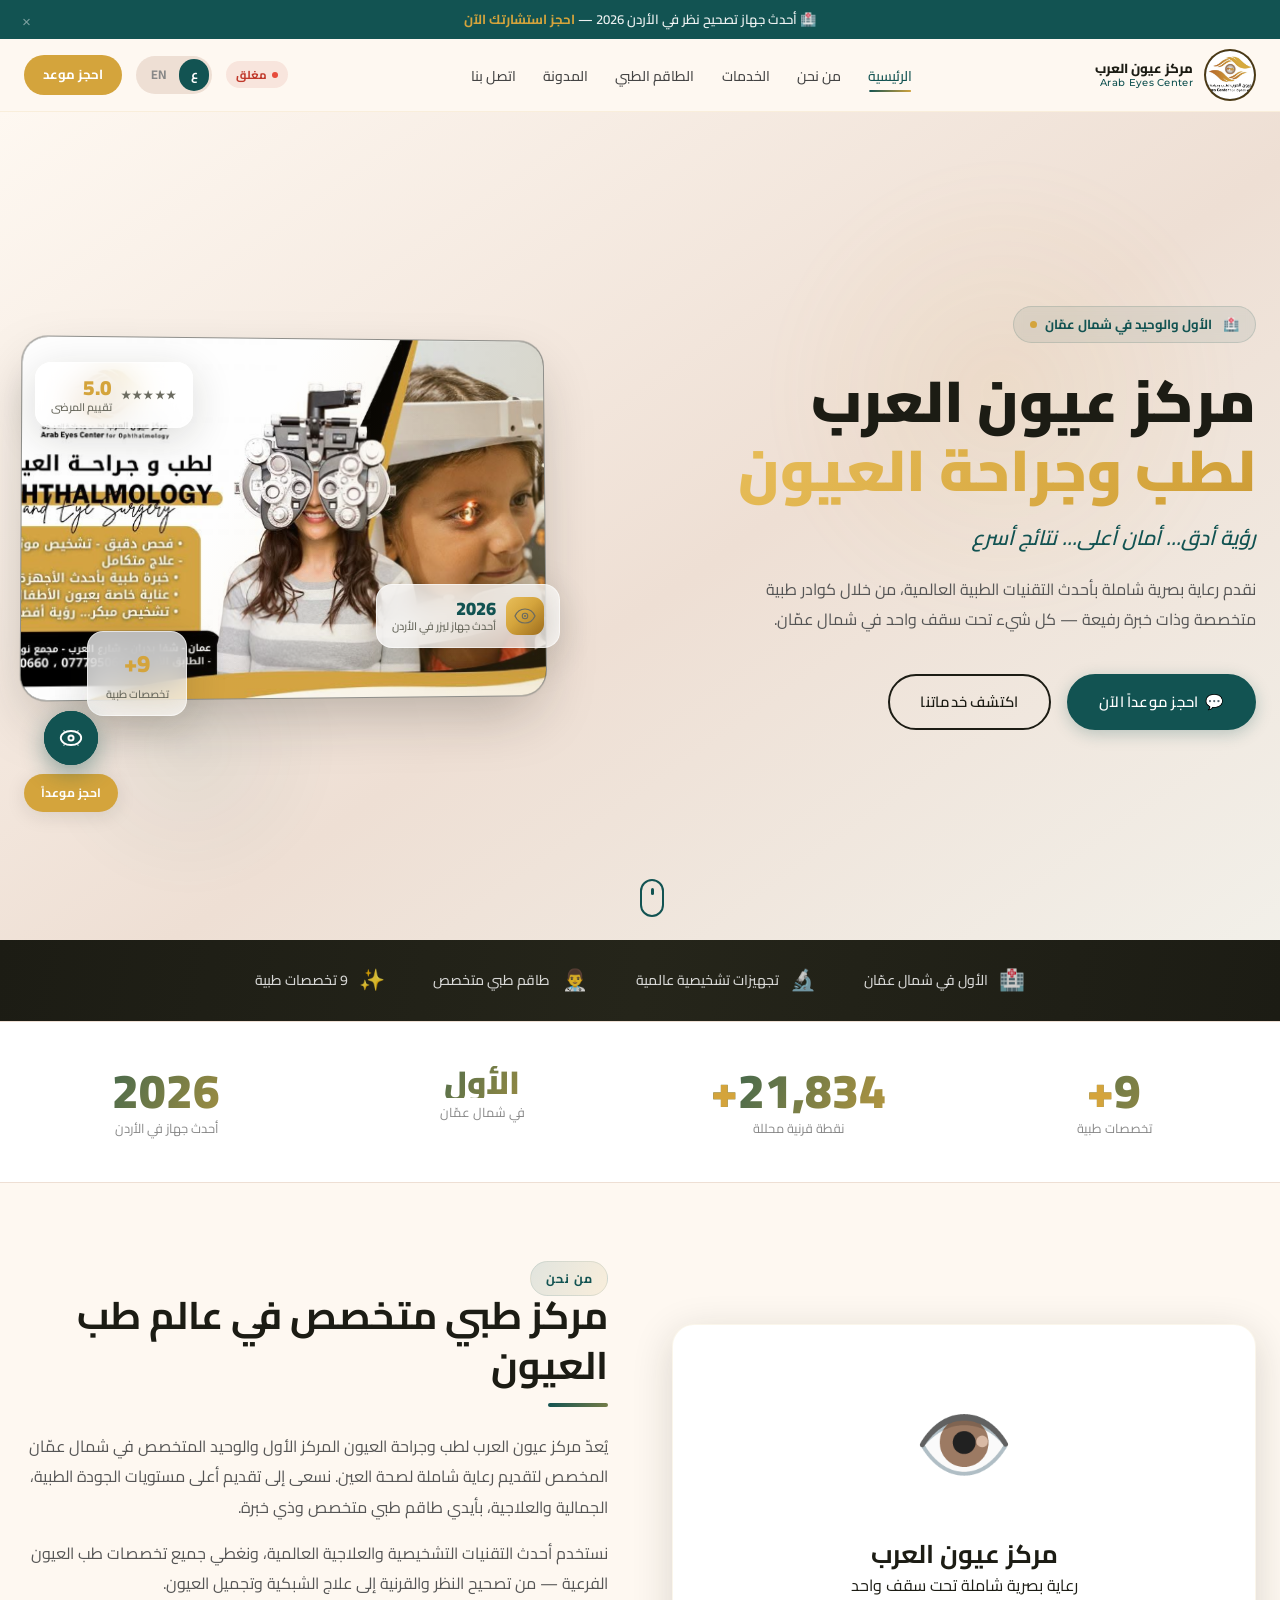
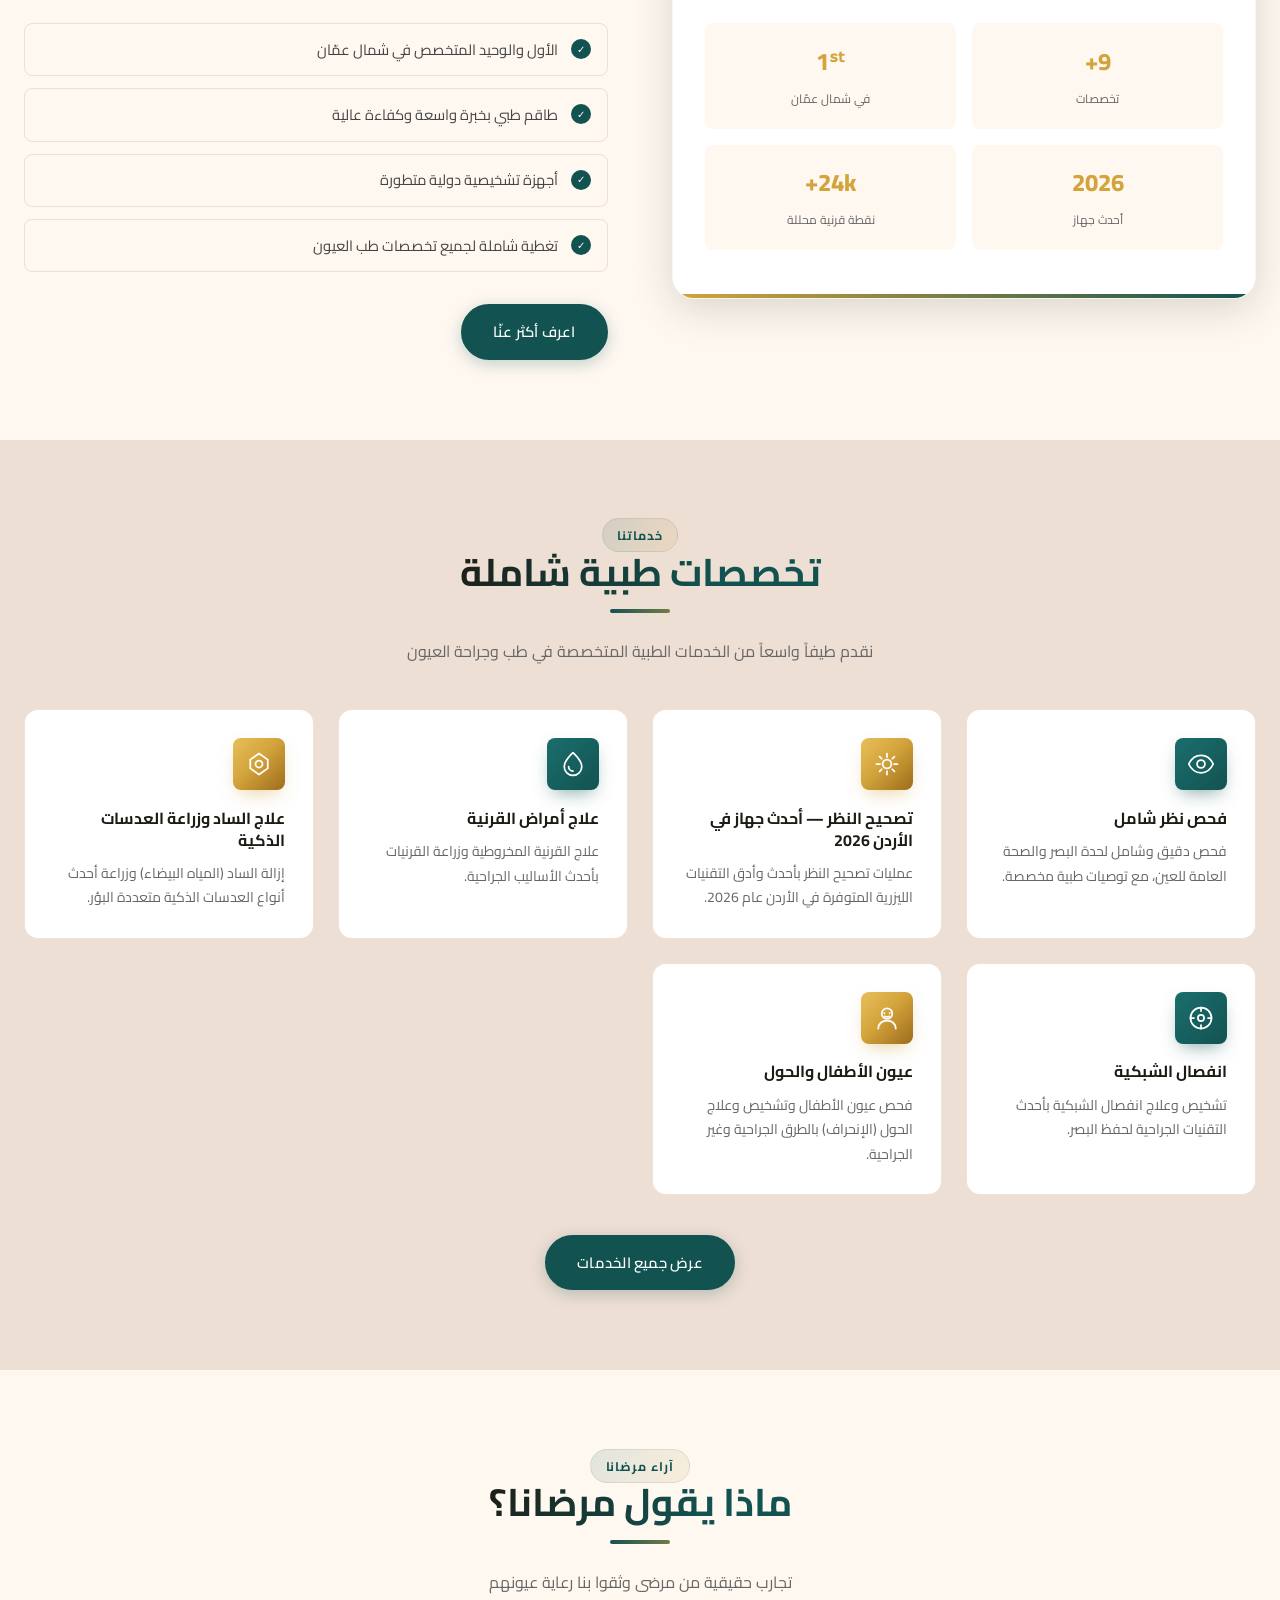
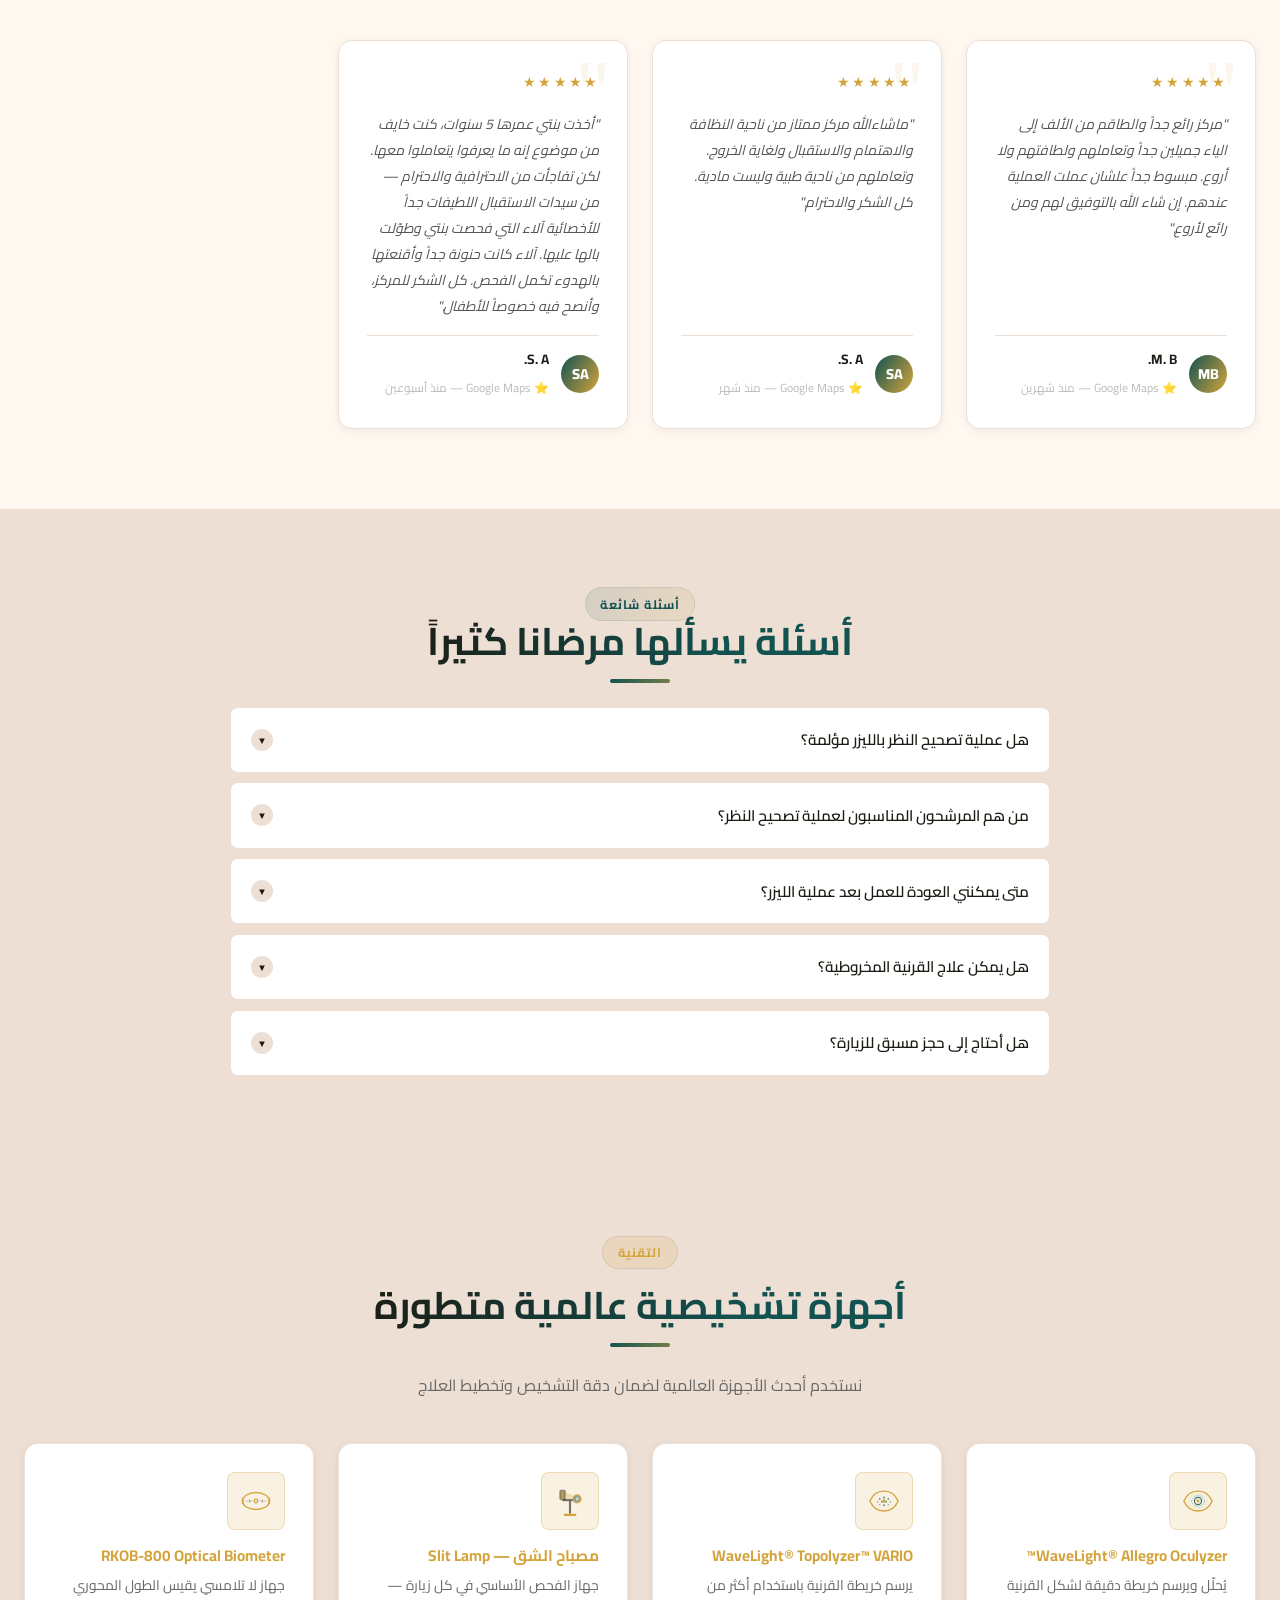
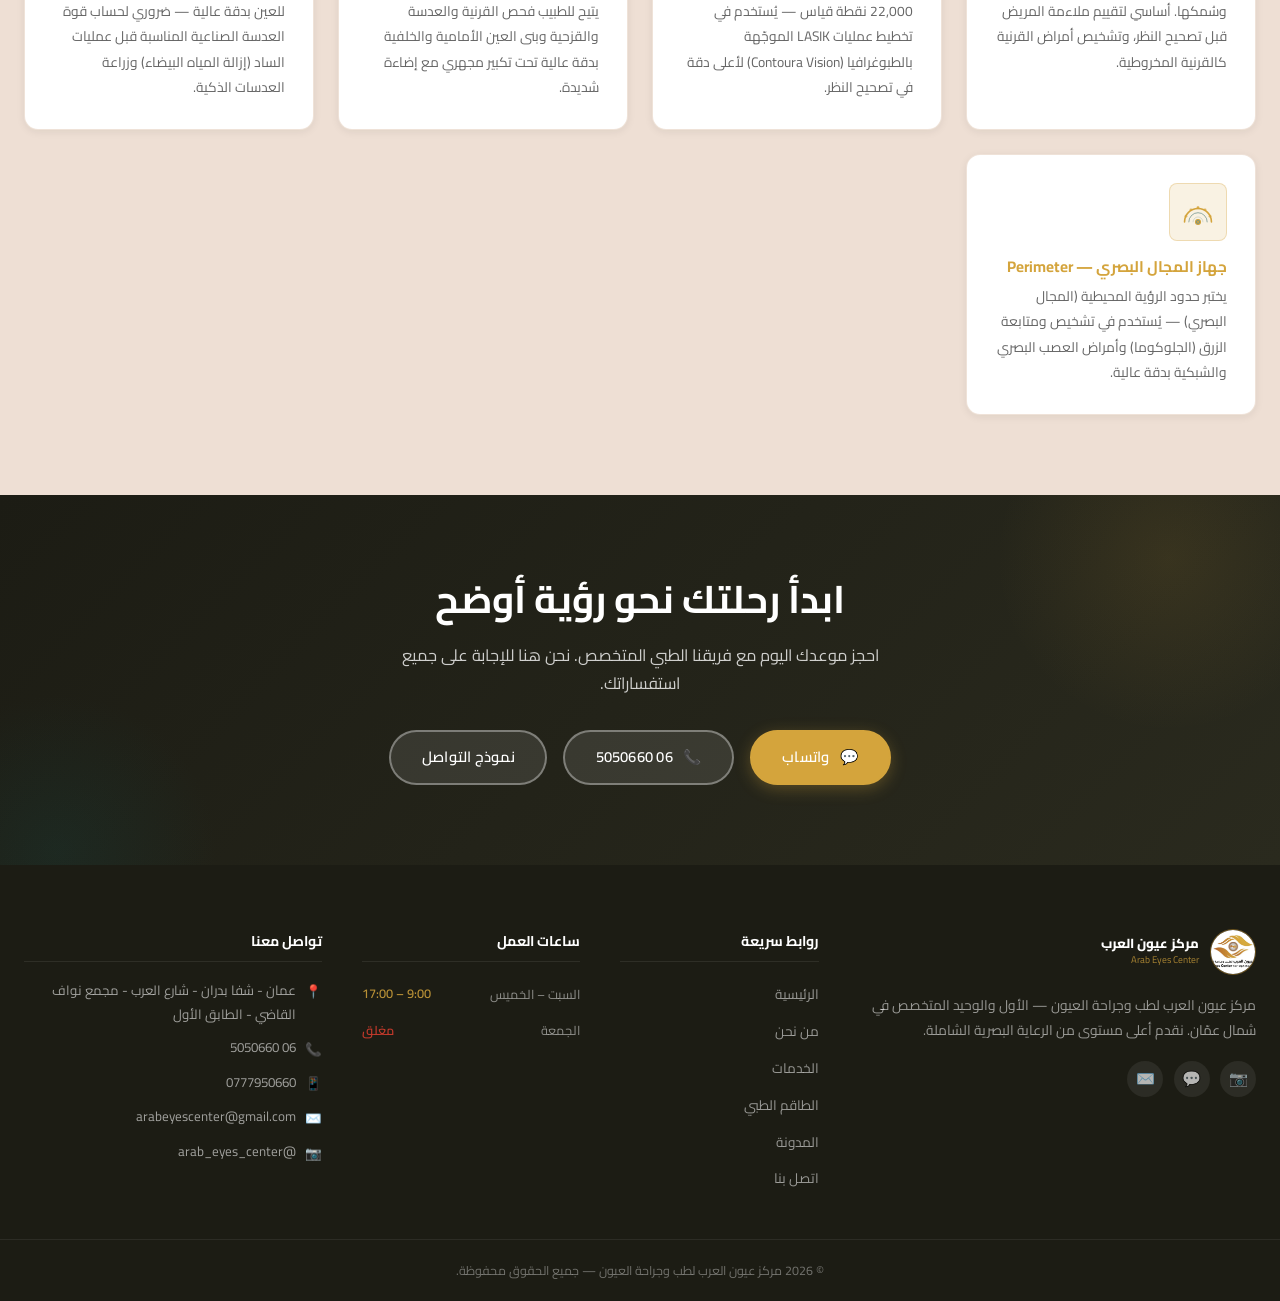
<file: index.html>
﻿<!DOCTYPE html>
<html lang="ar" dir="rtl">
<head>
  <meta charset="UTF-8" />
  <meta name="viewport" content="width=device-width, initial-scale=1.0, viewport-fit=cover" />
  <meta name="description" content="مركز عيون العرب لطب وجراحة العيون — الأول والوحيد المتخصص في شمال عمّان. 9+ تخصصات: تصحيح النظر، الليزر، القرنية، الساد، الشبكية. احجز موعدك اليوم." />
  <meta name="robots" content="index, follow, max-snippet:-1, max-image-preview:large, max-video-preview:-1" />
  <meta name="author" content="مركز عيون العرب" />
  <meta name="keywords" content="عيون العرب, طب العيون, جراحة العيون, عمان, شفا بدران, تصحيح النظر, ليزر العيون, قرنية, ساد, شبكية, زرع عدسات, تجميل العيون, ophthalmology, eye surgery, eye clinic, Amman, Jordan, Shafa Badran, LASIK, cataract, retina, cornea" />
  <meta name="theme-color" content="#0a4a7e" />
  <meta name="geo.region" content="JO-AM" />
  <meta name="geo.placename" content="شفا بدران، عمّان، الأردن" />
  <meta name="geo.position" content="32.0660;35.8647" />
  <meta name="ICBM" content="32.0660, 35.8647" />
  <!-- Canonical -->
  <link rel="canonical" href="https://www.arabeyescenter.com/" />
  <!-- Open Graph -->
  <meta property="og:type"              content="website" />
  <meta property="og:locale"            content="ar_JO" />
  <meta property="og:locale:alternate"  content="en_US" />
  <meta property="og:site_name"         content="مركز عيون العرب | Arab Eyes Center" />
  <meta property="og:url"               content="https://www.arabeyescenter.com/" />
  <meta property="og:title"             content="مركز عيون العرب لطب وجراحة العيون | Arab Eyes Center" />
  <meta property="og:description"       content="الأول والوحيد المتخصص في شمال عمّان. 9+ تخصصات طبية، أحدث جهاز ليزر في الأردن 2026. احجز موعدك الآن." />
  <meta property="og:image"             content="https://www.arabeyescenter.com/images/center.jpg" />
  <meta property="og:image:alt"         content="مركز عيون العرب لطب وجراحة العيون — شفا بدران، عمّان" />
  <meta property="og:image:type"        content="image/jpeg" />
  <!-- Twitter Card -->
  <meta name="twitter:card"        content="summary_large_image" />
  <meta name="twitter:site"        content="@arab_eyes_center" />
  <meta name="twitter:title"       content="مركز عيون العرب | Arab Eyes Center" />
  <meta name="twitter:description" content="الأول والوحيد في شمال عمّان — 9+ تخصصات طبية وأحدث تقنيات الليزر 2026." />
  <meta name="twitter:image"       content="https://www.arabeyescenter.com/images/center.jpg" />
  <meta name="twitter:image:alt"   content="مركز عيون العرب لطب وجراحة العيون — شفا بدران، عمّان" />
  <title>مركز عيون العرب | Arab Eyes Center — طب وجراحة العيون في عمان</title>
  <link rel="preconnect" href="https://fonts.googleapis.com" />
  <link rel="preconnect" href="https://fonts.gstatic.com" crossorigin />
  <link href="https://fonts.googleapis.com/css2?family=Cairo:wght@300;400;600;700;900&family=Montserrat:wght@300;400;500;600;700;800&display=swap" rel="stylesheet" />
  <link rel="icon" type="image/jpeg" href="images/logo.jpg" />
  <link rel="stylesheet" href="css/styles.css" />
  <!-- Prevent language-flash -->
  <script>(function(){var l=localStorage.getItem('aec-lang')||'ar';document.documentElement.setAttribute('lang',l);document.documentElement.setAttribute('dir',l==='ar'?'rtl':'ltr');})();</script>
  <!-- Structured Data -->
  <script type="application/ld+json">
  {
    "@context": "https://schema.org",
    "@type": ["MedicalClinic", "LocalBusiness"],
    "name": "مركز عيون العرب لطب وجراحة العيون",
    "alternateName": "Arab Eyes Center for Ophthalmology",
    "description": "الأول والوحيد المتخصص في شمال عمان في طب وجراحة العيون — 9 تخصصات طبية وأحدث تقنيات الليزر 2026.",
    "url": "https://www.arabeyescenter.com/",
    "telephone": ["+96265050660", "+962777950660"],
    "email": "arabeyescenter@gmail.com",
    "image": "https://www.arabeyescenter.com/images/center.jpg",
    "logo": "https://www.arabeyescenter.com/images/logo.jpg",
    "address": {
      "@type": "PostalAddress",
      "streetAddress": "شارع العرب، مجمع نواف القاضي، الطابق الأول",
      "addressLocality": "شفا بدران",
      "addressRegion": "عمان",
      "addressCountry": "JO"
    },
    "geo": {
      "@type": "GeoCoordinates",
      "latitude": 32.0660,
      "longitude": 35.8647
    },
    "openingHoursSpecification": [
      { "@type": "OpeningHoursSpecification",
        "dayOfWeek": ["Saturday","Sunday","Monday","Tuesday","Wednesday","Thursday"],
        "opens": "09:00", "closes": "17:00" }
    ],
    "medicalSpecialty": "Ophthalmology",
    "priceRange": "$$",
    "currenciesAccepted": "JOD",
    "paymentAccepted": "Cash, Credit Card",
    "sameAs": [
      "https://www.instagram.com/arab_eyes_center/"
    ],
    "hasMap": "https://maps.app.goo.gl/nyVfJ6Hvw6DiHrig6"
  }
  </script>
</head>
<body>

<!-- ══════════════ NAVBAR ══════════════ -->
<nav class="navbar">
  <div class="nav-container">
    <a href="index.html" class="nav-logo" aria-label="Arab Eyes Center Home">
      <div class="logo-img-wrap">
        <img src="images/logo.jpg" alt="شعار مركز عيون العرب" />
      </div>
      <div class="logo-text-wrap">
        <span class="logo-ar">مركز عيون العرب</span>
        <span class="logo-en">Arab Eyes Center</span>
      </div>
    </a>

    <ul class="nav-links" role="list">
      <li><a href="index.html"    data-ar="الرئيسية"    data-en="Home">الرئيسية</a></li>
      <li><a href="about.html"    data-ar="من نحن"       data-en="About Us">من نحن</a></li>
      <li><a href="services.html" data-ar="الخدمات"      data-en="Services">الخدمات</a></li>
      <li><a href="team.html"     data-ar="الطاقم الطبي" data-en="Medical Team">الطاقم الطبي</a></li>
      <li><a href="blog.html"     data-ar="المدونة"      data-en="Blog">المدونة</a></li>
      <li><a href="contact.html"  data-ar="اتصل بنا"     data-en="Contact">اتصل بنا</a></li>
    </ul>

    <div class="nav-right">
      <div class="lang-toggle" role="group" aria-label="Language toggle">
        <button class="lang-btn" data-lang="ar" aria-label="Arabic">ع</button>
        <button class="lang-btn" data-lang="en" aria-label="English">EN</button>
      </div>
      <a href="https://wa.me/962777950660" class="nav-book-btn" target="_blank" rel="noopener">احجز موعد</a>
      <button class="menu-toggle" aria-label="Toggle navigation">
        <span></span><span></span><span></span>
      </button>
    </div>
  </div>
</nav>

<!-- ══════════════ HERO ══════════════ -->
<section class="hero" aria-label="Hero" id="main-content">
  <div class="hero-inner">
    <div class="hero-text">
      <div class="hero-badge">
        🏥&nbsp;<span class="lang-ar">الأول والوحيد في شمال عمّان</span><span class="lang-en">First &amp; Only in North Amman</span>
      </div>

      <h1>
        <div class="lang-ar">مركز عيون العرب<br><span class="gold">لطب وجراحة العيون</span></div>
        <div class="lang-en">Arab Eyes Center<br><span class="gold">for Ophthalmology</span></div>
      </h1>

      <p class="hero-tagline">
        <span class="lang-ar">رؤية أدق... أمان أعلى... نتائج أسرع</span>
        <span class="lang-en">Sharper Vision, Greater Safety, Faster Results</span>
      </p>

      <p class="hero-desc">
        <span class="lang-ar">نقدم رعاية بصرية شاملة بأحدث التقنيات الطبية العالمية، من خلال كوادر طبية متخصصة وذات خبرة رفيعة — كل شيء تحت سقف واحد في شمال عمّان.</span>
        <span class="lang-en">We provide comprehensive eye care using the latest global medical technologies, delivered by a highly specialized and experienced team — all under one roof in north Amman.</span>
      </p>

      <div class="hero-cta">
        <a href="https://wa.me/962777950660" class="btn btn-primary" target="_blank" rel="noopener">
          <span>💬</span>
          <span class="lang-ar">احجز موعداً الآن</span>
          <span class="lang-en">Book Appointment Now</span>
        </a>
        <a href="services.html" class="btn btn-outline">
          <span class="lang-ar">اكتشف خدماتنا</span>
          <span class="lang-en">Explore Our Services</span>
        </a>
      </div>
    </div>

    <!-- Desktop visual — premium photo card -->
    <div class="hero-visual" aria-hidden="true">
      <div class="hero-photo">
        <img src="images/center.jpg" alt="" loading="eager" fetchpriority="high" />
        <span class="hero-photo-glow"></span>
      </div>

      <!-- Floating glass badge: rating -->
      <div class="hero-float hero-float-rating">
        <span class="hf-stars">★★★★★</span>
        <div class="hf-text">
          <strong>5.0</strong>
          <span class="lang-ar">تقييم المرضى</span>
          <span class="lang-en">Patient rating</span>
        </div>
      </div>

      <!-- Floating glass badge: device -->
      <div class="hero-float hero-float-device">
        <span class="hf-icon">
          <svg viewBox="0 0 48 48" fill="none" xmlns="http://www.w3.org/2000/svg">
            <path d="M4 24C8 15 15 10 24 10C33 10 40 15 44 24C40 33 33 38 24 38C15 38 8 33 4 24Z" stroke="currentColor" stroke-width="2.4" fill="none"/>
            <circle cx="24" cy="24" r="5.5" stroke="currentColor" stroke-width="2.2" fill="none"/>
            <circle cx="24" cy="24" r="2" fill="currentColor"/>
          </svg>
        </span>
        <div class="hf-text">
          <strong>2026</strong>
          <span class="lang-ar">أحدث جهاز ليزر في الأردن</span>
          <span class="lang-en">Newest laser in Jordan</span>
        </div>
      </div>

      <!-- Floating glass badge: specialties -->
      <div class="hero-float hero-float-spec">
        <strong>9+</strong>
        <span class="lang-ar">تخصصات طبية</span>
        <span class="lang-en">Specialties</span>
      </div>
    </div>
  </div>

  <!-- Scroll cue -->
  <a href="#trust-strip" class="hero-scroll-cue" aria-label="Scroll down">
    <span class="hsc-mouse"><span class="hsc-wheel"></span></span>
  </a>
</section>

<!-- ══════════════ TRUST STRIP ══════════════ -->
<div class="trust-strip" id="trust-strip" aria-label="Key highlights">
  <div class="trust-inner">
    <div class="trust-item">
      <span class="ti">🏥</span>
      <span class="lang-ar">الأول في شمال عمّان</span>
      <span class="lang-en">First in North Amman</span>
    </div>
    <div class="trust-item">
      <span class="ti">🔬</span>
      <span class="lang-ar">تجهيزات تشخيصية عالمية</span>
      <span class="lang-en">World-class diagnostics</span>
    </div>
    <div class="trust-item">
      <span class="ti">👨‍⚕️</span>
      <span class="lang-ar">طاقم طبي متخصص</span>
      <span class="lang-en">Specialist medical team</span>
    </div>
    <div class="trust-item">
      <span class="ti">✨</span>
      <span class="lang-ar">9 تخصصات طبية</span>
      <span class="lang-en">9 Medical specialties</span>
    </div>
  </div>
</div>

<!-- ══════════════ STATS COUNTER ══════════════ -->
<div class="stats-strip" aria-label="Key statistics">
  <div class="stats-strip-inner">
    <div class="ctr-item">
      <span class="ctr-num" data-count="9" data-suffix="+">9<span class="ctr-suffix">+</span></span>
      <span class="ctr-lbl">
        <span class="lang-ar">تخصصات طبية</span>
        <span class="lang-en">Medical Specialties</span>
      </span>
    </div>
    <div class="ctr-item">
      <span class="ctr-num" data-count="22000" data-suffix="+">22,000<span class="ctr-suffix">+</span></span>
      <span class="ctr-lbl">
        <span class="lang-ar">نقطة قرنية محللة</span>
        <span class="lang-en">Corneal Data Points</span>
      </span>
    </div>
    <div class="ctr-item">
      <span class="ctr-num" style="font-size:clamp(1.3rem,3vw,2rem);">
        <span class="lang-ar">الأول</span>
        <span class="lang-en">1st</span>
      </span>
      <span class="ctr-lbl">
        <span class="lang-ar">في شمال عمّان</span>
        <span class="lang-en">in North Amman</span>
      </span>
    </div>
    <div class="ctr-item">
      <span class="ctr-num">2026<span class="ctr-suffix"></span></span>
      <span class="ctr-lbl">
        <span class="lang-ar">أحدث جهاز في الأردن</span>
        <span class="lang-en">Latest Device in Jordan</span>
      </span>
    </div>
  </div>
</div>

<!-- ══════════════ ABOUT SNIPPET ══════════════ -->
<section class="section" aria-labelledby="about-heading">
  <div class="container">
    <div class="about-snippet-grid">

      <!-- Visual -->
      <div class="about-visual-box" aria-hidden="true">
        <span class="eye-big">👁️</span>
        <div class="lang-ar"><h3>مركز عيون العرب</h3><p>رعاية بصرية شاملة تحت سقف واحد</p></div>
        <div class="lang-en"><h3>Arab Eyes Center</h3><p>Comprehensive eye care under one roof</p></div>
        <div class="about-stats-grid">
          <div class="about-stat">
            <span class="num">9+</span>
            <div class="lang-ar"><span class="lbl">تخصصات</span></div>
            <div class="lang-en"><span class="lbl">Specialties</span></div>
          </div>
          <div class="about-stat">
            <span class="num">1ˢᵗ</span>
            <div class="lang-ar"><span class="lbl">في شمال عمّان</span></div>
            <div class="lang-en"><span class="lbl">in N. Amman</span></div>
          </div>
          <div class="about-stat">
            <span class="num">2026</span>
            <div class="lang-ar"><span class="lbl">أحدث جهاز</span></div>
            <div class="lang-en"><span class="lbl">Latest device</span></div>
          </div>
          <div class="about-stat">
            <span class="num">24k+</span>
            <div class="lang-ar"><span class="lbl">نقطة قرنية محللة</span></div>
            <div class="lang-en"><span class="lbl">Corneal data points</span></div>
          </div>
        </div>
      </div>

      <!-- Text -->
      <div class="about-text" id="about-heading">
        <span class="section-tag lang-ar">من نحن</span>
        <span class="section-tag lang-en">About Us</span>
        <h2>
          <span class="lang-ar">مركز طبي متخصص في عالم طب العيون</span>
          <span class="lang-en">A Specialized Center in the World of Eye Care</span>
        </h2>
        <div class="divider"></div>
        <div class="lang-ar">
          <p>يُعدّ مركز عيون العرب لطب وجراحة العيون المركز الأول والوحيد المتخصص في شمال عمّان المخصص لتقديم رعاية شاملة لصحة العين. نسعى إلى تقديم أعلى مستويات الجودة الطبية، الجمالية والعلاجية، بأيدي طاقم طبي متخصص وذي خبرة.</p>
          <p>نستخدم أحدث التقنيات التشخيصية والعلاجية العالمية، ونغطي جميع تخصصات طب العيون الفرعية — من تصحيح النظر والقرنية إلى علاج الشبكية وتجميل العيون.</p>
        </div>
        <div class="lang-en">
          <p>Arab Eyes Center for Ophthalmology is the first and only specialized eye care center in north Amman, dedicated to delivering comprehensive eye health services. We strive for the highest levels of medical quality, both aesthetic and therapeutic, backed by a highly qualified and experienced medical team.</p>
          <p>We employ the latest global diagnostic and therapeutic technologies, covering all ophthalmology subspecialties — from vision correction and corneal care to retinal treatment and oculoplastic procedures.</p>
        </div>

        <div class="value-list">
          <div class="value-item">
            <span class="value-check">✓</span>
            <span class="lang-ar">الأول والوحيد المتخصص في شمال عمّان</span>
            <span class="lang-en">First &amp; only specialized center in north Amman</span>
          </div>
          <div class="value-item">
            <span class="value-check">✓</span>
            <span class="lang-ar">طاقم طبي بخبرة واسعة وكفاءة عالية</span>
            <span class="lang-en">Highly experienced and qualified medical team</span>
          </div>
          <div class="value-item">
            <span class="value-check">✓</span>
            <span class="lang-ar">أجهزة تشخيصية دولية متطورة</span>
            <span class="lang-en">Advanced international diagnostic equipment</span>
          </div>
          <div class="value-item">
            <span class="value-check">✓</span>
            <span class="lang-ar">تغطية شاملة لجميع تخصصات طب العيون</span>
            <span class="lang-en">All eye care subspecialties under one roof</span>
          </div>
        </div>

        <div style="margin-top:2rem;">
          <a href="about.html" class="btn btn-primary">
            <span class="lang-ar">اعرف أكثر عنّا</span>
            <span class="lang-en">Learn More About Us</span>
          </a>
        </div>
      </div>

    </div>
  </div>
</section>

<!-- ══════════════ FEATURED SERVICES ══════════════ -->
<section class="section section-alt" aria-labelledby="services-heading">
  <div class="container">
    <div class="text-center">
      <span class="section-tag lang-ar">خدماتنا</span>
      <span class="section-tag lang-en">Our Services</span>
      <h2 class="section-title" id="services-heading">
        <span class="lang-ar">تخصصات طبية شاملة</span>
        <span class="lang-en">Comprehensive Medical Specialties</span>
      </h2>
      <div class="divider"></div>
      <p class="section-subtitle">
        <span class="lang-ar">نقدم طيفاً واسعاً من الخدمات الطبية المتخصصة في طب وجراحة العيون</span>
        <span class="lang-en">We offer a wide spectrum of specialized ophthalmology and eye surgery services</span>
      </p>
    </div>

    <div class="services-grid">

      <div class="service-card">
        <div class="service-icon">
          <svg viewBox="0 0 32 32" fill="none" stroke="currentColor" stroke-width="2" stroke-linecap="round" stroke-linejoin="round" xmlns="http://www.w3.org/2000/svg">
            <path d="M2 16C5 9.5 10 6 16 6C22 6 27 9.5 30 16C27 22.5 22 26 16 26C10 26 5 22.5 2 16Z"/>
            <circle cx="16" cy="16" r="4.5"/>
          </svg>
        </div>
        <h3><span class="lang-ar">فحص نظر شامل</span><span class="lang-en">Comprehensive Eye Examination</span></h3>
        <p><span class="lang-ar">فحص دقيق وشامل لحدة البصر والصحة العامة للعين، مع توصيات طبية مخصصة.</span><span class="lang-en">Detailed and comprehensive assessment of visual acuity and overall eye health, with personalized medical recommendations.</span></p>
      </div>

      <div class="service-card">
        <div class="service-icon">
          <svg viewBox="0 0 32 32" fill="none" stroke="currentColor" stroke-width="2" stroke-linecap="round" stroke-linejoin="round" xmlns="http://www.w3.org/2000/svg">
            <path d="M16 4V8M16 24V28M4 16H8M24 16H28M7.5 7.5L10 10M22 22L24.5 24.5M24.5 7.5L22 10M10 22L7.5 24.5"/>
            <circle cx="16" cy="16" r="5"/>
          </svg>
        </div>
        <h3><span class="lang-ar">تصحيح النظر — أحدث جهاز في الأردن 2026</span><span class="lang-en">Vision Correction — Latest Device in Jordan 2026</span></h3>
        <p><span class="lang-ar">عمليات تصحيح النظر بأحدث وأدق التقنيات الليزرية المتوفرة في الأردن عام 2026.</span><span class="lang-en">Vision correction procedures using the most advanced laser technology available in Jordan in 2026.</span></p>
      </div>

      <div class="service-card">
        <div class="service-icon">
          <svg viewBox="0 0 32 32" fill="none" stroke="currentColor" stroke-width="2" stroke-linecap="round" stroke-linejoin="round" xmlns="http://www.w3.org/2000/svg">
            <path d="M16 3C16 3 6 12 6 19A10 10 0 0 0 26 19C26 12 16 3 16 3Z"/>
            <path d="M11 19A5 5 0 0 0 16 24"/>
          </svg>
        </div>
        <h3><span class="lang-ar">علاج أمراض القرنية</span><span class="lang-en">Corneal Disease Treatment</span></h3>
        <p><span class="lang-ar">علاج القرنية المخروطية وزراعة القرنيات بأحدث الأساليب الجراحية.</span><span class="lang-en">Treatment of keratoconus and corneal transplants using the latest surgical techniques.</span></p>
      </div>

      <div class="service-card">
        <div class="service-icon">
          <svg viewBox="0 0 32 32" fill="none" stroke="currentColor" stroke-width="2" stroke-linecap="round" stroke-linejoin="round" xmlns="http://www.w3.org/2000/svg">
            <path d="M16 4L26 11V21L16 28L6 21V11L16 4Z"/>
            <circle cx="16" cy="16" r="4"/>
          </svg>
        </div>
        <h3><span class="lang-ar">علاج الساد وزراعة العدسات الذكية</span><span class="lang-en">Cataract &amp; Smart Lens Implants</span></h3>
        <p><span class="lang-ar">إزالة الساد (المياه البيضاء) وزراعة أحدث أنواع العدسات الذكية متعددة البؤر.</span><span class="lang-en">Cataract removal and implantation of the latest premium multifocal and smart intraocular lenses.</span></p>
      </div>

      <div class="service-card">
        <div class="service-icon">
          <svg viewBox="0 0 32 32" fill="none" stroke="currentColor" stroke-width="2" stroke-linecap="round" stroke-linejoin="round" xmlns="http://www.w3.org/2000/svg">
            <circle cx="16" cy="16" r="12"/>
            <circle cx="16" cy="16" r="3.5"/>
            <path d="M16 4V8M16 24V28M4 16H8M24 16H28"/>
          </svg>
        </div>
        <h3><span class="lang-ar">انفصال الشبكية</span><span class="lang-en">Retinal Detachment Treatment</span></h3>
        <p><span class="lang-ar">تشخيص وعلاج انفصال الشبكية بأحدث التقنيات الجراحية لحفظ البصر.</span><span class="lang-en">Diagnosis and surgical treatment of retinal detachment using advanced techniques to preserve vision.</span></p>
      </div>

      <div class="service-card">
        <div class="service-icon">
          <svg viewBox="0 0 32 32" fill="none" stroke="currentColor" stroke-width="2" stroke-linecap="round" stroke-linejoin="round" xmlns="http://www.w3.org/2000/svg">
            <circle cx="16" cy="11" r="6"/>
            <path d="M13 10.5H13.01M19 10.5H19.01M13.5 14C14.5 15 17.5 15 18.5 14"/>
            <path d="M6 28C6 22.5 10.5 19 16 19C21.5 19 26 22.5 26 28"/>
          </svg>
        </div>
        <h3><span class="lang-ar">عيون الأطفال والحول</span><span class="lang-en">Pediatric Eye Care &amp; Strabismus</span></h3>
        <p><span class="lang-ar">فحص عيون الأطفال وتشخيص وعلاج الحول (الإنحراف) بالطرق الجراحية وغير الجراحية.</span><span class="lang-en">Children's eye exams and comprehensive diagnosis and treatment of strabismus (squint) using surgical and non-surgical methods.</span></p>
      </div>

    </div>

    <div class="text-center" style="margin-top:2.5rem;">
      <a href="services.html" class="btn btn-primary">
        <span class="lang-ar">عرض جميع الخدمات</span>
        <span class="lang-en">View All Services</span>
      </a>
    </div>
  </div>
</section>

<!-- ══════════════ TESTIMONIALS ══════════════ -->
<section class="section" aria-labelledby="testimonials-heading">
  <div class="container">
    <div class="text-center">
      <span class="section-tag lang-ar">آراء مرضانا</span>
      <span class="section-tag lang-en">Patient Reviews</span>
      <h2 class="section-title" id="testimonials-heading">
        <span class="lang-ar">ماذا يقول مرضانا؟</span>
        <span class="lang-en">What Our Patients Say</span>
      </h2>
      <div class="divider"></div>
      <p class="section-subtitle">
        <span class="lang-ar">تجارب حقيقية من مرضى وثقوا بنا رعاية عيونهم</span>
        <span class="lang-en">Real experiences from patients who trusted us with their eye care</span>
      </p>
    </div>

    <div class="testimonials-grid">
      <!-- Review 1: Mohammad Banisalman -->
      <div class="testimonial-card">
        <div class="t-stars">★★★★★</div>
        <div class="t-quote" style="border:none;padding:0;color:#555;font-style:italic;font-size:.88rem;">
          <span class="lang-ar">"مركز رائع جداً والطاقم من الألف إلى الياء جميلين جداً وتعاملهم ولطافتهم ولا أروع. مبسوط جداً علشان عملت العملية عندهم. إن شاء الله بالتوفيق لهم ومن رائع لأروع."</span>
          <span class="lang-en">"Amazing center and the entire team is wonderful — their kindness and professionalism are unmatched. Very happy I had my surgery here. Wishing them all the best and continued success."</span>
        </div>
        <div class="t-reviewer">
          <div class="t-avatar">MB</div>
          <div>
            <span class="t-name">M. B.</span>
            <span class="t-service lang-ar">⭐ Google Maps — منذ شهرين</span>
            <span class="t-service lang-en">⭐ Google Maps — 2 months ago</span>
          </div>
        </div>
      </div>

      <!-- Review 2: samh alkarimeh -->
      <div class="testimonial-card">
        <div class="t-stars">★★★★★</div>
        <div class="t-quote" style="border:none;padding:0;color:#555;font-style:italic;font-size:.88rem;">
          <span class="lang-ar">"ماشاءالله مركز ممتاز من ناحية النظافة والاهتمام والاستقبال ولغاية الخروج. وتعاملهم من ناحية طبية وليست مادية. كل الشكر والاحترام."</span>
          <span class="lang-en">"MashaAllah, excellent center in terms of cleanliness, care and reception from start to finish. Their approach is medical, not just commercial. All respect and thanks."</span>
        </div>
        <div class="t-reviewer">
          <div class="t-avatar">SA</div>
          <div>
            <span class="t-name">S. A.</span>
            <span class="t-service lang-ar">⭐ Google Maps — منذ شهر</span>
            <span class="t-service lang-en">⭐ Google Maps — 1 month ago</span>
          </div>
        </div>
      </div>

      <!-- Review 3: Sultan Al-Hamadnah -->
      <div class="testimonial-card">
        <div class="t-stars">★★★★★</div>
        <div class="t-quote" style="border:none;padding:0;color:#555;font-style:italic;font-size:.88rem;">
          <span class="lang-ar">"أخذت بنتي عمرها 5 سنوات، كنت خايف من موضوع إنه ما يعرفوا يتعاملوا معها. لكن تفاجأت من الاحترافية والاحترام — من سيدات الاستقبال اللطيفات جداً للأخصائية آلاء التي فحصت بنتي وطوّلت بالها عليها. آلاء كانت حنونة جداً وأقنعتها بالهدوء تكمل الفحص. كل الشكر للمركز، وأنصح فيه خصوصاً للأطفال."</span>
          <span class="lang-en">"I brought my 5-year-old daughter, worried they wouldn't know how to handle her. I was amazed by the professionalism — from the wonderful reception ladies to specialist Alaa who examined my daughter with great patience. Alaa was so kind and gently convinced her to complete the exam. Highly recommend, especially for children."</span>
        </div>
        <div class="t-reviewer">
          <div class="t-avatar">SA</div>
          <div>
            <span class="t-name">S. A.</span>
            <span class="t-service lang-ar">⭐ Google Maps — منذ أسبوعين</span>
            <span class="t-service lang-en">⭐ Google Maps — 2 weeks ago</span>
          </div>
        </div>
      </div>
    </div>
  </div>
</section>

<!-- ══════════════ FAQ ══════════════ -->
<section class="section section-alt" aria-labelledby="faq-heading">
  <div class="container">
    <div class="text-center">
      <span class="section-tag lang-ar">أسئلة شائعة</span>
      <span class="section-tag lang-en">FAQ</span>
      <h2 class="section-title" id="faq-heading">
        <span class="lang-ar">أسئلة يسألها مرضانا كثيراً</span>
        <span class="lang-en">Questions Patients Often Ask Us</span>
      </h2>
      <div class="divider"></div>
    </div>

    <div class="faq-list" role="list">

      <div class="faq-item" role="listitem">
        <button class="faq-q" aria-controls="faq-a1">
          <span class="lang-ar">هل عملية تصحيح النظر بالليزر مؤلمة؟</span>
          <span class="lang-en">Is laser vision correction surgery painful?</span>
          <span class="faq-chevron" aria-hidden="true">▼</span>
        </button>
        <div class="faq-a" id="faq-a1" role="region">
          <p>
            <span class="lang-ar">لا، العملية غير مؤلمة. نستخدم قطرات تخدير موضعي قبل البدء، وقد يشعر المريض فقط بضغط خفيف لثوانٍ معدودة. معظم مرضانا يصفون التجربة بأنها مريحة جداً وتنتهي خلال 10-15 دقيقة للعينين معاً.</span>
            <span class="lang-en">No, the procedure is painless. We use local anesthetic eye drops beforehand, and the patient may only feel slight pressure for a few seconds. Most of our patients describe the experience as very comfortable, and it's completed in 10–15 minutes for both eyes.</span>
          </p>
        </div>
      </div>

      <div class="faq-item" role="listitem">
        <button class="faq-q" aria-controls="faq-a2">
          <span class="lang-ar">من هم المرشحون المناسبون لعملية تصحيح النظر؟</span>
          <span class="lang-en">Who is a good candidate for vision correction surgery?</span>
          <span class="faq-chevron" aria-hidden="true">▼</span>
        </button>
        <div class="faq-a" id="faq-a2" role="region">
          <p>
            <span class="lang-ar">بشكل عام، المرشح المناسب هو من يبلغ 18 عاماً أو أكثر، مع استقرار درجة النظر لمدة عام على الأقل، وبدون أمراض قرنية أو عيون حادة. يتم تقييم ذلك بدقة عبر الفحص الشامل قبل العملية باستخدام أجهزة WaveLight لدينا.</span>
            <span class="lang-en">Generally, a good candidate is 18 years or older, with a stable prescription for at least one year, and no significant corneal or eye diseases. This is carefully evaluated through our pre-operative comprehensive exam using our WaveLight devices.</span>
          </p>
        </div>
      </div>

      <div class="faq-item" role="listitem">
        <button class="faq-q" aria-controls="faq-a3">
          <span class="lang-ar">متى يمكنني العودة للعمل بعد عملية الليزر؟</span>
          <span class="lang-en">When can I return to work after laser surgery?</span>
          <span class="faq-chevron" aria-hidden="true">▼</span>
        </button>
        <div class="faq-a" id="faq-a3" role="region">
          <p>
            <span class="lang-ar">معظم المرضى يعودون لأعمالهم المكتبية خلال يوم إلى يومين، وتتحسن الرؤية بشكل ملحوظ في أول 24-48 ساعة. تتضمن التعليمات تجنّب الأعمال الشاقة والسباحة لمدة أسبوعين. سيزودك طبيبنا بتعليمات مفصلة بعد العملية.</span>
            <span class="lang-en">Most patients return to desk work within one to two days, with vision improving significantly in the first 24–48 hours. Instructions include avoiding strenuous activity and swimming for two weeks. Your doctor will provide detailed post-operative instructions.</span>
          </p>
        </div>
      </div>

      <div class="faq-item" role="listitem">
        <button class="faq-q" aria-controls="faq-a4">
          <span class="lang-ar">هل يمكن علاج القرنية المخروطية؟</span>
          <span class="lang-en">Can keratoconus be treated?</span>
          <span class="faq-chevron" aria-hidden="true">▼</span>
        </button>
        <div class="faq-a" id="faq-a4" role="region">
          <p>
            <span class="lang-ar">نعم، خاصة عند اكتشافها مبكراً. نقدم إجراء Cross-Linking (CXL) الذي يُثبّت القرنية ويوقف تطور المرض، بالإضافة إلى طرق أخرى لتحسين الرؤية. التشخيص المبكر عبر جهاز Allegro Oculyzer لدينا هو مفتاح النجاح.</span>
            <span class="lang-en">Yes, especially when detected early. We offer Cross-Linking (CXL) which stabilizes the cornea and stops disease progression, along with other methods to improve vision. Early diagnosis using our Allegro Oculyzer device is the key to success.</span>
          </p>
        </div>
      </div>

      <div class="faq-item" role="listitem">
        <button class="faq-q" aria-controls="faq-a5">
          <span class="lang-ar">هل أحتاج إلى حجز مسبق للزيارة؟</span>
          <span class="lang-en">Do I need a prior appointment to visit?</span>
          <span class="faq-chevron" aria-hidden="true">▼</span>
        </button>
        <div class="faq-a" id="faq-a5" role="region">
          <p>
            <span class="lang-ar">يُنصح بالحجز المسبق لضمان توفر الطبيب المناسب وتجنب الانتظار. يمكنك الحجز عبر واتساب أو الاتصال بنا على 06 5050660، أو استخدام نموذج الحجز في <a href="contact.html">صفحة التواصل</a>.</span>
            <span class="lang-en">We recommend booking in advance to ensure the right doctor is available and to avoid waiting. You can book via WhatsApp, call us on 06 5050660, or use the booking form on our <a href="contact.html">contact page</a>.</span>
          </p>
        </div>
      </div>

    </div>
  </div>
</section>

<!-- ══════════════ EQUIPMENT HIGHLIGHT ══════════════ -->
<section class="section section-alt" aria-labelledby="equip-heading">
  <div class="container">
    <div class="text-center">
      <span class="section-tag" style="background:rgba(212,164,60,.15);color:var(--gold);">
        <span class="lang-ar">التقنية</span><span class="lang-en">Technology</span>
      </span>
      <h2 class="section-title" id="equip-heading">
        <span class="lang-ar">أجهزة تشخيصية عالمية متطورة</span>
        <span class="lang-en">Advanced International Diagnostic Equipment</span>
      </h2>
      <div class="divider" style="margin:0.75rem auto 1.5rem;"></div>
      <p class="section-subtitle">
        <span class="lang-ar">نستخدم أحدث الأجهزة العالمية لضمان دقة التشخيص وتخطيط العلاج</span>
        <span class="lang-en">We use the latest global devices to ensure precise diagnosis and treatment planning</span>
      </p>
    </div>
    <div class="equip-cards">

      <!-- 1. Oculyzer -->
      <div class="equip-card">
        <div class="equip-icon">
          <svg viewBox="0 0 48 48" fill="none" xmlns="http://www.w3.org/2000/svg">
            <path d="M4 24C8 15 15 10 24 10C33 10 40 15 44 24C40 33 33 38 24 38C15 38 8 33 4 24Z" stroke="#D4A43C" stroke-width="2" fill="none"/>
            <ellipse cx="24" cy="24" rx="5" ry="5" stroke="rgba(18,83,82,.8)" stroke-width="1.8" fill="none"/>
            <ellipse cx="24" cy="24" rx="9" ry="7.5" stroke="rgba(18,83,82,.45)" stroke-width="1.2" stroke-dasharray="2.5 1.5" fill="none"/>
            <ellipse cx="24" cy="24" rx="13" ry="10" stroke="rgba(18,83,82,.2)" stroke-width="1" stroke-dasharray="2 2" fill="none"/>
            <circle cx="24" cy="24" r="2" fill="#D4A43C"/>
          </svg>
        </div>
        <div>
          <p class="device-name">WaveLight® Allegro Oculyzer™</p>
          <p>
            <span class="lang-ar">يُحلّل ويرسم خريطة دقيقة لشكل القرنية وسُمكها. أساسي لتقييم ملاءمة المريض قبل تصحيح النظر، وتشخيص أمراض القرنية كالقرنية المخروطية.</span>
            <span class="lang-en">Analyzes and maps corneal shape and thickness with high precision. Essential for evaluating patient candidacy before vision correction and diagnosing conditions such as keratoconus.</span>
          </p>
        </div>
      </div>

      <!-- 2. Topolyzer VARIO -->
      <div class="equip-card">
        <div class="equip-icon">
          <svg viewBox="0 0 48 48" fill="none" xmlns="http://www.w3.org/2000/svg">
            <path d="M4 24C8 15 15 10 24 10C33 10 40 15 44 24C40 33 33 38 24 38C15 38 8 33 4 24Z" stroke="#D4A43C" stroke-width="2" fill="none"/>
            <circle cx="18" cy="21" r="1.3" fill="rgba(18,83,82,.65)"/>
            <circle cx="24" cy="19" r="1.3" fill="rgba(18,83,82,.65)"/>
            <circle cx="30" cy="21" r="1.3" fill="rgba(18,83,82,.65)"/>
            <circle cx="15" cy="25" r="1.2" fill="rgba(18,83,82,.4)"/>
            <circle cx="21" cy="25" r="1.3" fill="rgba(18,83,82,.65)"/>
            <circle cx="27" cy="25" r="1.3" fill="rgba(18,83,82,.65)"/>
            <circle cx="33" cy="25" r="1.2" fill="rgba(18,83,82,.4)"/>
            <circle cx="18" cy="29" r="1.2" fill="rgba(18,83,82,.4)"/>
            <circle cx="24" cy="30" r="1.3" fill="rgba(18,83,82,.65)"/>
            <circle cx="30" cy="29" r="1.2" fill="rgba(18,83,82,.4)"/>
            <circle cx="24" cy="24" r="2.5" fill="#D4A43C"/>
          </svg>
        </div>
        <div>
          <p class="device-name">WaveLight® Topolyzer™ VARIO</p>
          <p>
            <span class="lang-ar">يرسم خريطة القرنية باستخدام أكثر من 22,000 نقطة قياس — يُستخدم في تخطيط عمليات LASIK الموجّهة بالطبوغرافيا (Contoura Vision) لأعلى دقة في تصحيح النظر.</span>
            <span class="lang-en">Maps the cornea using over 22,000 measurement points. Used for planning topography-guided LASIK (Contoura Vision) for the highest precision in vision correction outcomes.</span>
          </p>
        </div>
      </div>

      <!-- 3. Slit Lamp -->
      <div class="equip-card">
        <div class="equip-icon">
          <svg viewBox="0 0 48 48" fill="none" xmlns="http://www.w3.org/2000/svg">
            <rect x="15" y="42" width="18" height="3" rx="1.5" fill="#D4A43C"/>
            <rect x="22.5" y="24" width="3" height="18" rx="1.5" fill="rgba(28,28,20,.6)"/>
            <rect x="13" y="21" width="16" height="3.5" rx="1.75" fill="rgba(28,28,20,.6)"/>
            <rect x="9" y="8" width="9" height="15" rx="2.5" fill="rgba(28,28,20,.5)"/>
            <line x1="13.5" y1="10" x2="13.5" y2="22" stroke="#D4A43C" stroke-width="1.8"/>
            <path d="M18 11.5 L34 19 L34 23 L18 21Z" fill="#D4A43C" opacity=".3"/>
            <circle cx="34" cy="21" r="5.5" stroke="#D4A43C" stroke-width="1.8" fill="rgba(18,83,82,.45)"/>
            <circle cx="34" cy="21" r="2" fill="rgba(255,255,255,.55)"/>
          </svg>
        </div>
        <div>
          <p class="device-name"><span class="lang-ar">مصباح الشق — Slit Lamp</span><span class="lang-en">Slit Lamp — مصباح الشق</span></p>
          <p>
            <span class="lang-ar">جهاز الفحص الأساسي في كل زيارة — يتيح للطبيب فحص القرنية والعدسة والقزحية وبنى العين الأمامية والخلفية بدقة عالية تحت تكبير مجهري مع إضاءة شديدة.</span>
            <span class="lang-en">The core examination device used in every visit — allows the doctor to examine the cornea, lens, iris, and eye structures in fine detail using high-intensity illumination and microscopic magnification.</span>
          </p>
        </div>
      </div>

      <!-- 4. Optical Biometer -->
      <div class="equip-card">
        <div class="equip-icon">
          <svg viewBox="0 0 48 48" fill="none" xmlns="http://www.w3.org/2000/svg">
            <ellipse cx="24" cy="24" rx="19" ry="12" stroke="#D4A43C" stroke-width="2" fill="none"/>
            <line x1="5" y1="24" x2="43" y2="24" stroke="rgba(28,28,20,.28)" stroke-width="1.2" stroke-dasharray="3 2"/>
            <line x1="5" y1="20" x2="5" y2="28" stroke="#D4A43C" stroke-width="2"/>
            <line x1="43" y1="20" x2="43" y2="28" stroke="#D4A43C" stroke-width="2"/>
            <line x1="15" y1="22" x2="15" y2="26" stroke="rgba(28,28,20,.5)" stroke-width="1.2"/>
            <line x1="24" y1="21" x2="24" y2="27" stroke="rgba(28,28,20,.5)" stroke-width="1.2"/>
            <line x1="33" y1="22" x2="33" y2="26" stroke="rgba(28,28,20,.5)" stroke-width="1.2"/>
            <circle cx="24" cy="24" r="3.5" fill="#D4A43C" opacity=".85"/>
            <circle cx="24" cy="24" r="1.5" fill="rgba(255,255,255,.9)"/>
          </svg>
        </div>
        <div>
          <p class="device-name">RKOB-800 Optical Biometer</p>
          <p>
            <span class="lang-ar">جهاز لا تلامسي يقيس الطول المحوري للعين بدقة عالية — ضروري لحساب قوة العدسة الصناعية المناسبة قبل عمليات الساد (إزالة المياه البيضاء) وزراعة العدسات الذكية.</span>
            <span class="lang-en">A non-contact device that precisely measures the axial length of the eye. Essential for calculating the correct intraocular lens power before cataract surgery and premium lens implantation.</span>
          </p>
        </div>
      </div>

      <!-- 5. Perimeter -->
      <div class="equip-card">
        <div class="equip-icon">
          <svg viewBox="0 0 48 48" fill="none" xmlns="http://www.w3.org/2000/svg">
            <path d="M5 38 A19 19 0 0 1 43 38" stroke="#D4A43C" stroke-width="2.2" fill="none" stroke-linecap="round"/>
            <path d="M11 38 A13 13 0 0 1 37 38" stroke="rgba(18,83,82,.45)" stroke-width="1.4" fill="none" stroke-linecap="round"/>
            <path d="M17 38 A7 7 0 0 1 31 38" stroke="rgba(18,83,82,.22)" stroke-width="1" fill="none" stroke-linecap="round"/>
            <circle cx="7" cy="30" r="2" fill="#D4A43C" opacity=".65"/>
            <circle cx="14" cy="21" r="2" fill="#D4A43C" opacity=".75"/>
            <circle cx="24" cy="18" r="2" fill="#D4A43C" opacity=".9"/>
            <circle cx="34" cy="21" r="2" fill="#D4A43C" opacity=".75"/>
            <circle cx="41" cy="30" r="2" fill="#D4A43C" opacity=".65"/>
            <circle cx="24" cy="38" r="3.5" fill="rgba(18,83,82,.6)" stroke="#D4A43C" stroke-width="1.5"/>
            <circle cx="24" cy="38" r="1.5" fill="#D4A43C"/>
          </svg>
        </div>
        <div>
          <p class="device-name"><span class="lang-ar">جهاز المجال البصري — Perimeter</span><span class="lang-en">Perimeter — Visual Field Analyzer</span></p>
          <p>
            <span class="lang-ar">يختبر حدود الرؤية المحيطية (المجال البصري) — يُستخدم في تشخيص ومتابعة الزرق (الجلوكوما) وأمراض العصب البصري والشبكية بدقة عالية.</span>
            <span class="lang-en">Tests the boundaries of peripheral vision (visual field). Used to diagnose and monitor glaucoma, optic nerve conditions, and retinal diseases with high accuracy.</span>
          </p>
        </div>
      </div>

    </div>
  </div>
</section>

<!-- ══════════════ CTA BANNER ══════════════ -->
<section class="cta-banner" aria-labelledby="cta-heading">
  <div class="container">
    <h2 id="cta-heading">
      <span class="lang-ar">ابدأ رحلتك نحو رؤية أوضح</span>
      <span class="lang-en">Start Your Journey to Clearer Vision</span>
    </h2>
    <p>
      <span class="lang-ar">احجز موعدك اليوم مع فريقنا الطبي المتخصص. نحن هنا للإجابة على جميع استفساراتك.</span>
      <span class="lang-en">Book your appointment today with our specialist medical team. We're here to answer all your questions.</span>
    </p>
    <div class="cta-buttons">
      <a href="https://wa.me/962777950660" class="btn btn-gold" target="_blank" rel="noopener">
        💬&nbsp;<span class="lang-ar">واتساب</span><span class="lang-en">WhatsApp</span>
      </a>
      <a href="tel:0665050660" class="btn btn-ghost">
        📞&nbsp;<span>06 5050660</span>
      </a>
      <a href="contact.html" class="btn btn-ghost">
        <span class="lang-ar">نموذج التواصل</span>
        <span class="lang-en">Contact Form</span>
      </a>
    </div>
  </div>
</section>

<!-- ══════════════ FOOTER ══════════════ -->
<footer class="footer">
  <div class="footer-grid">

    <!-- Brand -->
    <div class="footer-brand">
      <div class="f-logo">
        <div class="f-logo-img">
          <img src="images/logo.jpg" alt="شعار مركز عيون العرب" />
        </div>
        <div class="f-logo-txt">
          <span class="f-ar">مركز عيون العرب</span>
          <span class="f-en">Arab Eyes Center</span>
        </div>
      </div>
      <div class="lang-ar"><p>مركز عيون العرب لطب وجراحة العيون — الأول والوحيد المتخصص في شمال عمّان. نقدم أعلى مستوى من الرعاية البصرية الشاملة.</p></div>
      <div class="lang-en"><p>Arab Eyes Center for Ophthalmology — the first and only specialized eye care center in north Amman, providing the highest level of comprehensive eye care.</p></div>
      <div class="social-row">
        <a href="https://instagram.com/arab_eyes_center" class="soc-link" target="_blank" rel="noopener" aria-label="Instagram">📷</a>
        <a href="https://wa.me/962777950660" class="soc-link" target="_blank" rel="noopener" aria-label="WhatsApp">💬</a>
        <a href="mailto:arabeyescenter@gmail.com" class="soc-link" aria-label="Email">✉️</a>
      </div>
    </div>

    <!-- Quick links -->
    <div class="footer-col">
      <div class="lang-ar"><h4>روابط سريعة</h4></div>
      <div class="lang-en"><h4>Quick Links</h4></div>
      <ul class="f-links">
        <li><a href="index.html"    data-ar="الرئيسية"    data-en="Home">الرئيسية</a></li>
        <li><a href="about.html"    data-ar="من نحن"       data-en="About Us">من نحن</a></li>
        <li><a href="services.html" data-ar="الخدمات"      data-en="Services">الخدمات</a></li>
        <li><a href="team.html"     data-ar="الطاقم الطبي" data-en="Medical Team">الطاقم الطبي</a></li>
        <li><a href="blog.html"     data-ar="المدونة"      data-en="Blog">المدونة</a></li>
        <li><a href="contact.html"  data-ar="اتصل بنا"     data-en="Contact Us">اتصل بنا</a></li>
      </ul>
    </div>

    <!-- Hours -->
    <div class="footer-col">
      <div class="lang-ar"><h4>ساعات العمل</h4></div>
      <div class="lang-en"><h4>Working Hours</h4></div>
      <div class="f-hours">
        <div class="f-hour-row">
          <div class="lang-ar"><span class="d">السبت – الخميس</span></div>
          <div class="lang-en"><span class="d">Sat – Thu</span></div>
          <span class="t">9:00 – 17:00</span>
        </div>
        <div class="f-hour-row">
          <div class="lang-ar"><span class="d">الجمعة</span></div>
          <div class="lang-en"><span class="d">Friday</span></div>
          <div class="lang-ar"><span class="t cl">مغلق</span></div>
          <div class="lang-en"><span class="t cl">Closed</span></div>
        </div>
      </div>
    </div>

    <!-- Contact -->
    <div class="footer-col">
      <div class="lang-ar"><h4>تواصل معنا</h4></div>
      <div class="lang-en"><h4>Contact Us</h4></div>
      <div class="f-contact-list">
        <div class="fci">
          <span class="fci-ico">📍</span>
          <div>
            <div class="lang-ar"><span>عمان - شفا بدران - شارع العرب - مجمع نواف القاضي - الطابق الأول</span></div>
            <div class="lang-en"><span>Amman, Shafa Badran, Arab Street, Nawaf Al Qadi Complex, 1st Floor</span></div>
          </div>
        </div>
        <div class="fci"><span class="fci-ico">📞</span><a href="tel:0665050660">06 5050660</a></div>
        <div class="fci"><span class="fci-ico">📱</span><a href="tel:0777950660">0777950660</a></div>
        <div class="fci"><span class="fci-ico">✉️</span><a href="mailto:arabeyescenter@gmail.com">arabeyescenter@gmail.com</a></div>
        <div class="fci"><span class="fci-ico">📷</span><a href="https://instagram.com/arab_eyes_center" target="_blank" rel="noopener">@arab_eyes_center</a></div>
      </div>
    </div>

  </div>

  <div class="footer-bottom">
    <div class="lang-ar">© 2026 مركز عيون العرب لطب وجراحة العيون — جميع الحقوق محفوظة.</div>
    <div class="lang-en">© 2026 Arab Eyes Center for Ophthalmology — All rights reserved.</div>
  </div>
</footer>

<!-- ══════════════ FLOATING CTA ══════════════ -->
<div class="floating-wrap" aria-label="Quick contact">
  <button class="ai-fab" id="ai-fab" aria-label="فتح المساعد الذكي / Open AI Assistant">
    <svg viewBox="0 0 28 28" fill="none" xmlns="http://www.w3.org/2000/svg" aria-hidden="true" width="26" height="26">
      <ellipse cx="14" cy="14" rx="11" ry="7.5" stroke="white" stroke-width="2"/>
      <circle cx="14" cy="14" r="3.8" fill="white"/>
      <circle cx="14" cy="14" r="1.7" fill="#125352"/>
      <path d="M20.5 7.5l1.2-1.2M7.5 7.5L6.3 6.3M20.5 20.5l1.2 1.2M7.5 20.5l-1.2 1.2" stroke="rgba(255,255,255,0.6)" stroke-width="1.5" stroke-linecap="round"/>
    </svg>
  </button>
  <a href="https://wa.me/962777950660" class="float-book" target="_blank" rel="noopener">احجز موعداً</a>
</div>

<script src="js/main.js"></script>
<script src="js/chatbot.js"></script>
</body>
</html>
</file>
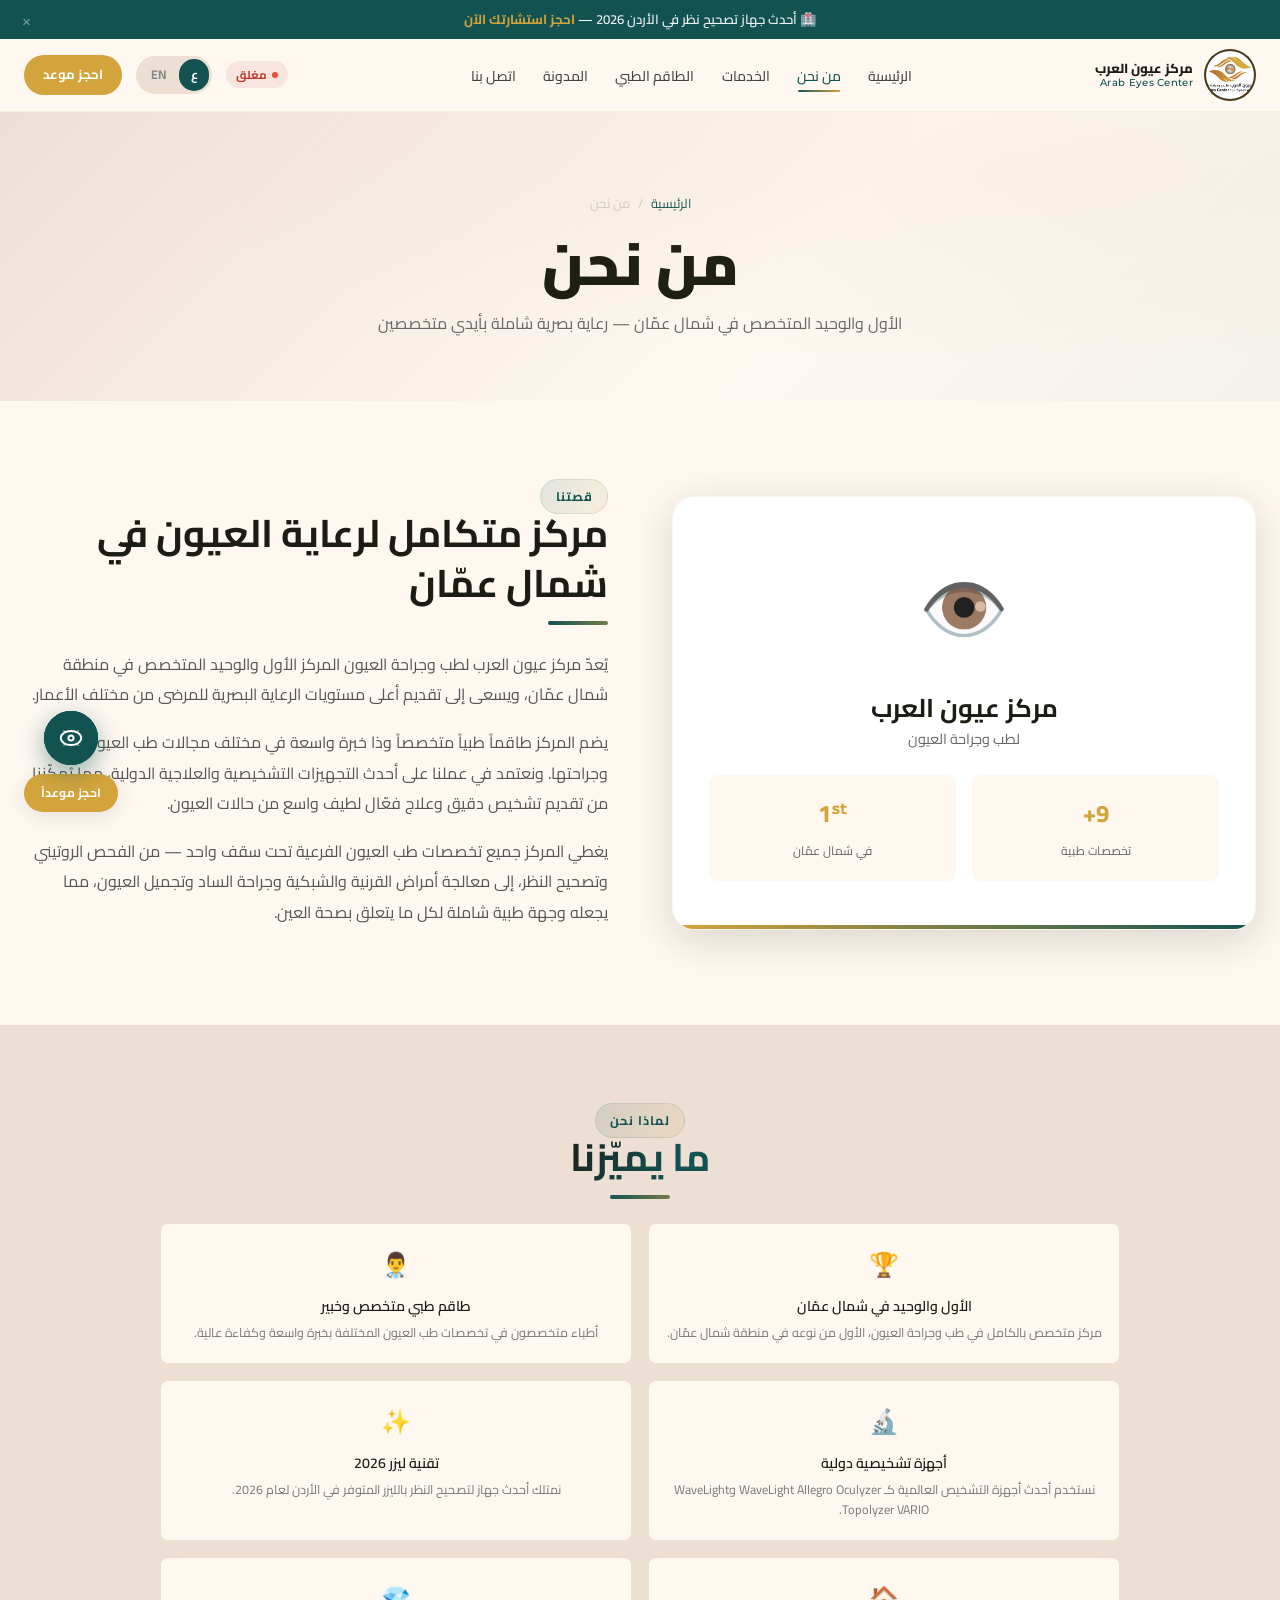
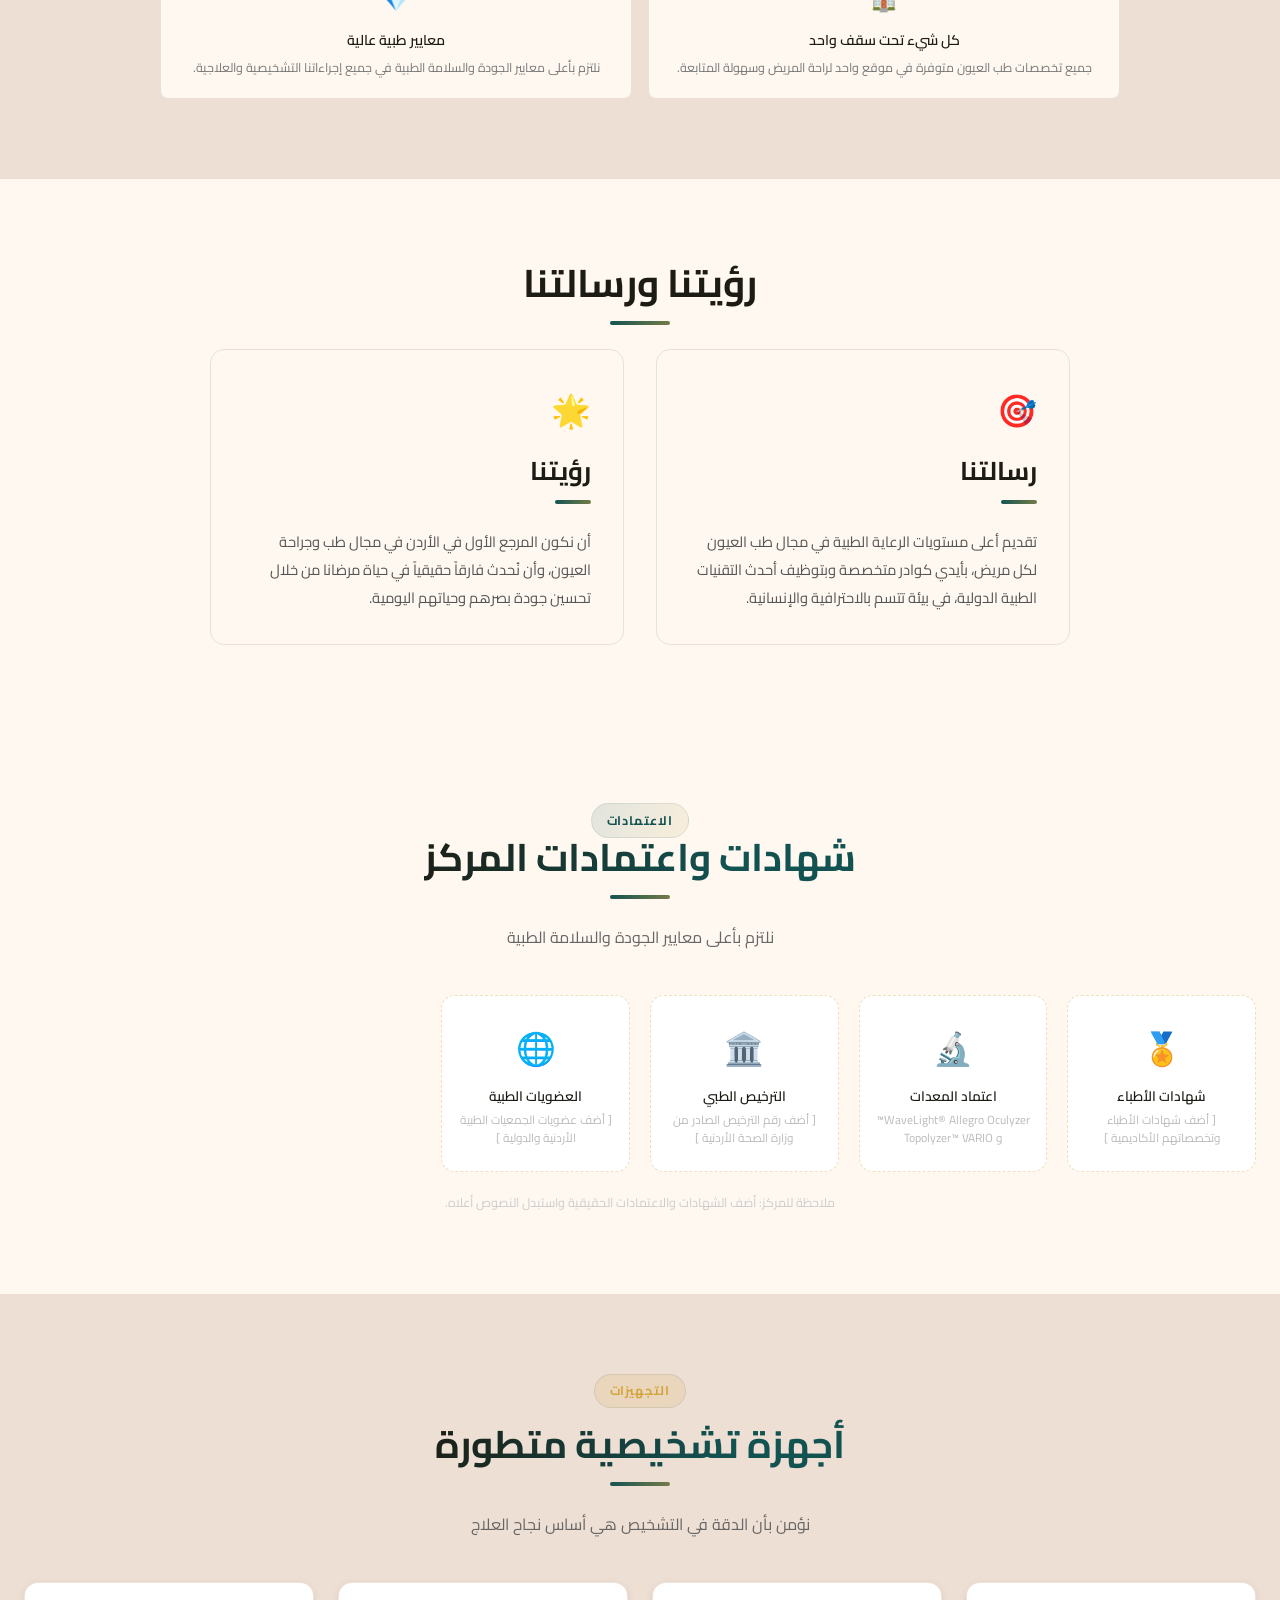
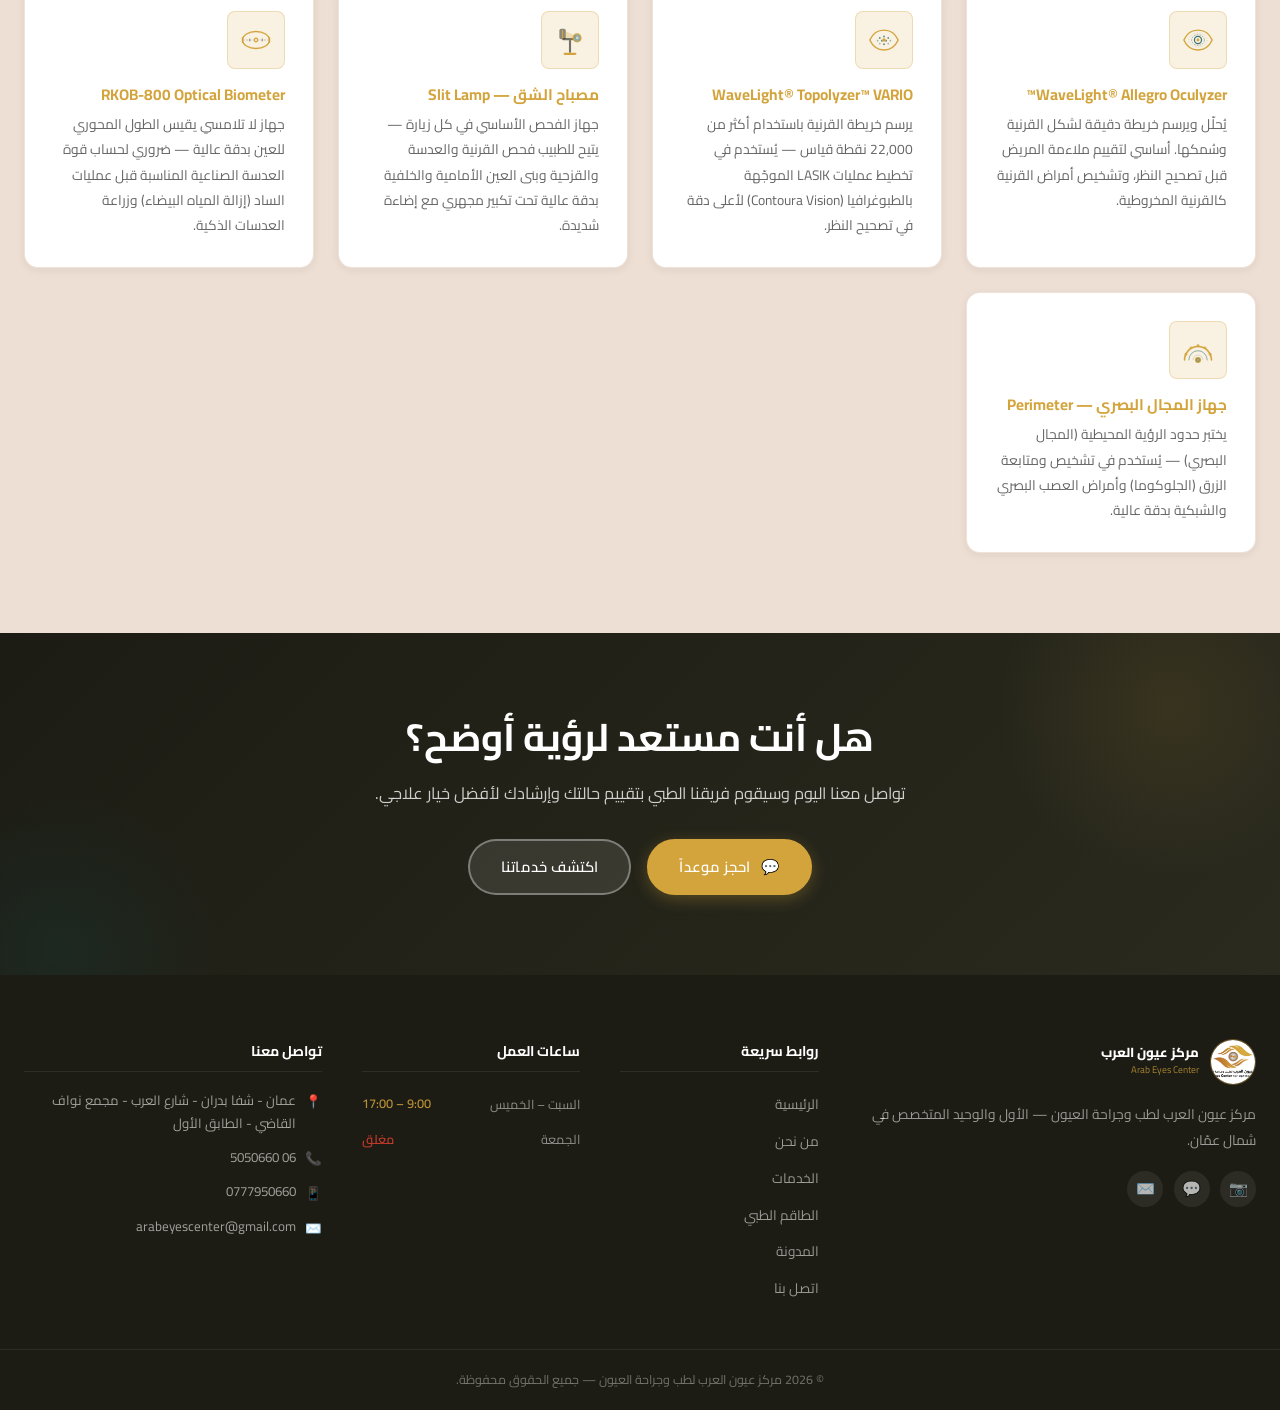
<file: about.html>
﻿<!DOCTYPE html>
<html lang="ar" dir="rtl">
<head>
  <meta charset="UTF-8" />
  <meta name="viewport" content="width=device-width, initial-scale=1.0, viewport-fit=cover" />
  <meta name="description" content="تعرّف على مركز عيون العرب لطب وجراحة العيون — الأول والوحيد في شمال عمّان. رسالتنا: رؤية أدق، أمان أعلى، نتائج أسرع لكل مريض." />
  <meta name="robots" content="index, follow, max-snippet:-1, max-image-preview:large, max-video-preview:-1" />
  <meta name="author" content="مركز عيون العرب" />
  <meta name="keywords" content="عيون العرب, من نحن, طب العيون, جراحة العيون, عمان, شفا بدران, about Arab Eyes Center, ophthalmology Jordan" />
  <meta name="theme-color" content="#0a4a7e" />
  <meta name="geo.region" content="JO-AM" />
  <meta name="geo.placename" content="شفا بدران، عمّان، الأردن" />
  <!-- Canonical -->
  <link rel="canonical" href="https://www.arabeyescenter.com/about.html" />
  <!-- Open Graph -->
  <meta property="og:type"             content="website" />
  <meta property="og:locale"           content="ar_JO" />
  <meta property="og:locale:alternate" content="en_US" />
  <meta property="og:site_name"        content="مركز عيون العرب | Arab Eyes Center" />
  <meta property="og:url"              content="https://www.arabeyescenter.com/about.html" />
  <meta property="og:title"            content="من نحن | مركز عيون العرب — Arab Eyes Center" />
  <meta property="og:description"      content="الأول والوحيد في شمال عمّان — تعرّف على رسالتنا وفريقنا وتجهيزاتنا الطبية المتطورة." />
  <meta property="og:image"            content="https://www.arabeyescenter.com/images/center.jpg" />
  <meta property="og:image:alt"        content="مركز عيون العرب — الفريق الطبي وتجهيزات المركز" />
  <meta property="og:image:type"       content="image/jpeg" />
  <!-- Twitter Card -->
  <meta name="twitter:card"        content="summary_large_image" />
  <meta name="twitter:site"        content="@arab_eyes_center" />
  <meta name="twitter:title"       content="من نحن | مركز عيون العرب" />
  <meta name="twitter:description" content="الأول والوحيد في شمال عمّان — تعرّف على رسالتنا وفريقنا وتجهيزاتنا الطبية." />
  <meta name="twitter:image"       content="https://www.arabeyescenter.com/images/center.jpg" />
  <meta name="twitter:image:alt"   content="مركز عيون العرب — الفريق الطبي وتجهيزات المركز" />
  <title>من نحن | مركز عيون العرب — Arab Eyes Center للعيون في عمّان</title>
  <!-- Breadcrumb Structured Data -->
  <script type="application/ld+json">
  {
    "@context": "https://schema.org",
    "@type": "BreadcrumbList",
    "itemListElement": [
      { "@type": "ListItem", "position": 1, "name": "الرئيسية", "item": "https://www.arabeyescenter.com/" },
      { "@type": "ListItem", "position": 2, "name": "من نحن",   "item": "https://www.arabeyescenter.com/about.html" }
    ]
  }
  </script>
  <link rel="preconnect" href="https://fonts.googleapis.com" />
  <link rel="preconnect" href="https://fonts.gstatic.com" crossorigin />
  <link href="https://fonts.googleapis.com/css2?family=Cairo:wght@300;400;600;700;900&family=Montserrat:wght@300;400;500;600;700;800&display=swap" rel="stylesheet" />
  <link rel="icon" type="image/jpeg" href="images/logo.jpg" />
  <link rel="stylesheet" href="css/styles.css" />
  <script>(function(){var l=localStorage.getItem('aec-lang')||'ar';document.documentElement.setAttribute('lang',l);document.documentElement.setAttribute('dir',l==='ar'?'rtl':'ltr');})();</script>
</head>
<body>

<!-- NAVBAR -->
<nav class="navbar">
  <div class="nav-container">
    <a href="index.html" class="nav-logo">
      <div class="logo-img-wrap"><img src="images/logo.jpg" alt="شعار مركز عيون العرب" /></div>
      <div class="logo-text-wrap">
        <span class="logo-ar">مركز عيون العرب</span>
        <span class="logo-en">Arab Eyes Center</span>
      </div>
    </a>
    <ul class="nav-links">
      <li><a href="index.html"    data-ar="الرئيسية"    data-en="Home">الرئيسية</a></li>
      <li><a href="about.html"    data-ar="من نحن"       data-en="About Us">من نحن</a></li>
      <li><a href="services.html" data-ar="الخدمات"      data-en="Services">الخدمات</a></li>
      <li><a href="team.html"     data-ar="الطاقم الطبي" data-en="Medical Team">الطاقم الطبي</a></li>
      <li><a href="blog.html"     data-ar="المدونة"      data-en="Blog">المدونة</a></li>
      <li><a href="contact.html"  data-ar="اتصل بنا"     data-en="Contact">اتصل بنا</a></li>
    </ul>
    <div class="nav-right">
      <div class="lang-toggle">
        <button class="lang-btn" data-lang="ar">ع</button>
        <button class="lang-btn" data-lang="en">EN</button>
      </div>
      <a href="https://wa.me/962777950660" class="nav-book-btn" target="_blank" rel="noopener">احجز موعد</a>
      <button class="menu-toggle" aria-label="Toggle navigation">
        <span></span><span></span><span></span>
      </button>
    </div>
  </div>
</nav>

<!-- PAGE HERO -->
<section class="page-hero">
  <div class="breadcrumb">
    <a href="index.html" data-ar="الرئيسية" data-en="Home">الرئيسية</a>
    <span>/</span>
    <span data-ar="من نحن" data-en="About Us">من نحن</span>
  </div>
  <h1>
    <span class="lang-ar">من نحن</span>
    <span class="lang-en">About Us</span>
  </h1>
  <p>
    <span class="lang-ar">الأول والوحيد المتخصص في شمال عمّان — رعاية بصرية شاملة بأيدي متخصصين</span>
    <span class="lang-en">First &amp; only specialized center in north Amman — comprehensive eye care by specialists</span>
  </p>
</section>

<!-- ABOUT MAIN -->
<section class="section">
  <div class="container">
    <div class="about-grid">

      <!-- Visual card -->
      <div class="about-card" aria-hidden="true">
        <span class="big">👁️</span>
        <div class="lang-ar">
          <h3>مركز عيون العرب</h3>
          <p>لطب وجراحة العيون</p>
        </div>
        <div class="lang-en">
          <h3>Arab Eyes Center</h3>
          <p>for Ophthalmology</p>
        </div>
        <div class="about-stats-grid" style="margin-top:1.5rem;">
          <div class="about-stat">
            <span class="num">9+</span>
            <div class="lang-ar"><span class="lbl">تخصصات طبية</span></div>
            <div class="lang-en"><span class="lbl">Medical specialties</span></div>
          </div>
          <div class="about-stat">
            <span class="num">1ˢᵗ</span>
            <div class="lang-ar"><span class="lbl">في شمال عمّان</span></div>
            <div class="lang-en"><span class="lbl">in North Amman</span></div>
          </div>
        </div>
      </div>

      <!-- Text -->
      <div class="about-text-col">
        <span class="section-tag lang-ar">قصتنا</span>
        <span class="section-tag lang-en">Our Story</span>
        <h2>
          <span class="lang-ar">مركز متكامل لرعاية العيون في شمال عمّان</span>
          <span class="lang-en">A Complete Eye Care Center in North Amman</span>
        </h2>
        <div class="divider"></div>
        <div class="lang-ar">
          <p>يُعدّ مركز عيون العرب لطب وجراحة العيون المركز الأول والوحيد المتخصص في منطقة شمال عمّان، ويسعى إلى تقديم أعلى مستويات الرعاية البصرية للمرضى من مختلف الأعمار.</p>
          <p>يضم المركز طاقماً طبياً متخصصاً وذا خبرة واسعة في مختلف مجالات طب العيون وجراحتها. ونعتمد في عملنا على أحدث التجهيزات التشخيصية والعلاجية الدولية، مما يُمكّننا من تقديم تشخيص دقيق وعلاج فعّال لطيف واسع من حالات العيون.</p>
          <p>يغطي المركز جميع تخصصات طب العيون الفرعية تحت سقف واحد — من الفحص الروتيني وتصحيح النظر، إلى معالجة أمراض القرنية والشبكية وجراحة الساد وتجميل العيون، مما يجعله وجهة طبية شاملة لكل ما يتعلق بصحة العين.</p>
        </div>
        <div class="lang-en">
          <p>Arab Eyes Center for Ophthalmology is the first and only specialized ophthalmology center in the north Amman area, committed to providing the highest levels of eye care to patients of all ages.</p>
          <p>The center is staffed by a specialized medical team with extensive expertise across all branches of ophthalmology and eye surgery. We rely on the latest international diagnostic and therapeutic equipment, enabling us to deliver accurate diagnoses and effective treatment for a wide range of eye conditions.</p>
          <p>The center covers all ophthalmology subspecialties under one roof — from routine exams and vision correction to corneal disease management, retinal care, cataract surgery, and oculoplastic procedures — making it a comprehensive medical destination for all eye health needs.</p>
        </div>
      </div>

    </div>
  </div>
</section>

<!-- WHY CHOOSE US -->
<section class="section section-alt" aria-labelledby="why-heading">
  <div class="container">
    <div class="text-center">
      <span class="section-tag lang-ar">لماذا نحن</span>
      <span class="section-tag lang-en">Why Choose Us</span>
      <h2 class="section-title" id="why-heading">
        <span class="lang-ar">ما يميّزنا</span>
        <span class="lang-en">What Sets Us Apart</span>
      </h2>
      <div class="divider"></div>
    </div>

    <div class="features-2col" style="max-width:960px;margin:0 auto;">

      <div class="feature-box">
        <span class="icon">🏆</span>
        <h4><span class="lang-ar">الأول والوحيد في شمال عمّان</span><span class="lang-en">First &amp; Only in North Amman</span></h4>
        <p><span class="lang-ar">مركز متخصص بالكامل في طب وجراحة العيون، الأول من نوعه في منطقة شمال عمّان.</span><span class="lang-en">A center fully dedicated to ophthalmology, the first of its kind in the north Amman area.</span></p>
      </div>

      <div class="feature-box">
        <span class="icon">👨‍⚕️</span>
        <h4><span class="lang-ar">طاقم طبي متخصص وخبير</span><span class="lang-en">Specialized &amp; Expert Medical Team</span></h4>
        <p><span class="lang-ar">أطباء متخصصون في تخصصات طب العيون المختلفة بخبرة واسعة وكفاءة عالية.</span><span class="lang-en">Doctors specialized across different ophthalmology fields with extensive experience and high competency.</span></p>
      </div>

      <div class="feature-box">
        <span class="icon">🔬</span>
        <h4><span class="lang-ar">أجهزة تشخيصية دولية</span><span class="lang-en">International Diagnostic Devices</span></h4>
        <p><span class="lang-ar">نستخدم أحدث أجهزة التشخيص العالمية كـ WaveLight Allegro Oculyzer وWaveLight Topolyzer VARIO.</span><span class="lang-en">We use the latest global diagnostic devices including WaveLight Allegro Oculyzer and WaveLight Topolyzer VARIO.</span></p>
      </div>

      <div class="feature-box">
        <span class="icon">✨</span>
        <h4><span class="lang-ar">تقنية ليزر 2026</span><span class="lang-en">2026 Laser Technology</span></h4>
        <p><span class="lang-ar">نمتلك أحدث جهاز لتصحيح النظر بالليزر المتوفر في الأردن لعام 2026.</span><span class="lang-en">We operate the most advanced laser vision correction device available in Jordan for 2026.</span></p>
      </div>

      <div class="feature-box">
        <span class="icon">🏠</span>
        <h4><span class="lang-ar">كل شيء تحت سقف واحد</span><span class="lang-en">Everything Under One Roof</span></h4>
        <p><span class="lang-ar">جميع تخصصات طب العيون متوفرة في موقع واحد لراحة المريض وسهولة المتابعة.</span><span class="lang-en">All eye care subspecialties available in one location for patient convenience and seamless follow-up.</span></p>
      </div>

      <div class="feature-box">
        <span class="icon">💎</span>
        <h4><span class="lang-ar">معايير طبية عالية</span><span class="lang-en">High Medical Standards</span></h4>
        <p><span class="lang-ar">نلتزم بأعلى معايير الجودة والسلامة الطبية في جميع إجراءاتنا التشخيصية والعلاجية.</span><span class="lang-en">We adhere to the highest standards of quality and medical safety across all our diagnostic and therapeutic procedures.</span></p>
      </div>

    </div>
  </div>
</section>

<!-- MISSION & VISION -->
<section class="section" aria-labelledby="mission-heading">
  <div class="container" style="max-width:860px;">
    <div class="text-center">
      <h2 id="mission-heading">
        <span class="lang-ar">رؤيتنا ورسالتنا</span>
        <span class="lang-en">Our Vision &amp; Mission</span>
      </h2>
      <div class="divider"></div>
    </div>

    <div style="display:grid;grid-template-columns:1fr 1fr;gap:2rem;margin-top:1rem;">

      <div style="background:var(--ivory);border-radius:var(--radius-md);padding:2rem;border:1px solid var(--beige);">
        <div style="font-size:2rem;margin-bottom:1rem;">🎯</div>
        <h3><span class="lang-ar">رسالتنا</span><span class="lang-en">Our Mission</span></h3>
        <div class="divider" style="width:36px;"></div>
        <div class="lang-ar"><p style="color:#555;line-height:1.9;font-size:.92rem;">تقديم أعلى مستويات الرعاية الطبية في مجال طب العيون لكل مريض، بأيدي كوادر متخصصة وبتوظيف أحدث التقنيات الطبية الدولية، في بيئة تتسم بالاحترافية والإنسانية.</p></div>
        <div class="lang-en"><p style="color:#555;line-height:1.9;font-size:.92rem;">To provide the highest levels of ophthalmological medical care to every patient, delivered by specialized teams using the latest international medical technologies, in an environment characterized by professionalism and humanity.</p></div>
      </div>

      <div style="background:var(--ivory);border-radius:var(--radius-md);padding:2rem;border:1px solid var(--beige);">
        <div style="font-size:2rem;margin-bottom:1rem;">🌟</div>
        <h3><span class="lang-ar">رؤيتنا</span><span class="lang-en">Our Vision</span></h3>
        <div class="divider" style="width:36px;"></div>
        <div class="lang-ar"><p style="color:#555;line-height:1.9;font-size:.92rem;">أن نكون المرجع الأول في الأردن في مجال طب وجراحة العيون، وأن نُحدث فارقاً حقيقياً في حياة مرضانا من خلال تحسين جودة بصرهم وحياتهم اليومية.</p></div>
        <div class="lang-en"><p style="color:#555;line-height:1.9;font-size:.92rem;">To become Jordan's premier reference in ophthalmology and eye surgery, making a genuine difference in our patients' lives by improving the quality of their vision and daily life.</p></div>
      </div>

    </div>
  </div>
</section>

<!-- ══════════════ CERTIFICATIONS ══════════════ -->
<section class="section" aria-labelledby="cert-heading">
  <div class="container">
    <div class="text-center">
      <span class="section-tag lang-ar">الاعتمادات</span>
      <span class="section-tag lang-en">Accreditations</span>
      <h2 class="section-title" id="cert-heading">
        <span class="lang-ar">شهادات واعتمادات المركز</span>
        <span class="lang-en">Center Certifications &amp; Accreditations</span>
      </h2>
      <div class="divider"></div>
      <p class="section-subtitle">
        <span class="lang-ar">نلتزم بأعلى معايير الجودة والسلامة الطبية</span>
        <span class="lang-en">We adhere to the highest standards of medical quality and safety</span>
      </p>
    </div>

    <div class="cert-grid">
      <div class="cert-card">
        <span class="cert-icon">🏅</span>
        <h4><span class="lang-ar">شهادات الأطباء</span><span class="lang-en">Doctor Certifications</span></h4>
        <p><span class="lang-ar">[ أضف شهادات الأطباء وتخصصاتهم الأكاديمية ]</span><span class="lang-en">[ Add doctor certifications and academic specializations ]</span></p>
      </div>
      <div class="cert-card">
        <span class="cert-icon">🔬</span>
        <h4><span class="lang-ar">اعتماد المعدات</span><span class="lang-en">Equipment Certification</span></h4>
        <p><span class="lang-ar">WaveLight® Allegro Oculyzer™ و Topolyzer™ VARIO</span><span class="lang-en">WaveLight® Allegro Oculyzer™ &amp; Topolyzer™ VARIO</span></p>
      </div>
      <div class="cert-card">
        <span class="cert-icon">🏛️</span>
        <h4><span class="lang-ar">الترخيص الطبي</span><span class="lang-en">Medical License</span></h4>
        <p><span class="lang-ar">[ أضف رقم الترخيص الصادر من وزارة الصحة الأردنية ]</span><span class="lang-en">[ Add license number from Jordan Ministry of Health ]</span></p>
      </div>
      <div class="cert-card">
        <span class="cert-icon">🌐</span>
        <h4><span class="lang-ar">العضويات الطبية</span><span class="lang-en">Medical Memberships</span></h4>
        <p><span class="lang-ar">[ أضف عضويات الجمعيات الطبية الأردنية والدولية ]</span><span class="lang-en">[ Add Jordanian and international medical society memberships ]</span></p>
      </div>
    </div>

    <p style="text-align:center;margin-top:1.25rem;font-size:.78rem;color:#ccc;" class="lang-ar">
      ملاحظة للمركز: أضف الشهادات والاعتمادات الحقيقية واستبدل النصوص أعلاه.
    </p>
  </div>
</section>

<!-- EQUIPMENT -->
<section class="section section-alt" aria-labelledby="equip-about-heading">
  <div class="container">
    <div class="text-center">
      <span class="section-tag" style="background:rgba(212,164,60,.15);color:var(--gold);">
        <span class="lang-ar">التجهيزات</span><span class="lang-en">Equipment</span>
      </span>
      <h2 class="section-title" id="equip-about-heading">
        <span class="lang-ar">أجهزة تشخيصية متطورة</span>
        <span class="lang-en">Advanced Diagnostic Equipment</span>
      </h2>
      <div class="divider" style="margin:0.75rem auto 1.5rem;"></div>
      <p class="section-subtitle">
        <span class="lang-ar">نؤمن بأن الدقة في التشخيص هي أساس نجاح العلاج</span>
        <span class="lang-en">We believe that diagnostic precision is the foundation of successful treatment</span>
      </p>
    </div>
    <div class="equip-cards">

      <div class="equip-card">
        <div class="equip-icon">
          <svg viewBox="0 0 48 48" fill="none" xmlns="http://www.w3.org/2000/svg">
            <path d="M4 24C8 15 15 10 24 10C33 10 40 15 44 24C40 33 33 38 24 38C15 38 8 33 4 24Z" stroke="#D4A43C" stroke-width="2" fill="none"/>
            <ellipse cx="24" cy="24" rx="5" ry="5" stroke="rgba(18,83,82,.8)" stroke-width="1.8" fill="none"/>
            <ellipse cx="24" cy="24" rx="9" ry="7.5" stroke="rgba(18,83,82,.45)" stroke-width="1.2" stroke-dasharray="2.5 1.5" fill="none"/>
            <ellipse cx="24" cy="24" rx="13" ry="10" stroke="rgba(18,83,82,.2)" stroke-width="1" stroke-dasharray="2 2" fill="none"/>
            <circle cx="24" cy="24" r="2" fill="#D4A43C"/>
          </svg>
        </div>
        <div>
          <p class="device-name">WaveLight® Allegro Oculyzer™</p>
          <p><span class="lang-ar">يُحلّل ويرسم خريطة دقيقة لشكل القرنية وسُمكها. أساسي لتقييم ملاءمة المريض قبل تصحيح النظر، وتشخيص أمراض القرنية كالقرنية المخروطية.</span><span class="lang-en">Analyzes and maps corneal shape and thickness with high precision. Essential for evaluating patient candidacy before vision correction and diagnosing conditions such as keratoconus.</span></p>
        </div>
      </div>

      <div class="equip-card">
        <div class="equip-icon">
          <svg viewBox="0 0 48 48" fill="none" xmlns="http://www.w3.org/2000/svg">
            <path d="M4 24C8 15 15 10 24 10C33 10 40 15 44 24C40 33 33 38 24 38C15 38 8 33 4 24Z" stroke="#D4A43C" stroke-width="2" fill="none"/>
            <circle cx="18" cy="21" r="1.3" fill="rgba(18,83,82,.65)"/><circle cx="24" cy="19" r="1.3" fill="rgba(18,83,82,.65)"/><circle cx="30" cy="21" r="1.3" fill="rgba(18,83,82,.65)"/>
            <circle cx="15" cy="25" r="1.2" fill="rgba(18,83,82,.4)"/><circle cx="21" cy="25" r="1.3" fill="rgba(18,83,82,.65)"/><circle cx="27" cy="25" r="1.3" fill="rgba(18,83,82,.65)"/><circle cx="33" cy="25" r="1.2" fill="rgba(18,83,82,.4)"/>
            <circle cx="18" cy="29" r="1.2" fill="rgba(18,83,82,.4)"/><circle cx="24" cy="30" r="1.3" fill="rgba(18,83,82,.65)"/><circle cx="30" cy="29" r="1.2" fill="rgba(18,83,82,.4)"/>
            <circle cx="24" cy="24" r="2.5" fill="#D4A43C"/>
          </svg>
        </div>
        <div>
          <p class="device-name">WaveLight® Topolyzer™ VARIO</p>
          <p><span class="lang-ar">يرسم خريطة القرنية باستخدام أكثر من 22,000 نقطة قياس — يُستخدم في تخطيط عمليات LASIK الموجّهة بالطبوغرافيا (Contoura Vision) لأعلى دقة في تصحيح النظر.</span><span class="lang-en">Maps the cornea using over 22,000 measurement points. Used for planning topography-guided LASIK (Contoura Vision) for the highest precision in vision correction outcomes.</span></p>
        </div>
      </div>

      <div class="equip-card">
        <div class="equip-icon">
          <svg viewBox="0 0 48 48" fill="none" xmlns="http://www.w3.org/2000/svg">
            <rect x="15" y="42" width="18" height="3" rx="1.5" fill="#D4A43C"/>
            <rect x="22.5" y="24" width="3" height="18" rx="1.5" fill="rgba(28,28,20,.6)"/>
            <rect x="13" y="21" width="16" height="3.5" rx="1.75" fill="rgba(28,28,20,.6)"/>
            <rect x="9" y="8" width="9" height="15" rx="2.5" fill="rgba(28,28,20,.5)"/>
            <line x1="13.5" y1="10" x2="13.5" y2="22" stroke="#D4A43C" stroke-width="1.8"/>
            <path d="M18 11.5 L34 19 L34 23 L18 21Z" fill="#D4A43C" opacity=".3"/>
            <circle cx="34" cy="21" r="5.5" stroke="#D4A43C" stroke-width="1.8" fill="rgba(18,83,82,.45)"/>
            <circle cx="34" cy="21" r="2" fill="rgba(255,255,255,.55)"/>
          </svg>
        </div>
        <div>
          <p class="device-name"><span class="lang-ar">مصباح الشق — Slit Lamp</span><span class="lang-en">Slit Lamp — مصباح الشق</span></p>
          <p><span class="lang-ar">جهاز الفحص الأساسي في كل زيارة — يتيح للطبيب فحص القرنية والعدسة والقزحية وبنى العين الأمامية والخلفية بدقة عالية تحت تكبير مجهري مع إضاءة شديدة.</span><span class="lang-en">The core examination device used in every visit — allows the doctor to examine the cornea, lens, iris, and eye structures in fine detail using high-intensity illumination and microscopic magnification.</span></p>
        </div>
      </div>

      <div class="equip-card">
        <div class="equip-icon">
          <svg viewBox="0 0 48 48" fill="none" xmlns="http://www.w3.org/2000/svg">
            <ellipse cx="24" cy="24" rx="19" ry="12" stroke="#D4A43C" stroke-width="2" fill="none"/>
            <line x1="5" y1="24" x2="43" y2="24" stroke="rgba(28,28,20,.28)" stroke-width="1.2" stroke-dasharray="3 2"/>
            <line x1="5" y1="20" x2="5" y2="28" stroke="#D4A43C" stroke-width="2"/>
            <line x1="43" y1="20" x2="43" y2="28" stroke="#D4A43C" stroke-width="2"/>
            <line x1="15" y1="22" x2="15" y2="26" stroke="rgba(28,28,20,.5)" stroke-width="1.2"/>
            <line x1="24" y1="21" x2="24" y2="27" stroke="rgba(28,28,20,.5)" stroke-width="1.2"/>
            <line x1="33" y1="22" x2="33" y2="26" stroke="rgba(28,28,20,.5)" stroke-width="1.2"/>
            <circle cx="24" cy="24" r="3.5" fill="#D4A43C" opacity=".85"/>
            <circle cx="24" cy="24" r="1.5" fill="rgba(255,255,255,.9)"/>
          </svg>
        </div>
        <div>
          <p class="device-name">RKOB-800 Optical Biometer</p>
          <p><span class="lang-ar">جهاز لا تلامسي يقيس الطول المحوري للعين بدقة عالية — ضروري لحساب قوة العدسة الصناعية المناسبة قبل عمليات الساد (إزالة المياه البيضاء) وزراعة العدسات الذكية.</span><span class="lang-en">A non-contact device that precisely measures the axial length of the eye. Essential for calculating the correct intraocular lens power before cataract surgery and premium lens implantation.</span></p>
        </div>
      </div>

      <div class="equip-card">
        <div class="equip-icon">
          <svg viewBox="0 0 48 48" fill="none" xmlns="http://www.w3.org/2000/svg">
            <path d="M5 38 A19 19 0 0 1 43 38" stroke="#D4A43C" stroke-width="2.2" fill="none" stroke-linecap="round"/>
            <path d="M11 38 A13 13 0 0 1 37 38" stroke="rgba(18,83,82,.45)" stroke-width="1.4" fill="none" stroke-linecap="round"/>
            <path d="M17 38 A7 7 0 0 1 31 38" stroke="rgba(18,83,82,.22)" stroke-width="1" fill="none" stroke-linecap="round"/>
            <circle cx="7" cy="30" r="2" fill="#D4A43C" opacity=".65"/>
            <circle cx="14" cy="21" r="2" fill="#D4A43C" opacity=".75"/>
            <circle cx="24" cy="18" r="2" fill="#D4A43C" opacity=".9"/>
            <circle cx="34" cy="21" r="2" fill="#D4A43C" opacity=".75"/>
            <circle cx="41" cy="30" r="2" fill="#D4A43C" opacity=".65"/>
            <circle cx="24" cy="38" r="3.5" fill="rgba(18,83,82,.6)" stroke="#D4A43C" stroke-width="1.5"/>
            <circle cx="24" cy="38" r="1.5" fill="#D4A43C"/>
          </svg>
        </div>
        <div>
          <p class="device-name"><span class="lang-ar">جهاز المجال البصري — Perimeter</span><span class="lang-en">Perimeter — Visual Field Analyzer</span></p>
          <p><span class="lang-ar">يختبر حدود الرؤية المحيطية (المجال البصري) — يُستخدم في تشخيص ومتابعة الزرق (الجلوكوما) وأمراض العصب البصري والشبكية بدقة عالية.</span><span class="lang-en">Tests the boundaries of peripheral vision. Used to diagnose and monitor glaucoma, optic nerve conditions, and retinal diseases with high accuracy.</span></p>
        </div>
      </div>

    </div>
  </div>
</section>

<!-- CTA -->
<section class="cta-banner">
  <div class="container">
    <h2>
      <span class="lang-ar">هل أنت مستعد لرؤية أوضح؟</span>
      <span class="lang-en">Ready for Clearer Vision?</span>
    </h2>
    <p>
      <span class="lang-ar">تواصل معنا اليوم وسيقوم فريقنا الطبي بتقييم حالتك وإرشادك لأفضل خيار علاجي.</span>
      <span class="lang-en">Contact us today and our medical team will assess your condition and guide you to the best treatment option.</span>
    </p>
    <div class="cta-buttons">
      <a href="https://wa.me/962777950660" class="btn btn-gold" target="_blank" rel="noopener">
        💬&nbsp;<span class="lang-ar">احجز موعداً</span><span class="lang-en">Book Appointment</span>
      </a>
      <a href="services.html" class="btn btn-ghost">
        <span class="lang-ar">اكتشف خدماتنا</span><span class="lang-en">Explore Services</span>
      </a>
    </div>
  </div>
</section>

<!-- FOOTER -->
<footer class="footer">
  <div class="footer-grid">
    <div class="footer-brand">
      <div class="f-logo">
        <div class="f-logo-img"><img src="images/logo.jpg" alt="شعار مركز عيون العرب" /></div>
        <div class="f-logo-txt">
          <span class="f-ar">مركز عيون العرب</span>
          <span class="f-en">Arab Eyes Center</span>
        </div>
      </div>
      <div class="lang-ar"><p>مركز عيون العرب لطب وجراحة العيون — الأول والوحيد المتخصص في شمال عمّان.</p></div>
      <div class="lang-en"><p>Arab Eyes Center for Ophthalmology — the first and only specialized eye care center in north Amman.</p></div>
      <div class="social-row">
        <a href="https://instagram.com/arab_eyes_center" class="soc-link" target="_blank" rel="noopener" aria-label="Instagram">📷</a>
        <a href="https://wa.me/962777950660" class="soc-link" target="_blank" rel="noopener" aria-label="WhatsApp">💬</a>
        <a href="mailto:arabeyescenter@gmail.com" class="soc-link" aria-label="Email">✉️</a>
      </div>
    </div>
    <div class="footer-col">
      <div class="lang-ar"><h4>روابط سريعة</h4></div>
      <div class="lang-en"><h4>Quick Links</h4></div>
      <ul class="f-links">
        <li><a href="index.html"    data-ar="الرئيسية"    data-en="Home">الرئيسية</a></li>
        <li><a href="about.html"    data-ar="من نحن"       data-en="About Us">من نحن</a></li>
        <li><a href="services.html" data-ar="الخدمات"      data-en="Services">الخدمات</a></li>
        <li><a href="team.html"     data-ar="الطاقم الطبي" data-en="Medical Team">الطاقم الطبي</a></li>
        <li><a href="blog.html"     data-ar="المدونة"      data-en="Blog">المدونة</a></li>
        <li><a href="contact.html"  data-ar="اتصل بنا"     data-en="Contact Us">اتصل بنا</a></li>
      </ul>
    </div>
    <div class="footer-col">
      <div class="lang-ar"><h4>ساعات العمل</h4></div>
      <div class="lang-en"><h4>Working Hours</h4></div>
      <div class="f-hours">
        <div class="f-hour-row">
          <div class="lang-ar"><span class="d">السبت – الخميس</span></div>
          <div class="lang-en"><span class="d">Sat – Thu</span></div>
          <span class="t">9:00 – 17:00</span>
        </div>
        <div class="f-hour-row">
          <div class="lang-ar"><span class="d">الجمعة</span></div>
          <div class="lang-en"><span class="d">Friday</span></div>
          <div class="lang-ar"><span class="t cl">مغلق</span></div>
          <div class="lang-en"><span class="t cl">Closed</span></div>
        </div>
      </div>
    </div>
    <div class="footer-col">
      <div class="lang-ar"><h4>تواصل معنا</h4></div>
      <div class="lang-en"><h4>Contact Us</h4></div>
      <div class="f-contact-list">
        <div class="fci">
          <span class="fci-ico">📍</span>
          <div>
            <div class="lang-ar"><span>عمان - شفا بدران - شارع العرب - مجمع نواف القاضي - الطابق الأول</span></div>
            <div class="lang-en"><span>Amman, Shafa Badran, Arab Street, Nawaf Al Qadi Complex, 1st Floor</span></div>
          </div>
        </div>
        <div class="fci"><span class="fci-ico">📞</span><a href="tel:0665050660">06 5050660</a></div>
        <div class="fci"><span class="fci-ico">📱</span><a href="tel:0777950660">0777950660</a></div>
        <div class="fci"><span class="fci-ico">✉️</span><a href="mailto:arabeyescenter@gmail.com">arabeyescenter@gmail.com</a></div>
      </div>
    </div>
  </div>
  <div class="footer-bottom">
    <div class="lang-ar">© 2026 مركز عيون العرب لطب وجراحة العيون — جميع الحقوق محفوظة.</div>
    <div class="lang-en">© 2026 Arab Eyes Center for Ophthalmology — All rights reserved.</div>
  </div>
</footer>

<div class="floating-wrap">
  <button class="ai-fab" id="ai-fab" aria-label="فتح المساعد الذكي / Open AI Assistant">
    <svg viewBox="0 0 28 28" fill="none" xmlns="http://www.w3.org/2000/svg" aria-hidden="true" width="26" height="26">
      <ellipse cx="14" cy="14" rx="11" ry="7.5" stroke="white" stroke-width="2"/>
      <circle cx="14" cy="14" r="3.8" fill="white"/>
      <circle cx="14" cy="14" r="1.7" fill="#125352"/>
      <path d="M20.5 7.5l1.2-1.2M7.5 7.5L6.3 6.3M20.5 20.5l1.2 1.2M7.5 20.5l-1.2 1.2" stroke="rgba(255,255,255,0.6)" stroke-width="1.5" stroke-linecap="round"/>
    </svg>
  </button>
  <a href="https://wa.me/962777950660" class="float-book" target="_blank" rel="noopener">احجز موعداً</a>
</div>

<script src="js/main.js"></script>
<script src="js/chatbot.js"></script>
</body>
</html>
</file>
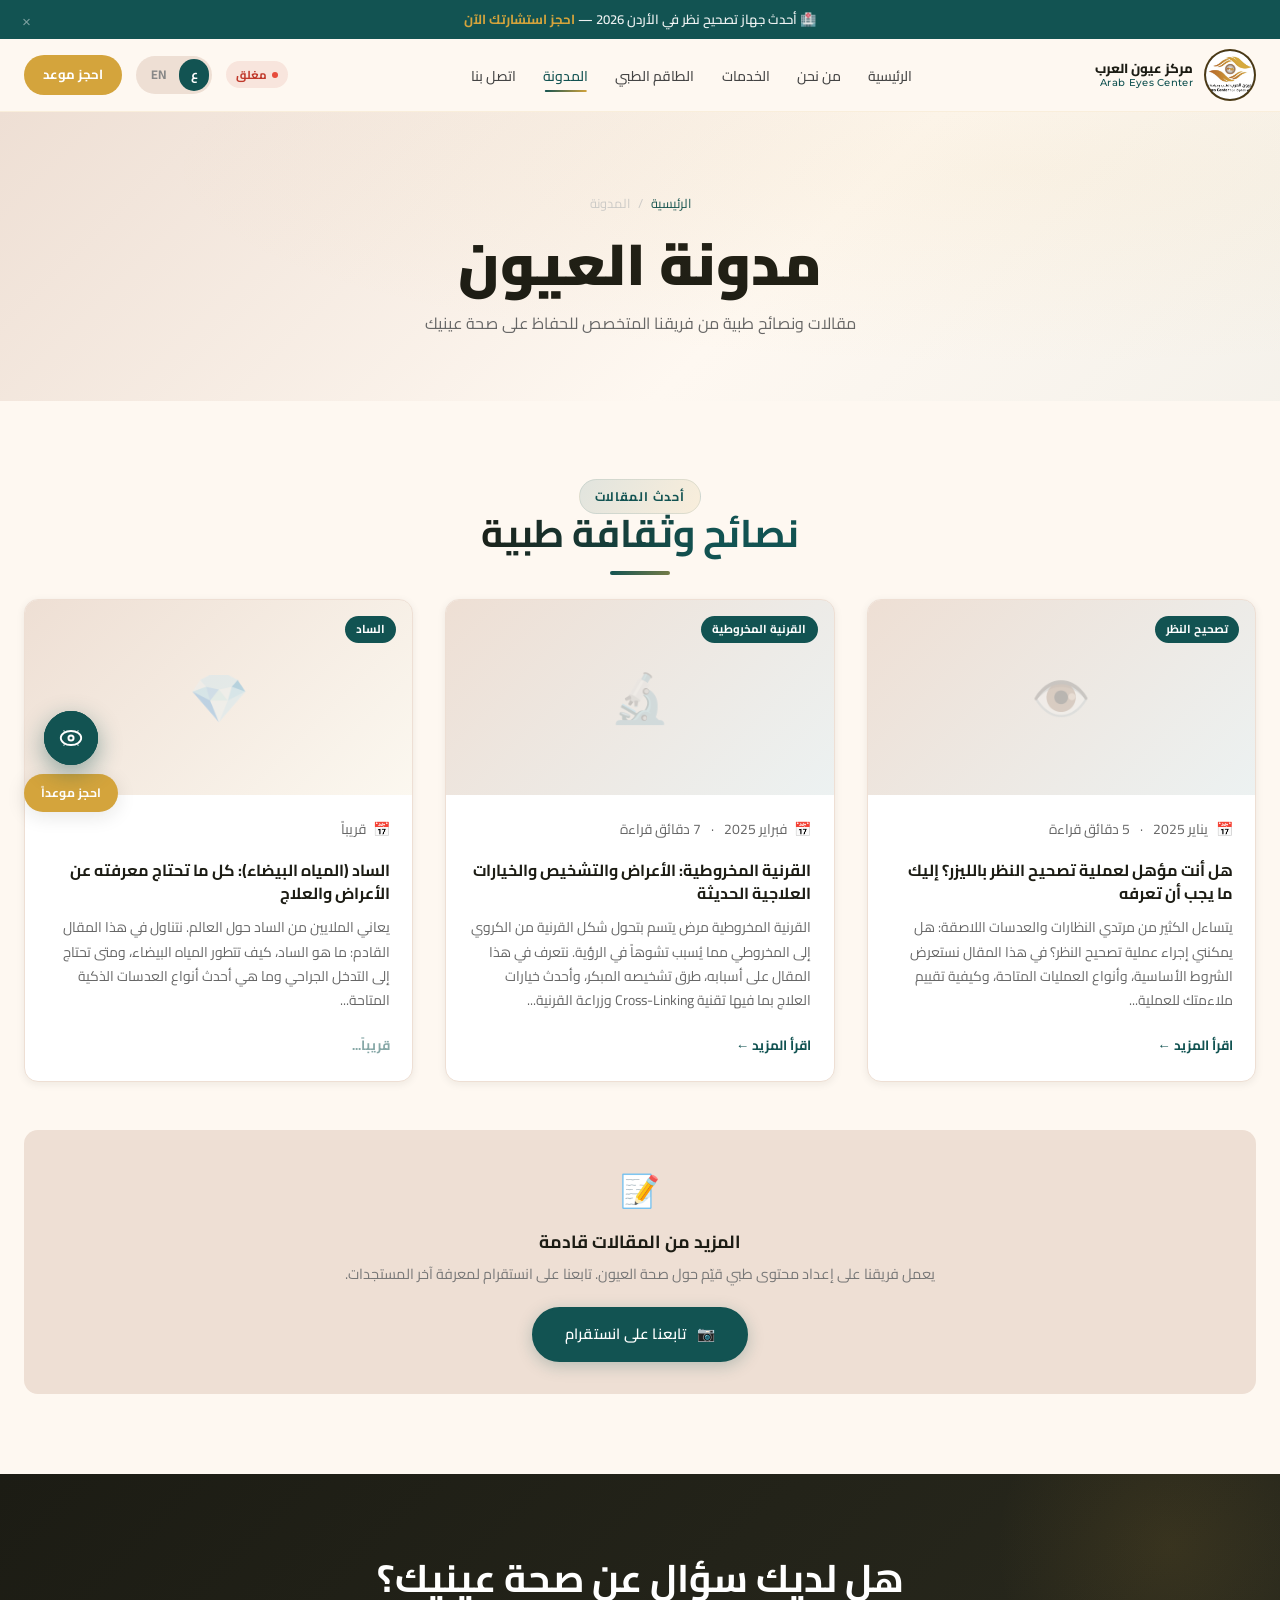
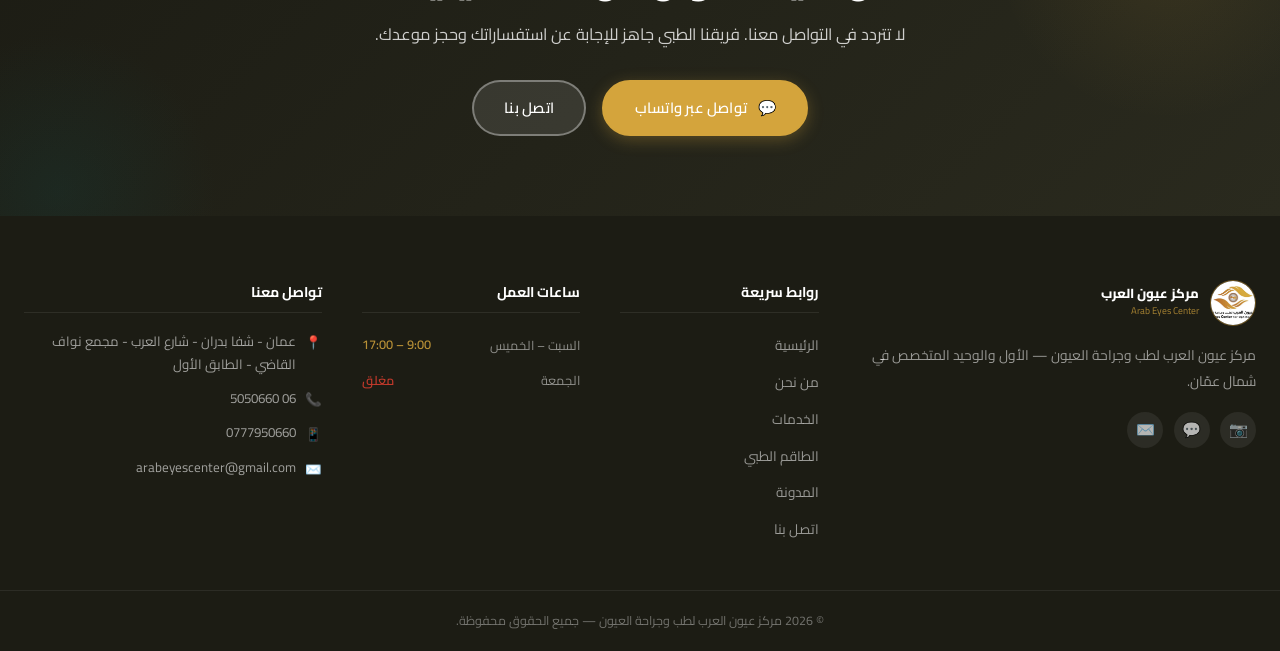
<file: blog.html>
﻿<!DOCTYPE html>
<html lang="ar" dir="rtl">
<head>
  <meta charset="UTF-8" />
  <meta name="viewport" content="width=device-width, initial-scale=1.0, viewport-fit=cover" />
  <meta name="description" content="مدونة مركز عيون العرب — مقالات ونصائح طبية موثوقة في صحة العيون: تصحيح النظر، الليزر، القرنية، الشبكية، والوقاية من أمراض العيون." />
  <meta name="robots" content="index, follow, max-snippet:-1, max-image-preview:large, max-video-preview:-1" />
  <meta name="author" content="مركز عيون العرب" />
  <meta name="keywords" content="مدونة عيون, صحة العيون, نصائح طب العيون, مقالات عيون, تصحيح النظر, ليزر العيون, eye health blog, ophthalmology tips, Jordan eye care" />
  <meta name="theme-color" content="#0a4a7e" />
  <meta name="geo.region" content="JO-AM" />
  <meta name="geo.placename" content="شفا بدران، عمّان، الأردن" />
  <!-- Canonical -->
  <link rel="canonical" href="https://www.arabeyescenter.com/blog.html" />
  <!-- Open Graph -->
  <meta property="og:type"             content="website" />
  <meta property="og:locale"           content="ar_JO" />
  <meta property="og:locale:alternate" content="en_US" />
  <meta property="og:site_name"        content="مركز عيون العرب | Arab Eyes Center" />
  <meta property="og:url"              content="https://www.arabeyescenter.com/blog.html" />
  <meta property="og:title"            content="مدونة عيون العرب — نصائح طبية موثوقة لصحة عينيك" />
  <meta property="og:description"      content="مقالات ونصائح طبية من متخصصين في طب العيون — تصحيح النظر، القرنية، الشبكية، الساد وأكثر." />
  <meta property="og:image"            content="https://www.arabeyescenter.com/images/center.jpg" />
  <meta property="og:image:alt"        content="مدونة مركز عيون العرب — نصائح وتوعية بصحة العيون" />
  <meta property="og:image:type"       content="image/jpeg" />
  <!-- Twitter Card -->
  <meta name="twitter:card"        content="summary_large_image" />
  <meta name="twitter:site"        content="@arab_eyes_center" />
  <meta name="twitter:title"       content="مدونة مركز عيون العرب | Eye Health Blog" />
  <meta name="twitter:description" content="نصائح ومقالات طبية موثوقة من خبراء طب العيون في شمال عمّان." />
  <meta name="twitter:image"       content="https://www.arabeyescenter.com/images/center.jpg" />
  <meta name="twitter:image:alt"   content="مدونة مركز عيون العرب لصحة العيون" />
  <title>المدونة الطبية | مركز عيون العرب — نصائح صحة العيون</title>
  <!-- Breadcrumb Structured Data -->
  <script type="application/ld+json">
  {
    "@context": "https://schema.org",
    "@type": "BreadcrumbList",
    "itemListElement": [
      { "@type": "ListItem", "position": 1, "name": "الرئيسية", "item": "https://www.arabeyescenter.com/" },
      { "@type": "ListItem", "position": 2, "name": "المدونة",  "item": "https://www.arabeyescenter.com/blog.html" }
    ]
  }
  </script>
  <link rel="preconnect" href="https://fonts.googleapis.com" />
  <link rel="preconnect" href="https://fonts.gstatic.com" crossorigin />
  <link href="https://fonts.googleapis.com/css2?family=Cairo:wght@300;400;600;700;900&family=Montserrat:wght@300;400;500;600;700;800&display=swap" rel="stylesheet" />
  <link rel="icon" type="image/jpeg" href="images/logo.jpg" />
  <link rel="stylesheet" href="css/styles.css" />
  <script>(function(){var l=localStorage.getItem('aec-lang')||'ar';document.documentElement.setAttribute('lang',l);document.documentElement.setAttribute('dir',l==='ar'?'rtl':'ltr');})();</script>
</head>
<body>

<!-- NAVBAR -->
<nav class="navbar">
  <div class="nav-container">
    <a href="index.html" class="nav-logo">
      <div class="logo-img-wrap"><img src="images/logo.jpg" alt="شعار مركز عيون العرب" /></div>
      <div class="logo-text-wrap">
        <span class="logo-ar">مركز عيون العرب</span>
        <span class="logo-en">Arab Eyes Center</span>
      </div>
    </a>
    <ul class="nav-links">
      <li><a href="index.html"    data-ar="الرئيسية"    data-en="Home">الرئيسية</a></li>
      <li><a href="about.html"    data-ar="من نحن"       data-en="About Us">من نحن</a></li>
      <li><a href="services.html" data-ar="الخدمات"      data-en="Services">الخدمات</a></li>
      <li><a href="team.html"     data-ar="الطاقم الطبي" data-en="Medical Team">الطاقم الطبي</a></li>
      <li><a href="blog.html"     data-ar="المدونة"      data-en="Blog">المدونة</a></li>
      <li><a href="contact.html"  data-ar="اتصل بنا"     data-en="Contact">اتصل بنا</a></li>
    </ul>
    <div class="nav-right">
      <div class="lang-toggle">
        <button class="lang-btn" data-lang="ar">ع</button>
        <button class="lang-btn" data-lang="en">EN</button>
      </div>
      <a href="https://wa.me/962777950660" class="nav-book-btn" target="_blank" rel="noopener">احجز موعد</a>
      <button class="menu-toggle" aria-label="Toggle navigation">
        <span></span><span></span><span></span>
      </button>
    </div>
  </div>
</nav>

<!-- PAGE HERO -->
<section class="page-hero">
  <div class="breadcrumb">
    <a href="index.html" data-ar="الرئيسية" data-en="Home">الرئيسية</a>
    <span>/</span>
    <span data-ar="المدونة" data-en="Blog">المدونة</span>
  </div>
  <h1>
    <span class="lang-ar">مدونة العيون</span>
    <span class="lang-en">Eye Health Blog</span>
  </h1>
  <p>
    <span class="lang-ar">مقالات ونصائح طبية من فريقنا المتخصص للحفاظ على صحة عينيك</span>
    <span class="lang-en">Medical articles and tips from our specialist team to help you maintain your eye health</span>
  </p>
</section>

<!-- BLOG LISTING -->
<section class="section" aria-labelledby="blog-heading">
  <div class="container">
    <div class="text-center" style="margin-bottom:1.5rem;">
      <span class="section-tag lang-ar">أحدث المقالات</span>
      <span class="section-tag lang-en">Latest Articles</span>
      <h2 class="section-title" id="blog-heading">
        <span class="lang-ar">نصائح وثقافة طبية</span>
        <span class="lang-en">Medical Tips &amp; Insights</span>
      </h2>
      <div class="divider"></div>
    </div>

    <div class="blog-grid">

      <!-- Article 1 — Placeholder -->
      <article class="blog-card">
        <div class="blog-thumb">
          👁️
          <div class="lang-ar"><span class="blog-cat">تصحيح النظر</span></div>
          <div class="lang-en"><span class="blog-cat">Vision Correction</span></div>
        </div>
        <div class="blog-body">
          <p class="blog-meta">
            <span>📅</span>
            <span class="lang-ar">يناير 2025</span>
            <span class="lang-en">January 2025</span>
            &nbsp;·&nbsp;
            <span class="lang-ar">5 دقائق قراءة</span>
            <span class="lang-en">5 min read</span>
          </p>
          <h3>
            <span class="lang-ar">هل أنت مؤهل لعملية تصحيح النظر بالليزر؟ إليك ما يجب أن تعرفه</span>
            <span class="lang-en">Are You a Candidate for Laser Vision Correction? Here's What You Need to Know</span>
          </h3>
          <p>
            <span class="lang-ar">يتساءل الكثير من مرتدي النظارات والعدسات اللاصقة: هل يمكنني إجراء عملية تصحيح النظر؟ في هذا المقال نستعرض الشروط الأساسية، وأنواع العمليات المتاحة، وكيفية تقييم ملاءمتك للعملية...</span>
            <span class="lang-en">Many eyeglass and contact lens wearers ask: can I have laser vision correction? In this article, we review the basic criteria, available procedure types, and how to evaluate your candidacy...</span>
          </p>
          <a href="#" class="read-more">
            <span class="lang-ar">اقرأ المزيد ←</span>
            <span class="lang-en">Read More →</span>
          </a>
        </div>
      </article>

      <!-- Article 2 — Placeholder -->
      <article class="blog-card">
        <div class="blog-thumb">
          🔬
          <div class="lang-ar"><span class="blog-cat">القرنية المخروطية</span></div>
          <div class="lang-en"><span class="blog-cat">Keratoconus</span></div>
        </div>
        <div class="blog-body">
          <p class="blog-meta">
            <span>📅</span>
            <span class="lang-ar">فبراير 2025</span>
            <span class="lang-en">February 2025</span>
            &nbsp;·&nbsp;
            <span class="lang-ar">7 دقائق قراءة</span>
            <span class="lang-en">7 min read</span>
          </p>
          <h3>
            <span class="lang-ar">القرنية المخروطية: الأعراض والتشخيص والخيارات العلاجية الحديثة</span>
            <span class="lang-en">Keratoconus: Symptoms, Diagnosis &amp; Modern Treatment Options</span>
          </h3>
          <p>
            <span class="lang-ar">القرنية المخروطية مرض يتسم بتحول شكل القرنية من الكروي إلى المخروطي مما يُسبب تشوهاً في الرؤية. نتعرف في هذا المقال على أسبابه، طرق تشخيصه المبكر، وأحدث خيارات العلاج بما فيها تقنية Cross-Linking وزراعة القرنية...</span>
            <span class="lang-en">Keratoconus is a disease where the cornea progressively thins and bulges into a cone shape, causing distorted vision. In this article, we explore its causes, early diagnostic methods, and the latest treatment options including Cross-Linking and corneal transplantation...</span>
          </p>
          <a href="#" class="read-more">
            <span class="lang-ar">اقرأ المزيد ←</span>
            <span class="lang-en">Read More →</span>
          </a>
        </div>
      </article>

      <!-- Article 3 — Placeholder coming soon -->
      <article class="blog-card">
        <div class="blog-thumb" style="background:linear-gradient(135deg,var(--beige),rgba(212,164,60,.08));">
          💎
          <div class="lang-ar"><span class="blog-cat">الساد</span></div>
          <div class="lang-en"><span class="blog-cat">Cataracts</span></div>
        </div>
        <div class="blog-body">
          <p class="blog-meta">
            <span>📅</span>
            <span class="lang-ar">قريباً</span>
            <span class="lang-en">Coming Soon</span>
          </p>
          <h3>
            <span class="lang-ar">الساد (المياه البيضاء): كل ما تحتاج معرفته عن الأعراض والعلاج</span>
            <span class="lang-en">Cataracts: Everything You Need to Know About Symptoms &amp; Treatment</span>
          </h3>
          <p>
            <span class="lang-ar">يعاني الملايين من الساد حول العالم. نتناول في هذا المقال القادم: ما هو الساد، كيف تتطور المياه البيضاء، ومتى تحتاج إلى التدخل الجراحي وما هي أحدث أنواع العدسات الذكية المتاحة...</span>
            <span class="lang-en">Millions worldwide suffer from cataracts. In this upcoming article, we cover: what cataracts are, how they develop, when surgical intervention is needed, and what the latest premium smart IOL options are...</span>
          </p>
          <span class="read-more" style="opacity:.5;cursor:default;">
            <span class="lang-ar">قريباً...</span>
            <span class="lang-en">Coming soon...</span>
          </span>
        </div>
      </article>

    </div>

    <!-- Empty state / coming soon notice -->
    <div style="margin-top:3rem;text-align:center;padding:2rem;background:var(--beige);border-radius:var(--radius-md);">
      <div style="font-size:2rem;margin-bottom:.75rem;">📝</div>
      <div class="lang-ar">
        <h3 style="font-size:1.1rem;color:var(--charcoal);margin-bottom:.5rem;">المزيد من المقالات قادمة</h3>
        <p style="color:#777;font-size:.9rem;">يعمل فريقنا على إعداد محتوى طبي قيّم حول صحة العيون. تابعنا على انستقرام لمعرفة آخر المستجدات.</p>
      </div>
      <div class="lang-en">
        <h3 style="font-size:1.1rem;color:var(--charcoal);margin-bottom:.5rem;">More Articles Coming Soon</h3>
        <p style="color:#777;font-size:.9rem;">Our team is preparing valuable medical content about eye health. Follow us on Instagram for the latest updates.</p>
      </div>
      <div style="margin-top:1.25rem;">
        <a href="https://instagram.com/arab_eyes_center" class="btn btn-primary" target="_blank" rel="noopener" style="display:inline-flex;">
          📷&nbsp;<span class="lang-ar">تابعنا على انستقرام</span><span class="lang-en">Follow us on Instagram</span>
        </a>
      </div>
    </div>

  </div>
</section>

<!-- CTA -->
<section class="cta-banner">
  <div class="container">
    <h2>
      <span class="lang-ar">هل لديك سؤال عن صحة عينيك؟</span>
      <span class="lang-en">Have a Question About Your Eye Health?</span>
    </h2>
    <p>
      <span class="lang-ar">لا تتردد في التواصل معنا. فريقنا الطبي جاهز للإجابة عن استفساراتك وحجز موعدك.</span>
      <span class="lang-en">Don't hesitate to reach out. Our medical team is ready to answer your questions and schedule your appointment.</span>
    </p>
    <div class="cta-buttons">
      <a href="https://wa.me/962777950660" class="btn btn-gold" target="_blank" rel="noopener">
        💬&nbsp;<span class="lang-ar">تواصل عبر واتساب</span><span class="lang-en">Chat on WhatsApp</span>
      </a>
      <a href="contact.html" class="btn btn-ghost">
        <span class="lang-ar">اتصل بنا</span><span class="lang-en">Contact Us</span>
      </a>
    </div>
  </div>
</section>

<!-- FOOTER -->
<footer class="footer">
  <div class="footer-grid">
    <div class="footer-brand">
      <div class="f-logo">
        <div class="f-logo-img"><img src="images/logo.jpg" alt="شعار مركز عيون العرب" /></div>
        <div class="f-logo-txt">
          <span class="f-ar">مركز عيون العرب</span>
          <span class="f-en">Arab Eyes Center</span>
        </div>
      </div>
      <div class="lang-ar"><p>مركز عيون العرب لطب وجراحة العيون — الأول والوحيد المتخصص في شمال عمّان.</p></div>
      <div class="lang-en"><p>Arab Eyes Center for Ophthalmology — the first and only specialized eye care center in north Amman.</p></div>
      <div class="social-row">
        <a href="https://instagram.com/arab_eyes_center" class="soc-link" target="_blank" rel="noopener" aria-label="Instagram">📷</a>
        <a href="https://wa.me/962777950660" class="soc-link" target="_blank" rel="noopener" aria-label="WhatsApp">💬</a>
        <a href="mailto:arabeyescenter@gmail.com" class="soc-link" aria-label="Email">✉️</a>
      </div>
    </div>
    <div class="footer-col">
      <div class="lang-ar"><h4>روابط سريعة</h4></div>
      <div class="lang-en"><h4>Quick Links</h4></div>
      <ul class="f-links">
        <li><a href="index.html"    data-ar="الرئيسية"    data-en="Home">الرئيسية</a></li>
        <li><a href="about.html"    data-ar="من نحن"       data-en="About Us">من نحن</a></li>
        <li><a href="services.html" data-ar="الخدمات"      data-en="Services">الخدمات</a></li>
        <li><a href="team.html"     data-ar="الطاقم الطبي" data-en="Medical Team">الطاقم الطبي</a></li>
        <li><a href="blog.html"     data-ar="المدونة"      data-en="Blog">المدونة</a></li>
        <li><a href="contact.html"  data-ar="اتصل بنا"     data-en="Contact Us">اتصل بنا</a></li>
      </ul>
    </div>
    <div class="footer-col">
      <div class="lang-ar"><h4>ساعات العمل</h4></div>
      <div class="lang-en"><h4>Working Hours</h4></div>
      <div class="f-hours">
        <div class="f-hour-row">
          <div class="lang-ar"><span class="d">السبت – الخميس</span></div>
          <div class="lang-en"><span class="d">Sat – Thu</span></div>
          <span class="t">9:00 – 17:00</span>
        </div>
        <div class="f-hour-row">
          <div class="lang-ar"><span class="d">الجمعة</span></div>
          <div class="lang-en"><span class="d">Friday</span></div>
          <div class="lang-ar"><span class="t cl">مغلق</span></div>
          <div class="lang-en"><span class="t cl">Closed</span></div>
        </div>
      </div>
    </div>
    <div class="footer-col">
      <div class="lang-ar"><h4>تواصل معنا</h4></div>
      <div class="lang-en"><h4>Contact Us</h4></div>
      <div class="f-contact-list">
        <div class="fci">
          <span class="fci-ico">📍</span>
          <div>
            <div class="lang-ar"><span>عمان - شفا بدران - شارع العرب - مجمع نواف القاضي - الطابق الأول</span></div>
            <div class="lang-en"><span>Amman, Shafa Badran, Arab Street, Nawaf Al Qadi Complex, 1st Floor</span></div>
          </div>
        </div>
        <div class="fci"><span class="fci-ico">📞</span><a href="tel:0665050660">06 5050660</a></div>
        <div class="fci"><span class="fci-ico">📱</span><a href="tel:0777950660">0777950660</a></div>
        <div class="fci"><span class="fci-ico">✉️</span><a href="mailto:arabeyescenter@gmail.com">arabeyescenter@gmail.com</a></div>
      </div>
    </div>
  </div>
  <div class="footer-bottom">
    <div class="lang-ar">© 2026 مركز عيون العرب لطب وجراحة العيون — جميع الحقوق محفوظة.</div>
    <div class="lang-en">© 2026 Arab Eyes Center for Ophthalmology — All rights reserved.</div>
  </div>
</footer>

<div class="floating-wrap">
  <button class="ai-fab" id="ai-fab" aria-label="فتح المساعد الذكي / Open AI Assistant">
    <svg viewBox="0 0 28 28" fill="none" xmlns="http://www.w3.org/2000/svg" aria-hidden="true" width="26" height="26">
      <ellipse cx="14" cy="14" rx="11" ry="7.5" stroke="white" stroke-width="2"/>
      <circle cx="14" cy="14" r="3.8" fill="white"/>
      <circle cx="14" cy="14" r="1.7" fill="#125352"/>
      <path d="M20.5 7.5l1.2-1.2M7.5 7.5L6.3 6.3M20.5 20.5l1.2 1.2M7.5 20.5l-1.2 1.2" stroke="rgba(255,255,255,0.6)" stroke-width="1.5" stroke-linecap="round"/>
    </svg>
  </button>
  <a href="https://wa.me/962777950660" class="float-book" target="_blank" rel="noopener">احجز موعداً</a>
</div>

<script src="js/main.js"></script>
<script src="js/chatbot.js"></script>
</body>
</html>
</file>
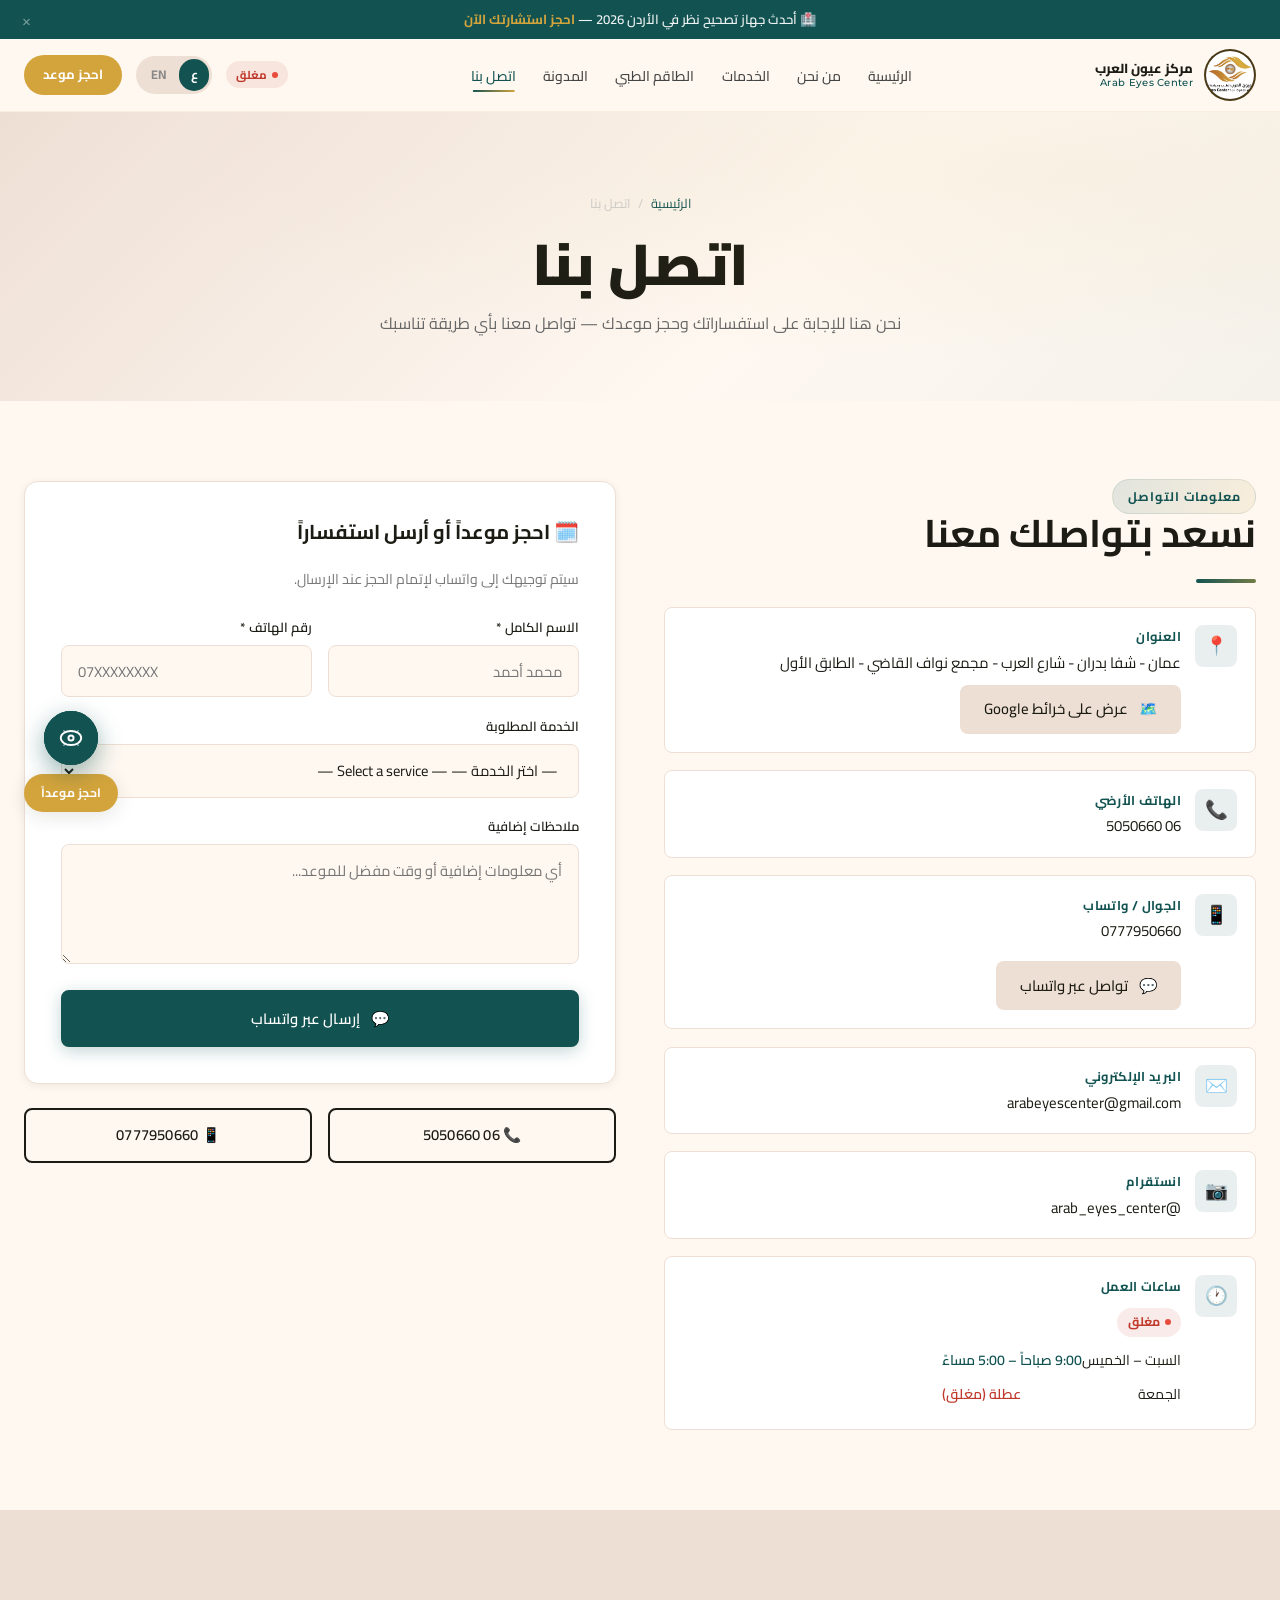
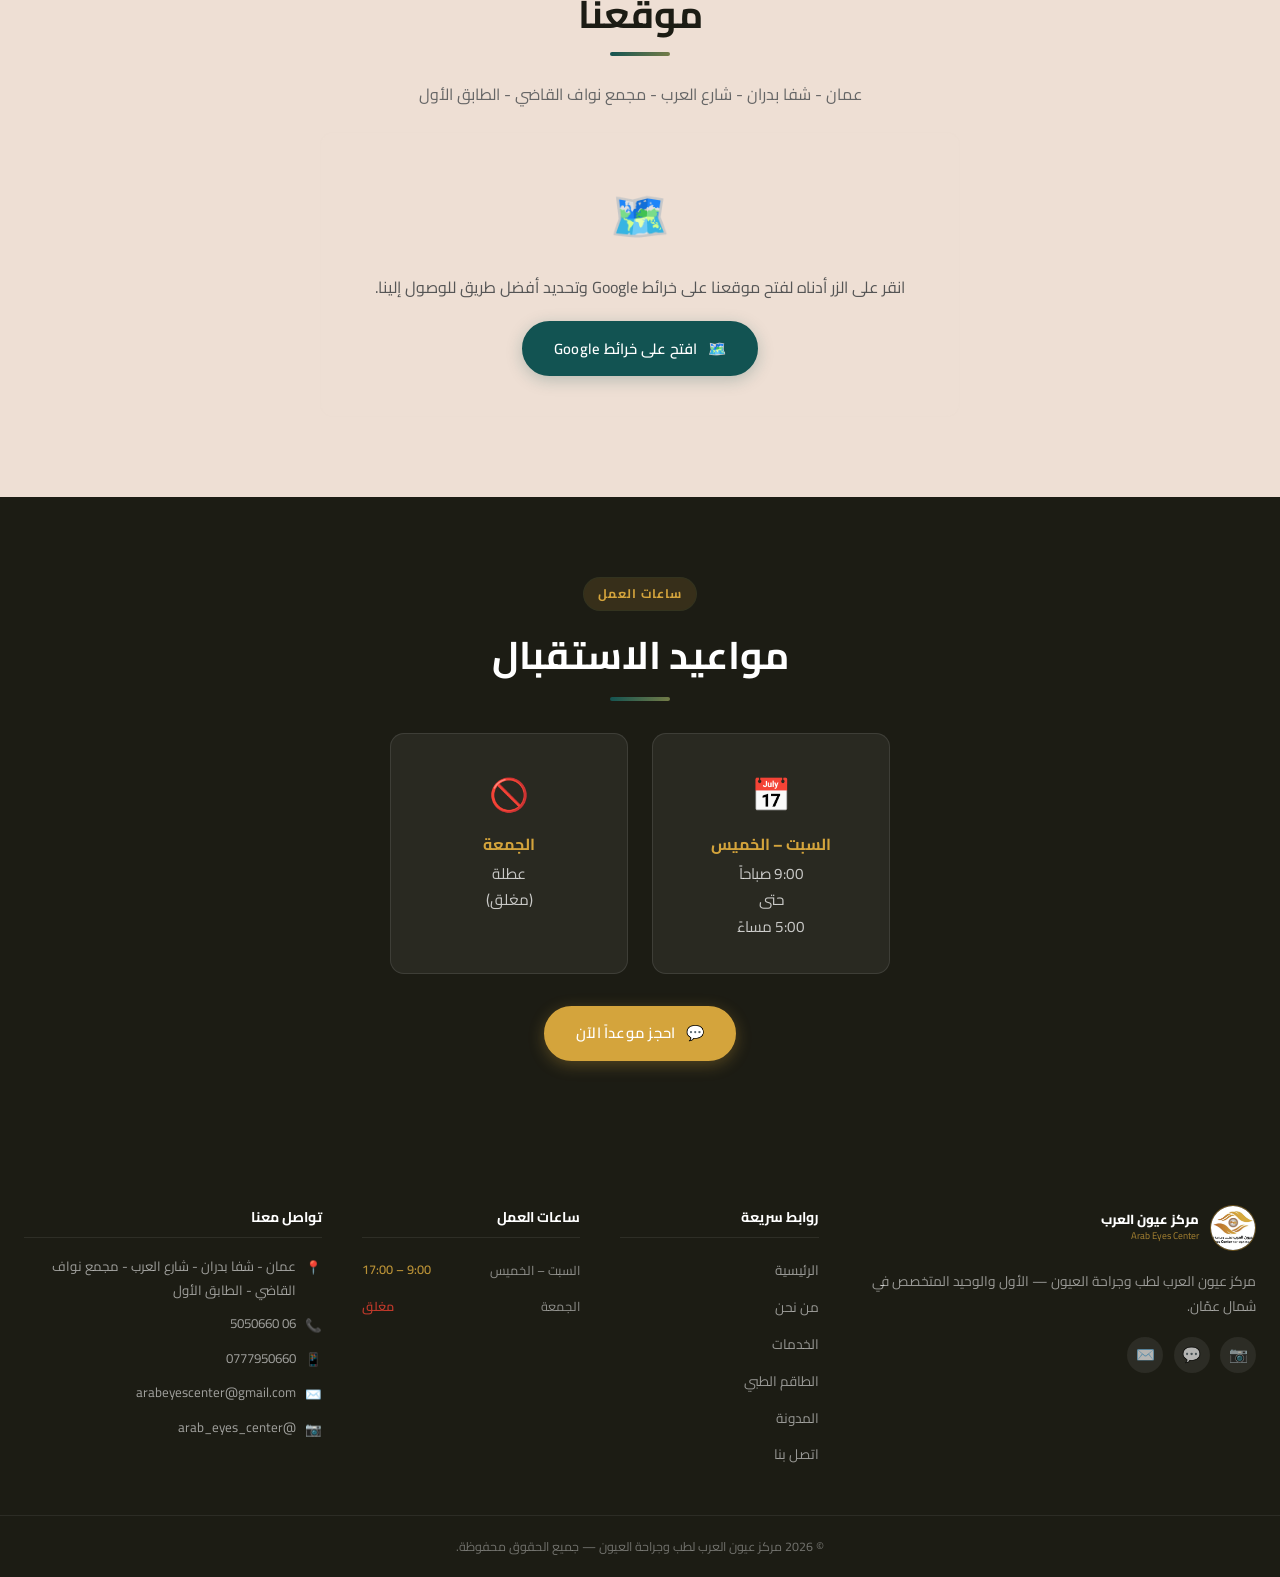
<file: contact.html>
﻿<!DOCTYPE html>
<html lang="ar" dir="rtl">
<head>
  <meta charset="UTF-8" />
  <meta name="viewport" content="width=device-width, initial-scale=1.0, viewport-fit=cover" />
  <meta name="description" content="احجز موعدك في مركز عيون العرب — شفا بدران، عمّان. اتصل بنا على 06 5050660 أو 0777950660. ساعات العمل: السبت–الخميس 9ص–5م." />
  <meta name="robots" content="index, follow, max-snippet:-1, max-image-preview:large, max-video-preview:-1" />
  <meta name="author" content="مركز عيون العرب" />
  <meta name="keywords" content="احجز موعد عيون, اتصل عيون العرب, مركز عيون عمان, شفا بدران طب عيون, رقم مركز عيون العرب, book eye appointment Amman, Arab Eyes Center contact" />
  <meta name="theme-color" content="#0a4a7e" />
  <meta name="geo.region" content="JO-AM" />
  <meta name="geo.placename" content="شفا بدران، عمّان، الأردن" />
  <meta name="geo.position" content="32.0660;35.8647" />
  <meta name="ICBM" content="32.0660, 35.8647" />
  <!-- Canonical -->
  <link rel="canonical" href="https://www.arabeyescenter.com/contact.html" />
  <!-- Open Graph -->
  <meta property="og:type"             content="website" />
  <meta property="og:locale"           content="ar_JO" />
  <meta property="og:locale:alternate" content="en_US" />
  <meta property="og:site_name"        content="مركز عيون العرب | Arab Eyes Center" />
  <meta property="og:url"              content="https://www.arabeyescenter.com/contact.html" />
  <meta property="og:title"            content="احجز موعدك | مركز عيون العرب — شفا بدران، عمّان" />
  <meta property="og:description"      content="تواصل معنا أو احجز موعدك في مركز عيون العرب. شفا بدران، عمّان — 06 5050660." />
  <meta property="og:image"            content="https://www.arabeyescenter.com/images/center.jpg" />
  <meta property="og:image:alt"        content="مركز عيون العرب — احجز موعدك في شفا بدران، عمّان" />
  <meta property="og:image:type"       content="image/jpeg" />
  <!-- Twitter Card -->
  <meta name="twitter:card"        content="summary_large_image" />
  <meta name="twitter:site"        content="@arab_eyes_center" />
  <meta name="twitter:title"       content="اتصل بمركز عيون العرب | Contact Arab Eyes Center" />
  <meta name="twitter:description" content="احجز موعدك الآن — مركز عيون العرب، شفا بدران، عمّان. 06 5050660." />
  <meta name="twitter:image"       content="https://www.arabeyescenter.com/images/center.jpg" />
  <meta name="twitter:image:alt"   content="مركز عيون العرب — احجز موعدك" />
  <title>اتصل بنا وحجز المواعيد | مركز عيون العرب — Arab Eyes Center</title>
  <link rel="preconnect" href="https://fonts.googleapis.com" />
  <link rel="preconnect" href="https://fonts.gstatic.com" crossorigin />
  <link href="https://fonts.googleapis.com/css2?family=Cairo:wght@300;400;600;700;900&family=Montserrat:wght@300;400;500;600;700;800&display=swap" rel="stylesheet" />
  <link rel="icon" type="image/jpeg" href="images/logo.jpg" />
  <link rel="stylesheet" href="css/styles.css" />
  <script>(function(){var l=localStorage.getItem('aec-lang')||'ar';document.documentElement.setAttribute('lang',l);document.documentElement.setAttribute('dir',l==='ar'?'rtl':'ltr');})();</script>
  <script type="application/ld+json">
  {
    "@context": "https://schema.org",
    "@type": ["MedicalClinic", "LocalBusiness"],
    "name": "مركز عيون العرب لطب وجراحة العيون",
    "alternateName": "Arab Eyes Center for Ophthalmology",
    "url": "https://www.arabeyescenter.com/",
    "telephone": ["+96265050660", "+962777950660"],
    "email": "arabeyescenter@gmail.com",
    "image": "https://www.arabeyescenter.com/images/center.jpg",
    "logo": "https://www.arabeyescenter.com/images/logo.jpg",
    "address": {
      "@type": "PostalAddress",
      "streetAddress": "شارع العرب، مجمع نواف القاضي، الطابق الأول",
      "addressLocality": "شفا بدران",
      "addressRegion": "عمان",
      "addressCountry": "JO"
    },
    "geo": {
      "@type": "GeoCoordinates",
      "latitude": 32.0660,
      "longitude": 35.8647
    },
    "openingHoursSpecification": [
      { "@type": "OpeningHoursSpecification",
        "dayOfWeek": ["Saturday","Sunday","Monday","Tuesday","Wednesday","Thursday"],
        "opens": "09:00", "closes": "17:00" }
    ],
    "medicalSpecialty": "Ophthalmology",
    "priceRange": "$$",
    "sameAs": ["https://www.instagram.com/arab_eyes_center/"],
    "hasMap": "https://maps.app.goo.gl/nyVfJ6Hvw6DiHrig6"
  }
  </script>
</head>
<body>

<!-- NAVBAR -->
<nav class="navbar">
  <div class="nav-container">
    <a href="index.html" class="nav-logo">
      <div class="logo-img-wrap"><img src="images/logo.jpg" alt="شعار مركز عيون العرب" /></div>
      <div class="logo-text-wrap">
        <span class="logo-ar">مركز عيون العرب</span>
        <span class="logo-en">Arab Eyes Center</span>
      </div>
    </a>
    <ul class="nav-links">
      <li><a href="index.html"    data-ar="الرئيسية"    data-en="Home">الرئيسية</a></li>
      <li><a href="about.html"    data-ar="من نحن"       data-en="About Us">من نحن</a></li>
      <li><a href="services.html" data-ar="الخدمات"      data-en="Services">الخدمات</a></li>
      <li><a href="team.html"     data-ar="الطاقم الطبي" data-en="Medical Team">الطاقم الطبي</a></li>
      <li><a href="blog.html"     data-ar="المدونة"      data-en="Blog">المدونة</a></li>
      <li><a href="contact.html"  data-ar="اتصل بنا"     data-en="Contact">اتصل بنا</a></li>
    </ul>
    <div class="nav-right">
      <div class="lang-toggle">
        <button class="lang-btn" data-lang="ar">ع</button>
        <button class="lang-btn" data-lang="en">EN</button>
      </div>
      <a href="https://wa.me/962777950660" class="nav-book-btn" target="_blank" rel="noopener">احجز موعد</a>
      <button class="menu-toggle" aria-label="Toggle navigation">
        <span></span><span></span><span></span>
      </button>
    </div>
  </div>
</nav>

<!-- PAGE HERO -->
<section class="page-hero">
  <div class="breadcrumb">
    <a href="index.html" data-ar="الرئيسية" data-en="Home">الرئيسية</a>
    <span>/</span>
    <span data-ar="اتصل بنا" data-en="Contact Us">اتصل بنا</span>
  </div>
  <h1>
    <span class="lang-ar">اتصل بنا</span>
    <span class="lang-en">Contact Us</span>
  </h1>
  <p>
    <span class="lang-ar">نحن هنا للإجابة على استفساراتك وحجز موعدك — تواصل معنا بأي طريقة تناسبك</span>
    <span class="lang-en">We're here to answer your questions and book your appointment — reach out in any way that suits you</span>
  </p>
</section>

<!-- CONTACT MAIN -->
<section class="section" aria-labelledby="contact-heading">
  <div class="container">
    <div class="contact-layout">

      <!-- LEFT: Info -->
      <div>
        <span class="section-tag lang-ar">معلومات التواصل</span>
        <span class="section-tag lang-en">Contact Information</span>
        <h2 id="contact-heading" style="margin-bottom:1.25rem;">
          <span class="lang-ar">نسعد بتواصلك معنا</span>
          <span class="lang-en">We're Happy to Hear From You</span>
        </h2>
        <div class="divider"></div>

        <div class="contact-info-stack">

          <!-- Address -->
          <div class="ci-item">
            <div class="ci-icon">📍</div>
            <div class="ci-content">
              <div class="lang-ar"><h4>العنوان</h4></div>
              <div class="lang-en"><h4>Address</h4></div>
              <div class="lang-ar"><p>عمان - شفا بدران - شارع العرب - مجمع نواف القاضي - الطابق الأول</p></div>
              <div class="lang-en"><p>Amman, Shafa Badran, Arab Street, Nawaf Al Qadi Complex, 1st Floor, Jordan</p></div>
              <a href="https://maps.app.goo.gl/nyVfJ6Hvw6DiHrig6" class="map-btn" target="_blank" rel="noopener">
                🗺️&nbsp;<span class="lang-ar">عرض على خرائط Google</span><span class="lang-en">View on Google Maps</span>
              </a>
            </div>
          </div>

          <!-- Phone -->
          <div class="ci-item">
            <div class="ci-icon">📞</div>
            <div class="ci-content">
              <div class="lang-ar"><h4>الهاتف الأرضي</h4></div>
              <div class="lang-en"><h4>Landline</h4></div>
              <p><a href="tel:0665050660">06 5050660</a></p>
            </div>
          </div>

          <!-- Mobile / WhatsApp -->
          <div class="ci-item">
            <div class="ci-icon">📱</div>
            <div class="ci-content">
              <div class="lang-ar"><h4>الجوال / واتساب</h4></div>
              <div class="lang-en"><h4>Mobile / WhatsApp</h4></div>
              <p><a href="tel:0777950660">0777950660</a></p>
              <div style="margin-top:.5rem;">
                <a href="https://wa.me/962777950660" class="map-btn" target="_blank" rel="noopener">
                  💬&nbsp;<span class="lang-ar">تواصل عبر واتساب</span><span class="lang-en">Chat on WhatsApp</span>
                </a>
              </div>
            </div>
          </div>

          <!-- Email -->
          <div class="ci-item">
            <div class="ci-icon">✉️</div>
            <div class="ci-content">
              <div class="lang-ar"><h4>البريد الإلكتروني</h4></div>
              <div class="lang-en"><h4>Email</h4></div>
              <p><a href="mailto:arabeyescenter@gmail.com">arabeyescenter@gmail.com</a></p>
            </div>
          </div>

          <!-- Instagram -->
          <div class="ci-item">
            <div class="ci-icon">📷</div>
            <div class="ci-content">
              <div class="lang-ar"><h4>انستقرام</h4></div>
              <div class="lang-en"><h4>Instagram</h4></div>
              <p><a href="https://instagram.com/arab_eyes_center" target="_blank" rel="noopener">@arab_eyes_center</a></p>
            </div>
          </div>

          <!-- Working Hours -->
          <div class="ci-item">
            <div class="ci-icon">🕐</div>
            <div class="ci-content">
              <div class="lang-ar"><h4>ساعات العمل</h4></div>
              <div class="lang-en"><h4>Working Hours</h4></div>
              <table class="hours-tbl">
                <tbody>
                  <tr>
                    <td class="day-cell">
                      <span class="lang-ar">السبت – الخميس</span>
                      <span class="lang-en">Saturday – Thursday</span>
                    </td>
                    <td class="time-cell">
                      <span class="lang-ar">9:00 صباحاً – 5:00 مساءً</span>
                      <span class="lang-en">9:00 AM – 5:00 PM</span>
                    </td>
                  </tr>
                  <tr>
                    <td class="day-cell">
                      <span class="lang-ar">الجمعة</span>
                      <span class="lang-en">Friday</span>
                    </td>
                    <td class="time-cell closed">
                      <span class="lang-ar">عطلة (مغلق)</span>
                      <span class="lang-en">Closed</span>
                    </td>
                  </tr>
                </tbody>
              </table>
            </div>
          </div>

        </div>
      </div>

      <!-- RIGHT: Form -->
      <div>
        <div class="contact-form">
          <h3>
            <span class="lang-ar">🗓️ احجز موعداً أو أرسل استفساراً</span>
            <span class="lang-en">🗓️ Book an Appointment or Send an Inquiry</span>
          </h3>
          <p style="font-size:.88rem;color:#777;margin-bottom:1.5rem;">
            <span class="lang-ar">سيتم توجيهك إلى واتساب لإتمام الحجز عند الإرسال.</span>
            <span class="lang-en">You will be redirected to WhatsApp to complete your booking upon submission.</span>
          </p>

          <form id="contact-form" novalidate>

            <div class="form-row">
              <div class="form-group">
                <label for="fname">
                  <span class="lang-ar">الاسم الكامل *</span>
                  <span class="lang-en">Full Name *</span>
                </label>
                <input type="text" id="fname" name="name" required
                  placeholder-ar="محمد أحمد"
                  placeholder-en="John Smith" />
              </div>
              <div class="form-group">
                <label for="fphone">
                  <span class="lang-ar">رقم الهاتف *</span>
                  <span class="lang-en">Phone Number *</span>
                </label>
                <input type="tel" id="fphone" name="phone" required
                  placeholder-ar="07XXXXXXXX"
                  placeholder-en="07XXXXXXXX" />
              </div>
            </div>

            <div class="form-group">
              <label for="fservice">
                <span class="lang-ar">الخدمة المطلوبة</span>
                <span class="lang-en">Service Required</span>
              </label>
              <select id="fservice" name="service">
                <option value="" disabled selected>
                  <span class="lang-ar">— اختر الخدمة —</span>
                  <span class="lang-en">— Select a service —</span>
                </option>
                <!-- Arabic options shown by default; JS will update if needed -->
                <option data-ar="فحص نظر شامل"                  data-en="Comprehensive Eye Examination">فحص نظر شامل</option>
                <option data-ar="تصحيح النظر بالليزر"           data-en="Laser Vision Correction">تصحيح النظر بالليزر</option>
                <option data-ar="علاج أمراض القرنية"             data-en="Corneal Disease Treatment">علاج أمراض القرنية</option>
                <option data-ar="علاج الساد وزراعة العدسات"      data-en="Cataract &amp; Lens Implants">علاج الساد وزراعة العدسات</option>
                <option data-ar="ضغط العين / الزرق"              data-en="Eye Pressure / Glaucoma">ضغط العين / الزرق</option>
                <option data-ar="انفصال الشبكية"                 data-en="Retinal Detachment">انفصال الشبكية</option>
                <option data-ar="اعتلال الشبكية السكري"          data-en="Diabetic Retinopathy">اعتلال الشبكية السكري</option>
                <option data-ar="فحص عيون الأطفال / الحول"       data-en="Pediatric Eye / Strabismus">فحص عيون الأطفال / الحول</option>
                <option data-ar="تجميل العيون"                   data-en="Eye Aesthetics / Oculoplastics">تجميل العيون</option>
                <option data-ar="استفسار عام"                    data-en="General Inquiry">استفسار عام</option>
              </select>
            </div>

            <div class="form-group">
              <label for="fmsg">
                <span class="lang-ar">ملاحظات إضافية</span>
                <span class="lang-en">Additional Notes</span>
              </label>
              <textarea id="fmsg" name="message"
                placeholder-ar="أي معلومات إضافية أو وقت مفضل للموعد..."
                placeholder-en="Any additional information or preferred appointment time..."></textarea>
            </div>

            <button type="submit" class="btn btn-primary" style="width:100%;justify-content:center;border-radius:var(--radius-sm);">
              💬&nbsp;<span class="lang-ar">إرسال عبر واتساب</span><span class="lang-en">Send via WhatsApp</span>
            </button>

          </form>
        </div>

        <!-- Quick contact options -->
        <div style="margin-top:1.5rem;display:grid;grid-template-columns:1fr 1fr;gap:1rem;">
          <a href="tel:0665050660" class="btn btn-outline" style="justify-content:center;border-radius:var(--radius-sm);">
            📞&nbsp;06 5050660
          </a>
          <a href="tel:0777950660" class="btn btn-outline" style="justify-content:center;border-radius:var(--radius-sm);">
            📱&nbsp;0777950660
          </a>
        </div>
      </div>

    </div>
  </div>
</section>

<!-- MAP SECTION -->
<section class="section section-alt" aria-labelledby="map-heading">
  <div class="container">
    <div class="text-center">
      <h2 id="map-heading">
        <span class="lang-ar">موقعنا</span>
        <span class="lang-en">Find Us</span>
      </h2>
      <div class="divider"></div>
      <div class="lang-ar">
        <p style="color:#666;margin-bottom:1.5rem;">عمان - شفا بدران - شارع العرب - مجمع نواف القاضي - الطابق الأول</p>
      </div>
      <div class="lang-en">
        <p style="color:#666;margin-bottom:1.5rem;">Amman, Shafa Badran, Arab Street, Nawaf Al Qadi Complex, 1st Floor, Jordan</p>
      </div>

      <!-- Map embed container -->
      <div style="background:var(--beige);border-radius:var(--radius-md);padding:2.5rem;border:1px solid rgba(238,223,212,.8);max-width:640px;margin:0 auto;">
        <div style="font-size:3rem;margin-bottom:1rem;">🗺️</div>
        <div class="lang-ar">
          <p style="color:#555;margin-bottom:1.25rem;">انقر على الزر أدناه لفتح موقعنا على خرائط Google وتحديد أفضل طريق للوصول إلينا.</p>
        </div>
        <div class="lang-en">
          <p style="color:#555;margin-bottom:1.25rem;">Click the button below to open our location on Google Maps and find the best route to us.</p>
        </div>
        <a href="https://maps.app.goo.gl/nyVfJ6Hvw6DiHrig6" class="btn btn-primary" target="_blank" rel="noopener" style="margin:0 auto;display:inline-flex;">
          🗺️&nbsp;<span class="lang-ar">افتح على خرائط Google</span><span class="lang-en">Open on Google Maps</span>
        </a>
      </div>

      <!-- Optional: paste a real Google Maps embed iframe here -->
      <!-- Example:
      <div style="margin-top:2rem;border-radius:var(--radius-md);overflow:hidden;height:400px;">
        <iframe
          src="YOUR_GOOGLE_MAPS_EMBED_URL"
          width="100%" height="100%" style="border:0;" allowfullscreen="" loading="lazy"
          referrerpolicy="no-referrer-when-downgrade">
        </iframe>
      </div>
      -->
    </div>
  </div>
</section>

<!-- WORKING HOURS HIGHLIGHT -->
<section class="section section-dark" aria-labelledby="hours-heading">
  <div class="container" style="max-width:700px;text-align:center;">
    <span class="section-tag" style="background:rgba(212,164,60,.15);color:var(--gold);">
      <span class="lang-ar">ساعات العمل</span><span class="lang-en">Working Hours</span>
    </span>
    <h2 id="hours-heading" style="color:var(--white);margin-top:.5rem;margin-bottom:1rem;">
      <span class="lang-ar">مواعيد الاستقبال</span>
      <span class="lang-en">Clinic Hours</span>
    </h2>
    <div class="divider" style="margin:0 auto 2rem;"></div>

    <div style="display:grid;grid-template-columns:1fr 1fr;gap:1.5rem;max-width:500px;margin:0 auto;">
      <div style="background:rgba(255,255,255,.06);border:1px solid rgba(255,255,255,.1);border-radius:var(--radius-md);padding:2rem;">
        <div style="font-size:2rem;margin-bottom:.75rem;">📅</div>
        <div class="lang-ar">
          <h3 style="color:var(--gold);font-size:1rem;margin-bottom:.35rem;">السبت – الخميس</h3>
          <p style="color:rgba(255,255,255,.75);font-size:.95rem;">9:00 صباحاً<br>حتى<br>5:00 مساءً</p>
        </div>
        <div class="lang-en">
          <h3 style="color:var(--gold);font-size:1rem;margin-bottom:.35rem;">Saturday – Thursday</h3>
          <p style="color:rgba(255,255,255,.75);font-size:.95rem;">9:00 AM<br>to<br>5:00 PM</p>
        </div>
      </div>

      <div style="background:rgba(255,255,255,.06);border:1px solid rgba(255,255,255,.1);border-radius:var(--radius-md);padding:2rem;">
        <div style="font-size:2rem;margin-bottom:.75rem;">🚫</div>
        <div class="lang-ar">
          <h3 style="color:var(--gold);font-size:1rem;margin-bottom:.35rem;">الجمعة</h3>
          <p style="color:rgba(255,255,255,.75);font-size:.95rem;">عطلة<br>(مغلق)</p>
        </div>
        <div class="lang-en">
          <h3 style="color:var(--gold);font-size:1rem;margin-bottom:.35rem;">Friday</h3>
          <p style="color:rgba(255,255,255,.75);font-size:.95rem;">Day Off<br>(Closed)</p>
        </div>
      </div>
    </div>

    <div style="margin-top:2rem;">
      <a href="https://wa.me/962777950660" class="btn btn-gold" target="_blank" rel="noopener">
        💬&nbsp;<span class="lang-ar">احجز موعداً الآن</span><span class="lang-en">Book an Appointment Now</span>
      </a>
    </div>
  </div>
</section>

<!-- FOOTER -->
<footer class="footer">
  <div class="footer-grid">
    <div class="footer-brand">
      <div class="f-logo">
        <div class="f-logo-img"><img src="images/logo.jpg" alt="شعار مركز عيون العرب" /></div>
        <div class="f-logo-txt">
          <span class="f-ar">مركز عيون العرب</span>
          <span class="f-en">Arab Eyes Center</span>
        </div>
      </div>
      <div class="lang-ar"><p>مركز عيون العرب لطب وجراحة العيون — الأول والوحيد المتخصص في شمال عمّان.</p></div>
      <div class="lang-en"><p>Arab Eyes Center for Ophthalmology — the first and only specialized eye care center in north Amman.</p></div>
      <div class="social-row">
        <a href="https://instagram.com/arab_eyes_center" class="soc-link" target="_blank" rel="noopener" aria-label="Instagram">📷</a>
        <a href="https://wa.me/962777950660" class="soc-link" target="_blank" rel="noopener" aria-label="WhatsApp">💬</a>
        <a href="mailto:arabeyescenter@gmail.com" class="soc-link" aria-label="Email">✉️</a>
      </div>
    </div>
    <div class="footer-col">
      <div class="lang-ar"><h4>روابط سريعة</h4></div>
      <div class="lang-en"><h4>Quick Links</h4></div>
      <ul class="f-links">
        <li><a href="index.html"    data-ar="الرئيسية"    data-en="Home">الرئيسية</a></li>
        <li><a href="about.html"    data-ar="من نحن"       data-en="About Us">من نحن</a></li>
        <li><a href="services.html" data-ar="الخدمات"      data-en="Services">الخدمات</a></li>
        <li><a href="team.html"     data-ar="الطاقم الطبي" data-en="Medical Team">الطاقم الطبي</a></li>
        <li><a href="blog.html"     data-ar="المدونة"      data-en="Blog">المدونة</a></li>
        <li><a href="contact.html"  data-ar="اتصل بنا"     data-en="Contact Us">اتصل بنا</a></li>
      </ul>
    </div>
    <div class="footer-col">
      <div class="lang-ar"><h4>ساعات العمل</h4></div>
      <div class="lang-en"><h4>Working Hours</h4></div>
      <div class="f-hours">
        <div class="f-hour-row">
          <div class="lang-ar"><span class="d">السبت – الخميس</span></div>
          <div class="lang-en"><span class="d">Sat – Thu</span></div>
          <span class="t">9:00 – 17:00</span>
        </div>
        <div class="f-hour-row">
          <div class="lang-ar"><span class="d">الجمعة</span></div>
          <div class="lang-en"><span class="d">Friday</span></div>
          <div class="lang-ar"><span class="t cl">مغلق</span></div>
          <div class="lang-en"><span class="t cl">Closed</span></div>
        </div>
      </div>
    </div>
    <div class="footer-col">
      <div class="lang-ar"><h4>تواصل معنا</h4></div>
      <div class="lang-en"><h4>Contact Us</h4></div>
      <div class="f-contact-list">
        <div class="fci">
          <span class="fci-ico">📍</span>
          <div>
            <div class="lang-ar"><span>عمان - شفا بدران - شارع العرب - مجمع نواف القاضي - الطابق الأول</span></div>
            <div class="lang-en"><span>Amman, Shafa Badran, Arab Street, Nawaf Al Qadi Complex, 1st Floor</span></div>
          </div>
        </div>
        <div class="fci"><span class="fci-ico">📞</span><a href="tel:0665050660">06 5050660</a></div>
        <div class="fci"><span class="fci-ico">📱</span><a href="tel:0777950660">0777950660</a></div>
        <div class="fci"><span class="fci-ico">✉️</span><a href="mailto:arabeyescenter@gmail.com">arabeyescenter@gmail.com</a></div>
        <div class="fci"><span class="fci-ico">📷</span><a href="https://instagram.com/arab_eyes_center" target="_blank" rel="noopener">@arab_eyes_center</a></div>
      </div>
    </div>
  </div>
  <div class="footer-bottom">
    <div class="lang-ar">© 2026 مركز عيون العرب لطب وجراحة العيون — جميع الحقوق محفوظة.</div>
    <div class="lang-en">© 2026 Arab Eyes Center for Ophthalmology — All rights reserved.</div>
  </div>
</footer>

<div class="floating-wrap">
  <button class="ai-fab" id="ai-fab" aria-label="فتح المساعد الذكي / Open AI Assistant">
    <svg viewBox="0 0 28 28" fill="none" xmlns="http://www.w3.org/2000/svg" aria-hidden="true" width="26" height="26">
      <ellipse cx="14" cy="14" rx="11" ry="7.5" stroke="white" stroke-width="2"/>
      <circle cx="14" cy="14" r="3.8" fill="white"/>
      <circle cx="14" cy="14" r="1.7" fill="#125352"/>
      <path d="M20.5 7.5l1.2-1.2M7.5 7.5L6.3 6.3M20.5 20.5l1.2 1.2M7.5 20.5l-1.2 1.2" stroke="rgba(255,255,255,0.6)" stroke-width="1.5" stroke-linecap="round"/>
    </svg>
  </button>
  <a href="https://wa.me/962777950660" class="float-book" target="_blank" rel="noopener">احجز موعداً</a>
</div>

<script src="js/main.js"></script>
<script src="js/chatbot.js"></script>

<!-- Fix placeholders for form inputs (bilingual) -->
<script>
  document.addEventListener('DOMContentLoaded', function() {
    function updatePlaceholders() {
      var lang = document.documentElement.getAttribute('lang') || 'ar';
      document.querySelectorAll('[placeholder-ar][placeholder-en]').forEach(function(el) {
        el.setAttribute('placeholder', el.getAttribute('placeholder-' + lang));
      });
    }
    updatePlaceholders();
    document.querySelectorAll('.lang-btn').forEach(function(btn) {
      btn.addEventListener('click', function() {
        setTimeout(updatePlaceholders, 10);
      });
    });
  });
</script>
</body>
</html>
</file>
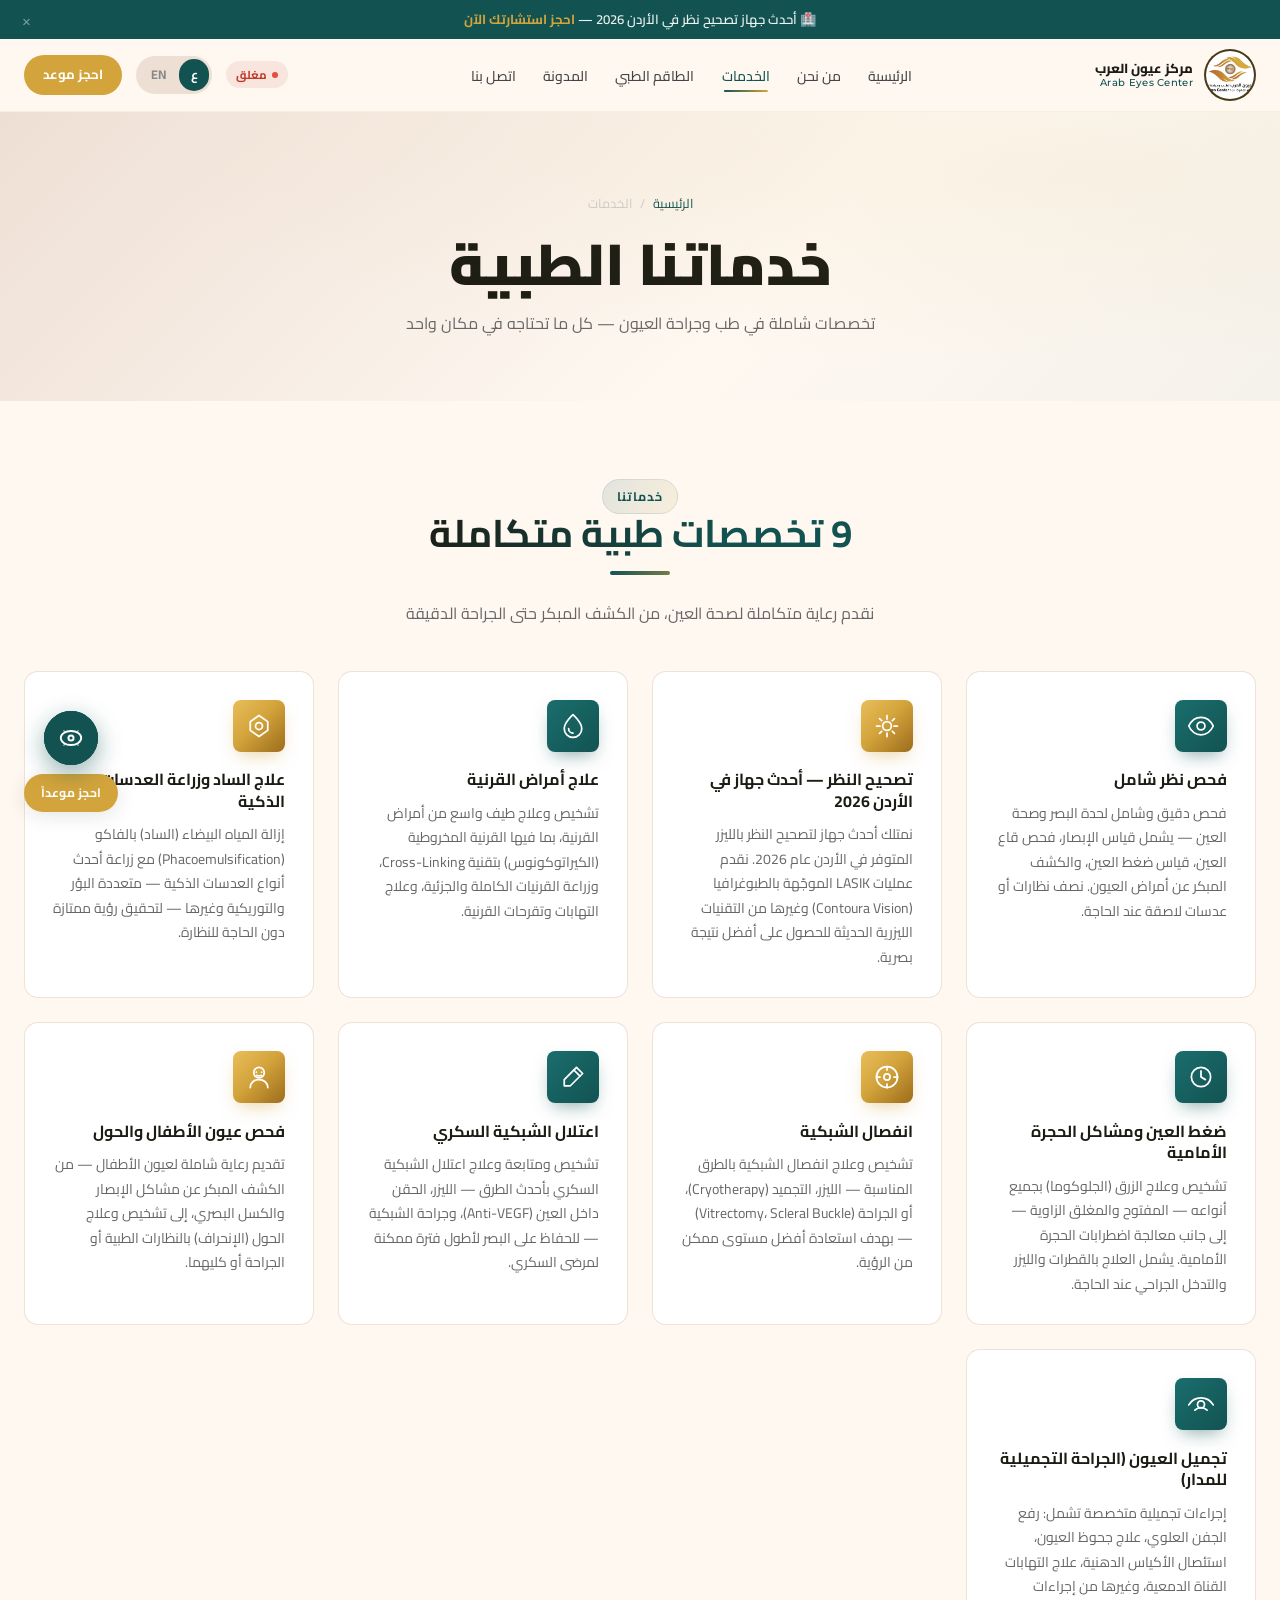
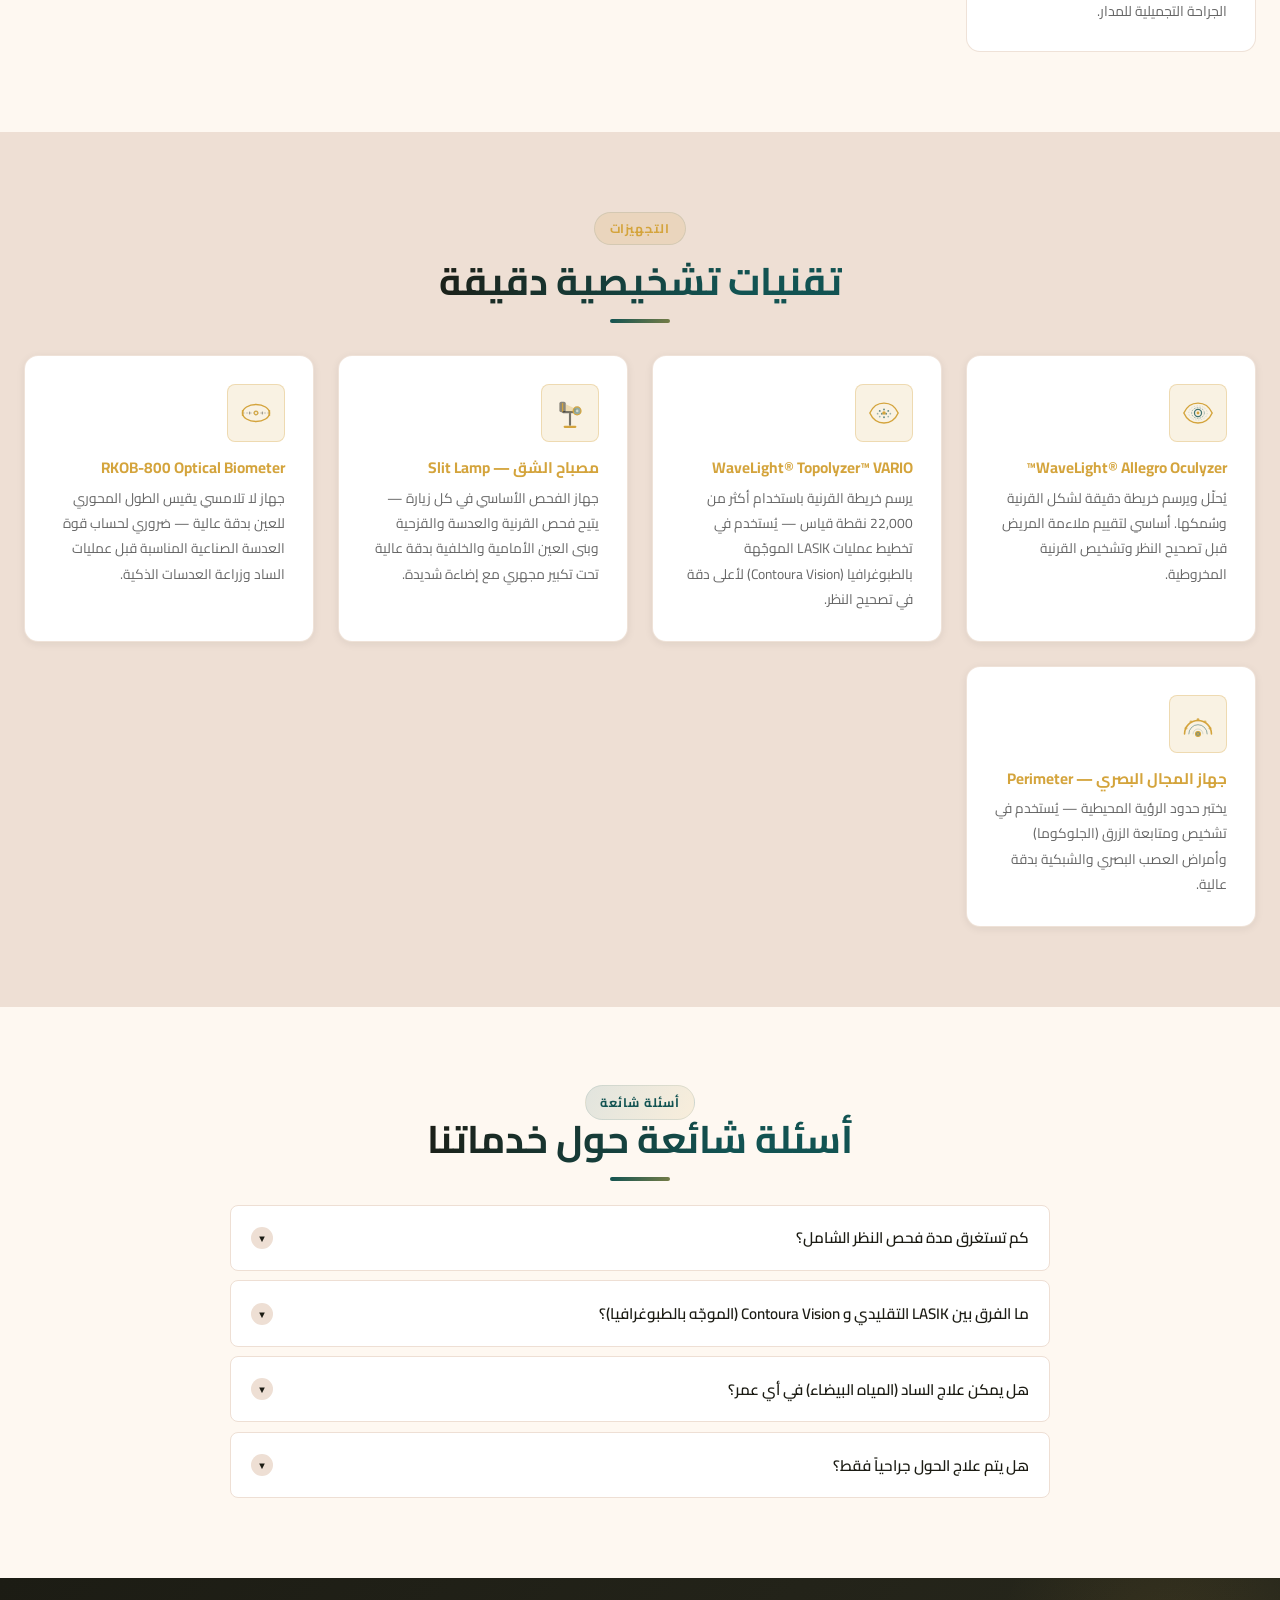
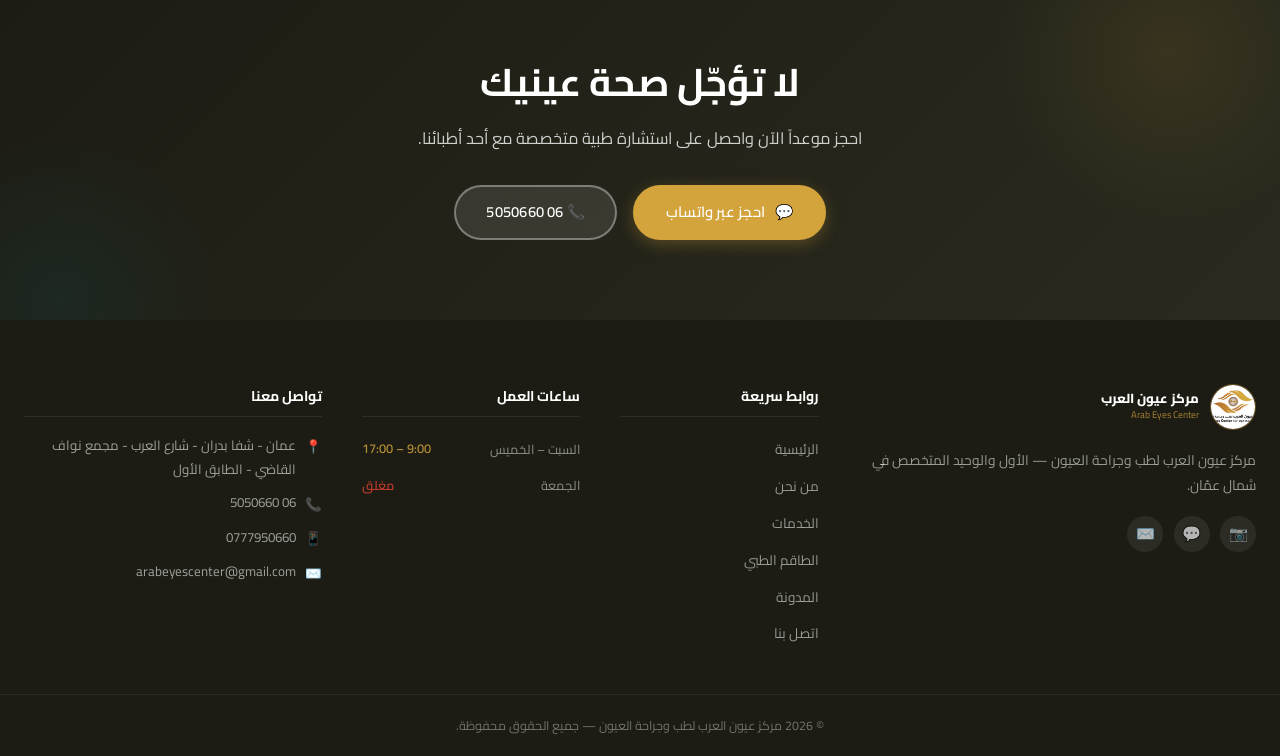
<file: services.html>
﻿<!DOCTYPE html>
<html lang="ar" dir="rtl">
<head>
  <meta charset="UTF-8" />
  <meta name="viewport" content="width=device-width, initial-scale=1.0, viewport-fit=cover" />
  <meta name="description" content="خدمات مركز عيون العرب الطبية: فحص النظر، تصحيح النظر بالليزر، زرع العدسات، علاج القرنية، جراحة الساد، أمراض الشبكية، تجميل العيون — 9 تخصصات في شمال عمّان." />
  <meta name="robots" content="index, follow, max-snippet:-1, max-image-preview:large, max-video-preview:-1" />
  <meta name="author" content="مركز عيون العرب" />
  <meta name="keywords" content="خدمات عيون العرب, تصحيح النظر, ليزر العيون, LASIK, زرع عدسات, قرنية, ساد, شبكية, تجميل العيون, جفن, فحص نظر, eye services Jordan, ophthalmology Amman" />
  <meta name="theme-color" content="#0a4a7e" />
  <meta name="geo.region" content="JO-AM" />
  <meta name="geo.placename" content="شفا بدران، عمّان، الأردن" />
  <!-- Canonical -->
  <link rel="canonical" href="https://www.arabeyescenter.com/services.html" />
  <!-- Open Graph -->
  <meta property="og:type"             content="website" />
  <meta property="og:locale"           content="ar_JO" />
  <meta property="og:locale:alternate" content="en_US" />
  <meta property="og:site_name"        content="مركز عيون العرب | Arab Eyes Center" />
  <meta property="og:url"              content="https://www.arabeyescenter.com/services.html" />
  <meta property="og:title"            content="خدماتنا الطبية — 9 تخصصات | Arab Eyes Center" />
  <meta property="og:description"      content="9 تخصصات طبية في طب وجراحة العيون — تصحيح النظر بالليزر، القرنية، الساد، الشبكية، وأكثر في شمال عمّان." />
  <meta property="og:image"            content="https://www.arabeyescenter.com/images/center.jpg" />
  <meta property="og:image:alt"        content="خدمات مركز عيون العرب الطبية — طب وجراحة العيون" />
  <meta property="og:image:type"       content="image/jpeg" />
  <!-- Twitter Card -->
  <meta name="twitter:card"        content="summary_large_image" />
  <meta name="twitter:site"        content="@arab_eyes_center" />
  <meta name="twitter:title"       content="خدمات مركز عيون العرب | Arab Eyes Center" />
  <meta name="twitter:description" content="9 تخصصات طبية في طب وجراحة العيون في شمال عمّان — تصحيح النظر، الليزر، القرنية والمزيد." />
  <meta name="twitter:image"       content="https://www.arabeyescenter.com/images/center.jpg" />
  <meta name="twitter:image:alt"   content="خدمات مركز عيون العرب الطبية" />
  <title>الخدمات الطبية — 9 تخصصات | مركز عيون العرب — Arab Eyes Center</title>
  <!-- Breadcrumb Structured Data -->
  <script type="application/ld+json">
  {
    "@context": "https://schema.org",
    "@type": "BreadcrumbList",
    "itemListElement": [
      { "@type": "ListItem", "position": 1, "name": "الرئيسية", "item": "https://www.arabeyescenter.com/" },
      { "@type": "ListItem", "position": 2, "name": "الخدمات",  "item": "https://www.arabeyescenter.com/services.html" }
    ]
  }
  </script>
  <link rel="preconnect" href="https://fonts.googleapis.com" />
  <link rel="preconnect" href="https://fonts.gstatic.com" crossorigin />
  <link href="https://fonts.googleapis.com/css2?family=Cairo:wght@300;400;600;700;900&family=Montserrat:wght@300;400;500;600;700;800&display=swap" rel="stylesheet" />
  <link rel="icon" type="image/jpeg" href="images/logo.jpg" />
  <link rel="stylesheet" href="css/styles.css" />
  <script>(function(){var l=localStorage.getItem('aec-lang')||'ar';document.documentElement.setAttribute('lang',l);document.documentElement.setAttribute('dir',l==='ar'?'rtl':'ltr');})();</script>
</head>
<body>

<!-- NAVBAR -->
<nav class="navbar">
  <div class="nav-container">
    <a href="index.html" class="nav-logo">
      <div class="logo-img-wrap"><img src="images/logo.jpg" alt="شعار مركز عيون العرب" /></div>
      <div class="logo-text-wrap">
        <span class="logo-ar">مركز عيون العرب</span>
        <span class="logo-en">Arab Eyes Center</span>
      </div>
    </a>
    <ul class="nav-links">
      <li><a href="index.html"    data-ar="الرئيسية"    data-en="Home">الرئيسية</a></li>
      <li><a href="about.html"    data-ar="من نحن"       data-en="About Us">من نحن</a></li>
      <li><a href="services.html" data-ar="الخدمات"      data-en="Services">الخدمات</a></li>
      <li><a href="team.html"     data-ar="الطاقم الطبي" data-en="Medical Team">الطاقم الطبي</a></li>
      <li><a href="blog.html"     data-ar="المدونة"      data-en="Blog">المدونة</a></li>
      <li><a href="contact.html"  data-ar="اتصل بنا"     data-en="Contact">اتصل بنا</a></li>
    </ul>
    <div class="nav-right">
      <div class="lang-toggle">
        <button class="lang-btn" data-lang="ar">ع</button>
        <button class="lang-btn" data-lang="en">EN</button>
      </div>
      <a href="https://wa.me/962777950660" class="nav-book-btn" target="_blank" rel="noopener">احجز موعد</a>
      <button class="menu-toggle" aria-label="Toggle navigation">
        <span></span><span></span><span></span>
      </button>
    </div>
  </div>
</nav>

<!-- PAGE HERO -->
<section class="page-hero">
  <div class="breadcrumb">
    <a href="index.html" data-ar="الرئيسية" data-en="Home">الرئيسية</a>
    <span>/</span>
    <span data-ar="الخدمات" data-en="Services">الخدمات</span>
  </div>
  <h1>
    <span class="lang-ar">خدماتنا الطبية</span>
    <span class="lang-en">Our Medical Services</span>
  </h1>
  <p>
    <span class="lang-ar">تخصصات شاملة في طب وجراحة العيون — كل ما تحتاجه في مكان واحد</span>
    <span class="lang-en">Comprehensive ophthalmology specialties — everything you need in one place</span>
  </p>
</section>

<!-- SERVICES GRID -->
<section class="section" aria-labelledby="services-main-heading">
  <div class="container">
    <div class="text-center" style="margin-bottom:1rem;">
      <span class="section-tag lang-ar">خدماتنا</span>
      <span class="section-tag lang-en">Our Services</span>
      <h2 class="section-title" id="services-main-heading">
        <span class="lang-ar">9 تخصصات طبية متكاملة</span>
        <span class="lang-en">9 Comprehensive Medical Specialties</span>
      </h2>
      <div class="divider"></div>
      <p class="section-subtitle">
        <span class="lang-ar">نقدم رعاية متكاملة لصحة العين، من الكشف المبكر حتى الجراحة الدقيقة</span>
        <span class="lang-en">We provide complete eye health care, from early detection to precision surgery</span>
      </p>
    </div>

    <div class="services-grid">

      <!-- 1 -->
      <div class="service-card">
        <div class="service-icon">
          <svg viewBox="0 0 32 32" fill="none" stroke="currentColor" stroke-width="2" stroke-linecap="round" stroke-linejoin="round" xmlns="http://www.w3.org/2000/svg">
            <path d="M2 16C5 9.5 10 6 16 6C22 6 27 9.5 30 16C27 22.5 22 26 16 26C10 26 5 22.5 2 16Z"/>
            <circle cx="16" cy="16" r="4.5"/>
          </svg>
        </div>
        <h3><span class="lang-ar">فحص نظر شامل</span><span class="lang-en">Comprehensive Eye Examination</span></h3>
        <p>
          <span class="lang-ar">فحص دقيق وشامل لحدة البصر وصحة العين — يشمل قياس الإبصار، فحص قاع العين، قياس ضغط العين، والكشف المبكر عن أمراض العيون. نصف نظارات أو عدسات لاصقة عند الحاجة.</span>
          <span class="lang-en">A thorough and complete assessment of visual acuity and eye health — including vision measurement, fundus examination, intraocular pressure assessment, and early detection of eye diseases. Eyeglasses or contact lens prescriptions provided as needed.</span>
        </p>
      </div>

      <!-- 2 -->
      <div class="service-card">
        <div class="service-icon">
          <svg viewBox="0 0 32 32" fill="none" stroke="currentColor" stroke-width="2" stroke-linecap="round" stroke-linejoin="round" xmlns="http://www.w3.org/2000/svg">
            <path d="M16 4V8M16 24V28M4 16H8M24 16H28M7.5 7.5L10 10M22 22L24.5 24.5M24.5 7.5L22 10M10 22L7.5 24.5"/>
            <circle cx="16" cy="16" r="5"/>
          </svg>
        </div>
        <h3><span class="lang-ar">تصحيح النظر — أحدث جهاز في الأردن 2026</span><span class="lang-en">Vision Correction — Latest Device in Jordan 2026</span></h3>
        <p>
          <span class="lang-ar">نمتلك أحدث جهاز لتصحيح النظر بالليزر المتوفر في الأردن عام 2026. نقدم عمليات LASIK الموجّهة بالطبوغرافيا (Contoura Vision) وغيرها من التقنيات الليزرية الحديثة للحصول على أفضل نتيجة بصرية.</span>
          <span class="lang-en">We operate the most advanced laser vision correction device available in Jordan in 2026. We offer topography-guided LASIK (Contoura Vision) and other modern laser techniques for optimal visual outcomes.</span>
        </p>
      </div>

      <!-- 3 -->
      <div class="service-card">
        <div class="service-icon">
          <svg viewBox="0 0 32 32" fill="none" stroke="currentColor" stroke-width="2" stroke-linecap="round" stroke-linejoin="round" xmlns="http://www.w3.org/2000/svg">
            <path d="M16 3C16 3 6 12 6 19A10 10 0 0 0 26 19C26 12 16 3 16 3Z"/>
            <path d="M11 19A5 5 0 0 0 16 24"/>
          </svg>
        </div>
        <h3><span class="lang-ar">علاج أمراض القرنية</span><span class="lang-en">Corneal Disease Treatment</span></h3>
        <p>
          <span class="lang-ar">تشخيص وعلاج طيف واسع من أمراض القرنية، بما فيها القرنية المخروطية (الكيراتوكونوس) بتقنية Cross-Linking، وزراعة القرنيات الكاملة والجزئية، وعلاج التهابات وتقرحات القرنية.</span>
          <span class="lang-en">Diagnosis and treatment of a wide spectrum of corneal diseases, including keratoconus using Cross-Linking technique, full and partial corneal transplants, and treatment of corneal infections and ulcers.</span>
        </p>
      </div>

      <!-- 4 -->
      <div class="service-card">
        <div class="service-icon">
          <svg viewBox="0 0 32 32" fill="none" stroke="currentColor" stroke-width="2" stroke-linecap="round" stroke-linejoin="round" xmlns="http://www.w3.org/2000/svg">
            <path d="M16 4L26 11V21L16 28L6 21V11L16 4Z"/>
            <circle cx="16" cy="16" r="4"/>
          </svg>
        </div>
        <h3><span class="lang-ar">علاج الساد وزراعة العدسات الذكية</span><span class="lang-en">Cataract Treatment &amp; Smart Lens Implants</span></h3>
        <p>
          <span class="lang-ar">إزالة المياه البيضاء (الساد) بالفاكو (Phacoemulsification) مع زراعة أحدث أنواع العدسات الذكية — متعددة البؤر والتوريكية وغيرها — لتحقيق رؤية ممتازة دون الحاجة للنظارة.</span>
          <span class="lang-en">Cataract removal via Phacoemulsification with implantation of the latest premium smart IOLs — multifocal, toric, and extended depth of focus — to achieve excellent vision without glasses.</span>
        </p>
      </div>

      <!-- 5 -->
      <div class="service-card">
        <div class="service-icon">
          <svg viewBox="0 0 32 32" fill="none" stroke="currentColor" stroke-width="2" stroke-linecap="round" stroke-linejoin="round" xmlns="http://www.w3.org/2000/svg">
            <circle cx="16" cy="16" r="11"/>
            <path d="M16 16L16 9M16 16L21 19"/>
          </svg>
        </div>
        <h3><span class="lang-ar">ضغط العين ومشاكل الحجرة الأمامية</span><span class="lang-en">Eye Pressure &amp; Anterior Chamber Conditions</span></h3>
        <p>
          <span class="lang-ar">تشخيص وعلاج الزرق (الجلوكوما) بجميع أنواعه — المفتوح والمغلق الزاوية — إلى جانب معالجة اضطرابات الحجرة الأمامية. يشمل العلاج بالقطرات والليزر والتدخل الجراحي عند الحاجة.</span>
          <span class="lang-en">Diagnosis and treatment of glaucoma in all its forms — open and closed angle — along with management of anterior chamber disorders. Treatment includes eye drops, laser procedures, and surgical intervention when necessary.</span>
        </p>
      </div>

      <!-- 6 -->
      <div class="service-card">
        <div class="service-icon">
          <svg viewBox="0 0 32 32" fill="none" stroke="currentColor" stroke-width="2" stroke-linecap="round" stroke-linejoin="round" xmlns="http://www.w3.org/2000/svg">
            <circle cx="16" cy="16" r="12"/>
            <circle cx="16" cy="16" r="3.5"/>
            <path d="M16 4V8M16 24V28M4 16H8M24 16H28"/>
          </svg>
        </div>
        <h3><span class="lang-ar">انفصال الشبكية</span><span class="lang-en">Retinal Detachment Treatment</span></h3>
        <p>
          <span class="lang-ar">تشخيص وعلاج انفصال الشبكية بالطرق المناسبة — الليزر، التجميد (Cryotherapy)، أو الجراحة (Vitrectomy، Scleral Buckle) — بهدف استعادة أفضل مستوى ممكن من الرؤية.</span>
          <span class="lang-en">Diagnosis and treatment of retinal detachment using appropriate methods — laser, cryotherapy, or surgery (vitrectomy, scleral buckle) — with the aim of restoring the best possible level of vision.</span>
        </p>
      </div>

      <!-- 7 -->
      <div class="service-card">
        <div class="service-icon">
          <svg viewBox="0 0 32 32" fill="none" stroke="currentColor" stroke-width="2" stroke-linecap="round" stroke-linejoin="round" xmlns="http://www.w3.org/2000/svg">
            <path d="M20 5L27 12L13 26L6 26L6 19L20 5Z"/>
            <path d="M17 8L24 15"/>
          </svg>
        </div>
        <h3><span class="lang-ar">اعتلال الشبكية السكري</span><span class="lang-en">Diabetic Retinopathy Treatment</span></h3>
        <p>
          <span class="lang-ar">تشخيص ومتابعة وعلاج اعتلال الشبكية السكري بأحدث الطرق — الليزر، الحقن داخل العين (Anti-VEGF)، وجراحة الشبكية — للحفاظ على البصر لأطول فترة ممكنة لمرضى السكري.</span>
          <span class="lang-en">Diagnosis, monitoring, and treatment of diabetic retinopathy using the latest methods — laser photocoagulation, intravitreal injections (Anti-VEGF), and retinal surgery — to preserve vision for diabetic patients as long as possible.</span>
        </p>
      </div>

      <!-- 8 -->
      <div class="service-card">
        <div class="service-icon">
          <svg viewBox="0 0 32 32" fill="none" stroke="currentColor" stroke-width="2" stroke-linecap="round" stroke-linejoin="round" xmlns="http://www.w3.org/2000/svg">
            <circle cx="16" cy="11" r="6"/>
            <path d="M13 10.5H13.01M19 10.5H19.01M13.5 14C14.5 15 17.5 15 18.5 14"/>
            <path d="M6 28C6 22.5 10.5 19 16 19C21.5 19 26 22.5 26 28"/>
          </svg>
        </div>
        <h3><span class="lang-ar">فحص عيون الأطفال والحول</span><span class="lang-en">Pediatric Eye Exams &amp; Strabismus Treatment</span></h3>
        <p>
          <span class="lang-ar">تقديم رعاية شاملة لعيون الأطفال — من الكشف المبكر عن مشاكل الإبصار والكسل البصري، إلى تشخيص وعلاج الحول (الإنحراف) بالنظارات الطبية أو الجراحة أو كليهما.</span>
          <span class="lang-en">Comprehensive eye care for children — from early detection of vision problems and amblyopia (lazy eye), to diagnosis and treatment of strabismus (squint) with prescription eyeglasses, surgery, or both.</span>
        </p>
      </div>

      <!-- 9 -->
      <div class="service-card">
        <div class="service-icon">
          <svg viewBox="0 0 32 32" fill="none" stroke="currentColor" stroke-width="2" stroke-linecap="round" stroke-linejoin="round" xmlns="http://www.w3.org/2000/svg">
            <path d="M2 17C5 12 10 9 16 9C22 9 27 12 30 17"/>
            <circle cx="16" cy="16.5" r="4"/>
            <path d="M9 23C11 21 13.5 20 16 20C18.5 20 21 21 23 23"/>
          </svg>
        </div>
        <h3><span class="lang-ar">تجميل العيون (الجراحة التجميلية للمدار)</span><span class="lang-en">Eye Aesthetics / Oculoplastic Procedures</span></h3>
        <p>
          <span class="lang-ar">إجراءات تجميلية متخصصة تشمل: رفع الجفن العلوي، علاج جحوظ العيون، استئصال الأكياس الدهنية، علاج التهابات القناة الدمعية، وغيرها من إجراءات الجراحة التجميلية للمدار.</span>
          <span class="lang-en">Specialized aesthetic procedures including: upper eyelid ptosis repair, exophthalmos treatment, removal of lipid cysts, lacrimal duct obstruction treatment, and other oculoplastic orbital procedures.</span>
        </p>
      </div>

    </div>
  </div>
</section>

<!-- EQUIPMENT -->
<section class="section section-alt" aria-labelledby="equip-srv-heading">
  <div class="container">
    <div class="text-center">
      <span class="section-tag" style="background:rgba(212,164,60,.15);color:var(--gold);">
        <span class="lang-ar">التجهيزات</span><span class="lang-en">Equipment</span>
      </span>
      <h2 class="section-title" id="equip-srv-heading">
        <span class="lang-ar">تقنيات تشخيصية دقيقة</span>
        <span class="lang-en">Precision Diagnostic Technology</span>
      </h2>
      <div class="divider" style="margin:0.75rem auto 1.5rem;"></div>
    </div>
    <div class="equip-cards">

      <div class="equip-card">
        <div class="equip-icon">
          <svg viewBox="0 0 48 48" fill="none" xmlns="http://www.w3.org/2000/svg">
            <path d="M4 24C8 15 15 10 24 10C33 10 40 15 44 24C40 33 33 38 24 38C15 38 8 33 4 24Z" stroke="#D4A43C" stroke-width="2" fill="none"/>
            <ellipse cx="24" cy="24" rx="5" ry="5" stroke="rgba(18,83,82,.8)" stroke-width="1.8" fill="none"/>
            <ellipse cx="24" cy="24" rx="9" ry="7.5" stroke="rgba(18,83,82,.45)" stroke-width="1.2" stroke-dasharray="2.5 1.5" fill="none"/>
            <ellipse cx="24" cy="24" rx="13" ry="10" stroke="rgba(18,83,82,.2)" stroke-width="1" stroke-dasharray="2 2" fill="none"/>
            <circle cx="24" cy="24" r="2" fill="#D4A43C"/>
          </svg>
        </div>
        <div>
          <p class="device-name">WaveLight® Allegro Oculyzer™</p>
          <p><span class="lang-ar">يُحلّل ويرسم خريطة دقيقة لشكل القرنية وسُمكها. أساسي لتقييم ملاءمة المريض قبل تصحيح النظر وتشخيص القرنية المخروطية.</span><span class="lang-en">Analyzes and maps corneal shape and thickness with high precision. Essential for evaluating patient candidacy before vision correction and diagnosing keratoconus.</span></p>
        </div>
      </div>

      <div class="equip-card">
        <div class="equip-icon">
          <svg viewBox="0 0 48 48" fill="none" xmlns="http://www.w3.org/2000/svg">
            <path d="M4 24C8 15 15 10 24 10C33 10 40 15 44 24C40 33 33 38 24 38C15 38 8 33 4 24Z" stroke="#D4A43C" stroke-width="2" fill="none"/>
            <circle cx="18" cy="21" r="1.3" fill="rgba(18,83,82,.65)"/><circle cx="24" cy="19" r="1.3" fill="rgba(18,83,82,.65)"/><circle cx="30" cy="21" r="1.3" fill="rgba(18,83,82,.65)"/>
            <circle cx="15" cy="25" r="1.2" fill="rgba(18,83,82,.4)"/><circle cx="21" cy="25" r="1.3" fill="rgba(18,83,82,.65)"/><circle cx="27" cy="25" r="1.3" fill="rgba(18,83,82,.65)"/><circle cx="33" cy="25" r="1.2" fill="rgba(18,83,82,.4)"/>
            <circle cx="18" cy="29" r="1.2" fill="rgba(18,83,82,.4)"/><circle cx="24" cy="30" r="1.3" fill="rgba(18,83,82,.65)"/><circle cx="30" cy="29" r="1.2" fill="rgba(18,83,82,.4)"/>
            <circle cx="24" cy="24" r="2.5" fill="#D4A43C"/>
          </svg>
        </div>
        <div>
          <p class="device-name">WaveLight® Topolyzer™ VARIO</p>
          <p><span class="lang-ar">يرسم خريطة القرنية باستخدام أكثر من 22,000 نقطة قياس — يُستخدم في تخطيط عمليات LASIK الموجّهة بالطبوغرافيا (Contoura Vision) لأعلى دقة في تصحيح النظر.</span><span class="lang-en">Maps the cornea using over 22,000 measurement points. Used for planning topography-guided LASIK (Contoura Vision) for the highest precision in vision correction outcomes.</span></p>
        </div>
      </div>

      <div class="equip-card">
        <div class="equip-icon">
          <svg viewBox="0 0 48 48" fill="none" xmlns="http://www.w3.org/2000/svg">
            <rect x="15" y="42" width="18" height="3" rx="1.5" fill="#D4A43C"/>
            <rect x="22.5" y="24" width="3" height="18" rx="1.5" fill="rgba(28,28,20,.6)"/>
            <rect x="13" y="21" width="16" height="3.5" rx="1.75" fill="rgba(28,28,20,.6)"/>
            <rect x="9" y="8" width="9" height="15" rx="2.5" fill="rgba(28,28,20,.5)"/>
            <line x1="13.5" y1="10" x2="13.5" y2="22" stroke="#D4A43C" stroke-width="1.8"/>
            <path d="M18 11.5 L34 19 L34 23 L18 21Z" fill="#D4A43C" opacity=".3"/>
            <circle cx="34" cy="21" r="5.5" stroke="#D4A43C" stroke-width="1.8" fill="rgba(18,83,82,.45)"/>
            <circle cx="34" cy="21" r="2" fill="rgba(255,255,255,.55)"/>
          </svg>
        </div>
        <div>
          <p class="device-name"><span class="lang-ar">مصباح الشق — Slit Lamp</span><span class="lang-en">Slit Lamp — مصباح الشق</span></p>
          <p><span class="lang-ar">جهاز الفحص الأساسي في كل زيارة — يتيح فحص القرنية والعدسة والقزحية وبنى العين الأمامية والخلفية بدقة عالية تحت تكبير مجهري مع إضاءة شديدة.</span><span class="lang-en">The core examination device in every visit — examines the cornea, lens, iris, and eye structures in fine detail using high-intensity illumination and microscopic magnification.</span></p>
        </div>
      </div>

      <div class="equip-card">
        <div class="equip-icon">
          <svg viewBox="0 0 48 48" fill="none" xmlns="http://www.w3.org/2000/svg">
            <ellipse cx="24" cy="24" rx="19" ry="12" stroke="#D4A43C" stroke-width="2" fill="none"/>
            <line x1="5" y1="24" x2="43" y2="24" stroke="rgba(28,28,20,.28)" stroke-width="1.2" stroke-dasharray="3 2"/>
            <line x1="5" y1="20" x2="5" y2="28" stroke="#D4A43C" stroke-width="2"/>
            <line x1="43" y1="20" x2="43" y2="28" stroke="#D4A43C" stroke-width="2"/>
            <line x1="15" y1="22" x2="15" y2="26" stroke="rgba(28,28,20,.5)" stroke-width="1.2"/>
            <line x1="24" y1="21" x2="24" y2="27" stroke="rgba(28,28,20,.5)" stroke-width="1.2"/>
            <line x1="33" y1="22" x2="33" y2="26" stroke="rgba(28,28,20,.5)" stroke-width="1.2"/>
            <circle cx="24" cy="24" r="3.5" fill="#D4A43C" opacity=".85"/>
            <circle cx="24" cy="24" r="1.5" fill="rgba(255,255,255,.9)"/>
          </svg>
        </div>
        <div>
          <p class="device-name">RKOB-800 Optical Biometer</p>
          <p><span class="lang-ar">جهاز لا تلامسي يقيس الطول المحوري للعين بدقة عالية — ضروري لحساب قوة العدسة الصناعية المناسبة قبل عمليات الساد وزراعة العدسات الذكية.</span><span class="lang-en">A non-contact device that precisely measures the axial length of the eye. Essential for calculating the correct lens power before cataract surgery and smart lens implantation.</span></p>
        </div>
      </div>

      <div class="equip-card">
        <div class="equip-icon">
          <svg viewBox="0 0 48 48" fill="none" xmlns="http://www.w3.org/2000/svg">
            <path d="M5 38 A19 19 0 0 1 43 38" stroke="#D4A43C" stroke-width="2.2" fill="none" stroke-linecap="round"/>
            <path d="M11 38 A13 13 0 0 1 37 38" stroke="rgba(18,83,82,.45)" stroke-width="1.4" fill="none" stroke-linecap="round"/>
            <path d="M17 38 A7 7 0 0 1 31 38" stroke="rgba(18,83,82,.22)" stroke-width="1" fill="none" stroke-linecap="round"/>
            <circle cx="7" cy="30" r="2" fill="#D4A43C" opacity=".65"/>
            <circle cx="14" cy="21" r="2" fill="#D4A43C" opacity=".75"/>
            <circle cx="24" cy="18" r="2" fill="#D4A43C" opacity=".9"/>
            <circle cx="34" cy="21" r="2" fill="#D4A43C" opacity=".75"/>
            <circle cx="41" cy="30" r="2" fill="#D4A43C" opacity=".65"/>
            <circle cx="24" cy="38" r="3.5" fill="rgba(18,83,82,.6)" stroke="#D4A43C" stroke-width="1.5"/>
            <circle cx="24" cy="38" r="1.5" fill="#D4A43C"/>
          </svg>
        </div>
        <div>
          <p class="device-name"><span class="lang-ar">جهاز المجال البصري — Perimeter</span><span class="lang-en">Perimeter — Visual Field Analyzer</span></p>
          <p><span class="lang-ar">يختبر حدود الرؤية المحيطية — يُستخدم في تشخيص ومتابعة الزرق (الجلوكوما) وأمراض العصب البصري والشبكية بدقة عالية.</span><span class="lang-en">Tests the boundaries of peripheral vision. Used to diagnose and monitor glaucoma, optic nerve conditions, and retinal diseases with high accuracy.</span></p>
        </div>
      </div>

    </div>
  </div>
</section>

<!-- ══════════════ FAQ ══════════════ -->
<section class="section" aria-labelledby="faq-srv-heading">
  <div class="container">
    <div class="text-center">
      <span class="section-tag lang-ar">أسئلة شائعة</span>
      <span class="section-tag lang-en">FAQ</span>
      <h2 class="section-title" id="faq-srv-heading">
        <span class="lang-ar">أسئلة شائعة حول خدماتنا</span>
        <span class="lang-en">Frequently Asked Questions About Our Services</span>
      </h2>
      <div class="divider"></div>
    </div>

    <div class="faq-list" role="list">

      <div class="faq-item" role="listitem">
        <button class="faq-q" aria-controls="sfaq-a1">
          <span class="lang-ar">كم تستغرق مدة فحص النظر الشامل؟</span>
          <span class="lang-en">How long does a comprehensive eye exam take?</span>
          <span class="faq-chevron" aria-hidden="true">▼</span>
        </button>
        <div class="faq-a" id="sfaq-a1" role="region">
          <p>
            <span class="lang-ar">يستغرق الفحص الشامل عادةً بين 30 و60 دقيقة حسب الحالة. يشمل قياس الحدة البصرية، ضغط العين، قياس قرنية العين، وفحص قاع العين. قد تحتاج قطرات التوسيع 20-30 دقيقة لتبدأ مفعولها، لذا يُنصح بإحضار مرافق.</span>
            <span class="lang-en">A comprehensive exam typically takes 30–60 minutes depending on the case. It includes visual acuity, eye pressure, corneal measurement, and fundus examination. Dilation drops take 20–30 minutes to take effect, so we recommend bringing someone with you.</span>
          </p>
        </div>
      </div>

      <div class="faq-item" role="listitem">
        <button class="faq-q" aria-controls="sfaq-a2">
          <span class="lang-ar">ما الفرق بين LASIK التقليدي و Contoura Vision (الموجّه بالطبوغرافيا)؟</span>
          <span class="lang-en">What is the difference between traditional LASIK and Contoura Vision (topography-guided)?</span>
          <span class="faq-chevron" aria-hidden="true">▼</span>
        </button>
        <div class="faq-a" id="sfaq-a2" role="region">
          <p>
            <span class="lang-ar">LASIK التقليدي يعالج درجة النظر فقط. أما Contoura Vision فيعالج درجة النظر إضافةً إلى "تضاريس" سطح قرنيتك الفريدة (أكثر من 22,000 نقطة بيانات)، مما يمنحك رؤية أحدّ، وتقليلاً لتشوهات الرؤية الليلية، ونتائج أكثر دقة. هذه التقنية متاحة لدينا بجهاز WaveLight® Topolyzer™ VARIO.</span>
            <span class="lang-en">Traditional LASIK corrects only the prescription. Contoura Vision additionally treats the unique "topography" of your corneal surface (over 22,000 data points), delivering sharper vision, reduced night vision disturbances, and more precise results. This technology is available with our WaveLight® Topolyzer™ VARIO device.</span>
          </p>
        </div>
      </div>

      <div class="faq-item" role="listitem">
        <button class="faq-q" aria-controls="sfaq-a3">
          <span class="lang-ar">هل يمكن علاج الساد (المياه البيضاء) في أي عمر؟</span>
          <span class="lang-en">Can cataracts be treated at any age?</span>
          <span class="faq-chevron" aria-hidden="true">▼</span>
        </button>
        <div class="faq-a" id="sfaq-a3" role="region">
          <p>
            <span class="lang-ar">نعم، يمكن إزالة الساد في أي مرحلة عمرية عندما يؤثر على جودة البصر. نستخدم تقنية Phacoemulsification لإزالة الساد وزراعة عدسة داخل العين (IOL). مع العدسات الذكية متعددة البؤر، يمكن للمريض الرؤية عن بُعد وعن قُرب دون نظارات بعد العملية.</span>
            <span class="lang-en">Yes, cataracts can be removed at any age when they affect vision quality. We use Phacoemulsification technique to remove the cataract and implant an intraocular lens (IOL). With premium multifocal lenses, patients can see both far and near without glasses after the procedure.</span>
          </p>
        </div>
      </div>

      <div class="faq-item" role="listitem">
        <button class="faq-q" aria-controls="sfaq-a4">
          <span class="lang-ar">هل يتم علاج الحول جراحياً فقط؟</span>
          <span class="lang-en">Is strabismus (squint) treated only surgically?</span>
          <span class="faq-chevron" aria-hidden="true">▼</span>
        </button>
        <div class="faq-a" id="sfaq-a4" role="region">
          <p>
            <span class="lang-ar">لا، هناك خيارات متعددة حسب السبب والشدة وعمر المريض. تشمل: النظارات الطبية، تغطية العين السليمة (لعلاج الكسل البصري)، حقن البوتوكس، أو الجراحة. يقوم الطبيب المتخصص لدينا بتقييم الحالة وتوجيه الأهل للخيار الأنسب.</span>
            <span class="lang-en">No, there are multiple options depending on the cause, severity, and patient's age. These include prescription glasses, patching the stronger eye (to treat amblyopia/lazy eye), Botox injections, or surgery. Our specialist assesses each case and guides families to the best option.</span>
          </p>
        </div>
      </div>

    </div>
  </div>
</section>

<!-- CTA -->
<section class="cta-banner">
  <div class="container">
    <h2>
      <span class="lang-ar">لا تؤجّل صحة عينيك</span>
      <span class="lang-en">Don't Delay Your Eye Health</span>
    </h2>
    <p>
      <span class="lang-ar">احجز موعداً الآن واحصل على استشارة طبية متخصصة مع أحد أطبائنا.</span>
      <span class="lang-en">Book an appointment now and receive a specialized medical consultation with one of our doctors.</span>
    </p>
    <div class="cta-buttons">
      <a href="https://wa.me/962777950660" class="btn btn-gold" target="_blank" rel="noopener">
        💬&nbsp;<span class="lang-ar">احجز عبر واتساب</span><span class="lang-en">Book via WhatsApp</span>
      </a>
      <a href="tel:0665050660" class="btn btn-ghost">📞&nbsp;06 5050660</a>
    </div>
  </div>
</section>

<!-- FOOTER -->
<footer class="footer">
  <div class="footer-grid">
    <div class="footer-brand">
      <div class="f-logo">
        <div class="f-logo-img"><img src="images/logo.jpg" alt="شعار مركز عيون العرب" /></div>
        <div class="f-logo-txt">
          <span class="f-ar">مركز عيون العرب</span>
          <span class="f-en">Arab Eyes Center</span>
        </div>
      </div>
      <div class="lang-ar"><p>مركز عيون العرب لطب وجراحة العيون — الأول والوحيد المتخصص في شمال عمّان.</p></div>
      <div class="lang-en"><p>Arab Eyes Center for Ophthalmology — the first and only specialized eye care center in north Amman.</p></div>
      <div class="social-row">
        <a href="https://instagram.com/arab_eyes_center" class="soc-link" target="_blank" rel="noopener" aria-label="Instagram">📷</a>
        <a href="https://wa.me/962777950660" class="soc-link" target="_blank" rel="noopener" aria-label="WhatsApp">💬</a>
        <a href="mailto:arabeyescenter@gmail.com" class="soc-link" aria-label="Email">✉️</a>
      </div>
    </div>
    <div class="footer-col">
      <div class="lang-ar"><h4>روابط سريعة</h4></div>
      <div class="lang-en"><h4>Quick Links</h4></div>
      <ul class="f-links">
        <li><a href="index.html"    data-ar="الرئيسية"    data-en="Home">الرئيسية</a></li>
        <li><a href="about.html"    data-ar="من نحن"       data-en="About Us">من نحن</a></li>
        <li><a href="services.html" data-ar="الخدمات"      data-en="Services">الخدمات</a></li>
        <li><a href="team.html"     data-ar="الطاقم الطبي" data-en="Medical Team">الطاقم الطبي</a></li>
        <li><a href="blog.html"     data-ar="المدونة"      data-en="Blog">المدونة</a></li>
        <li><a href="contact.html"  data-ar="اتصل بنا"     data-en="Contact Us">اتصل بنا</a></li>
      </ul>
    </div>
    <div class="footer-col">
      <div class="lang-ar"><h4>ساعات العمل</h4></div>
      <div class="lang-en"><h4>Working Hours</h4></div>
      <div class="f-hours">
        <div class="f-hour-row">
          <div class="lang-ar"><span class="d">السبت – الخميس</span></div>
          <div class="lang-en"><span class="d">Sat – Thu</span></div>
          <span class="t">9:00 – 17:00</span>
        </div>
        <div class="f-hour-row">
          <div class="lang-ar"><span class="d">الجمعة</span></div>
          <div class="lang-en"><span class="d">Friday</span></div>
          <div class="lang-ar"><span class="t cl">مغلق</span></div>
          <div class="lang-en"><span class="t cl">Closed</span></div>
        </div>
      </div>
    </div>
    <div class="footer-col">
      <div class="lang-ar"><h4>تواصل معنا</h4></div>
      <div class="lang-en"><h4>Contact Us</h4></div>
      <div class="f-contact-list">
        <div class="fci">
          <span class="fci-ico">📍</span>
          <div>
            <div class="lang-ar"><span>عمان - شفا بدران - شارع العرب - مجمع نواف القاضي - الطابق الأول</span></div>
            <div class="lang-en"><span>Amman, Shafa Badran, Arab Street, Nawaf Al Qadi Complex, 1st Floor</span></div>
          </div>
        </div>
        <div class="fci"><span class="fci-ico">📞</span><a href="tel:0665050660">06 5050660</a></div>
        <div class="fci"><span class="fci-ico">📱</span><a href="tel:0777950660">0777950660</a></div>
        <div class="fci"><span class="fci-ico">✉️</span><a href="mailto:arabeyescenter@gmail.com">arabeyescenter@gmail.com</a></div>
      </div>
    </div>
  </div>
  <div class="footer-bottom">
    <div class="lang-ar">© 2026 مركز عيون العرب لطب وجراحة العيون — جميع الحقوق محفوظة.</div>
    <div class="lang-en">© 2026 Arab Eyes Center for Ophthalmology — All rights reserved.</div>
  </div>
</footer>

<div class="floating-wrap">
  <button class="ai-fab" id="ai-fab" aria-label="فتح المساعد الذكي / Open AI Assistant">
    <svg viewBox="0 0 28 28" fill="none" xmlns="http://www.w3.org/2000/svg" aria-hidden="true" width="26" height="26">
      <ellipse cx="14" cy="14" rx="11" ry="7.5" stroke="white" stroke-width="2"/>
      <circle cx="14" cy="14" r="3.8" fill="white"/>
      <circle cx="14" cy="14" r="1.7" fill="#125352"/>
      <path d="M20.5 7.5l1.2-1.2M7.5 7.5L6.3 6.3M20.5 20.5l1.2 1.2M7.5 20.5l-1.2 1.2" stroke="rgba(255,255,255,0.6)" stroke-width="1.5" stroke-linecap="round"/>
    </svg>
  </button>
  <a href="https://wa.me/962777950660" class="float-book" target="_blank" rel="noopener">احجز موعداً</a>
</div>

<script src="js/main.js"></script>
<script src="js/chatbot.js"></script>
</body>
</html>
</file>
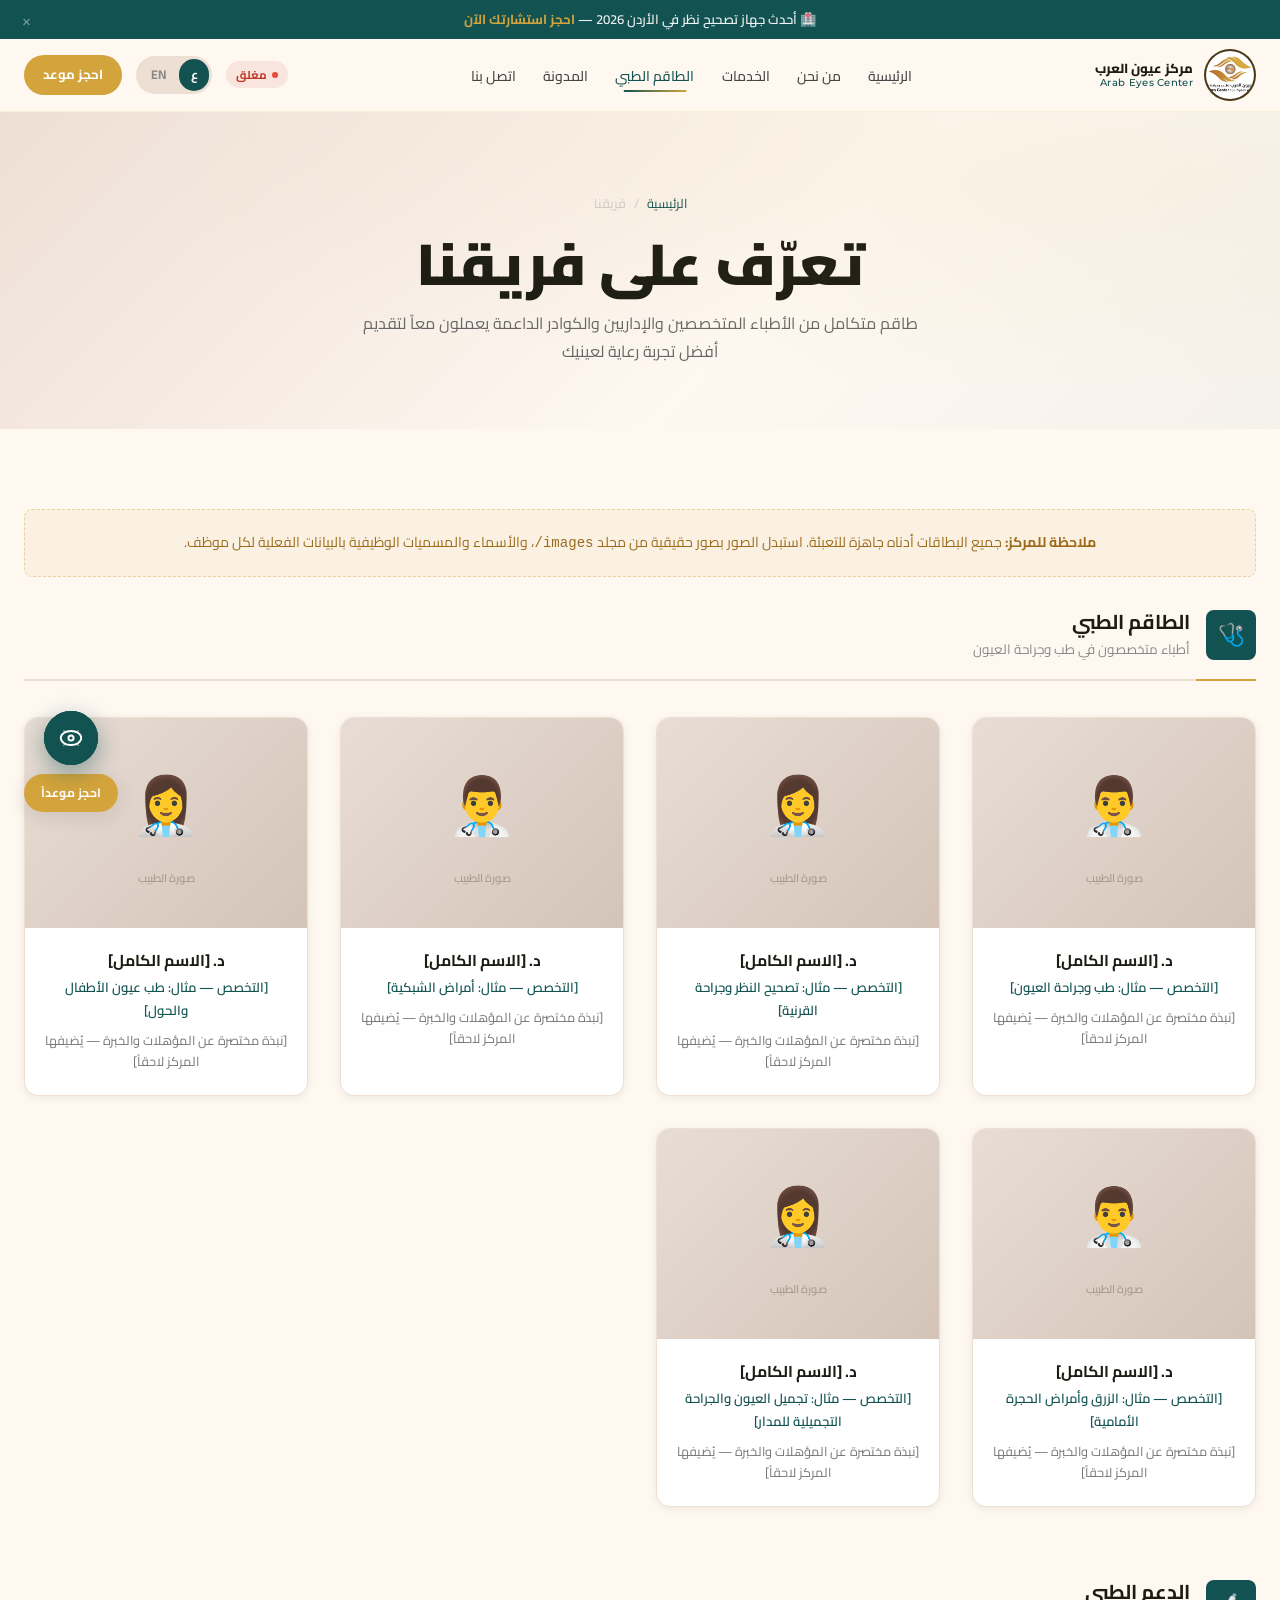
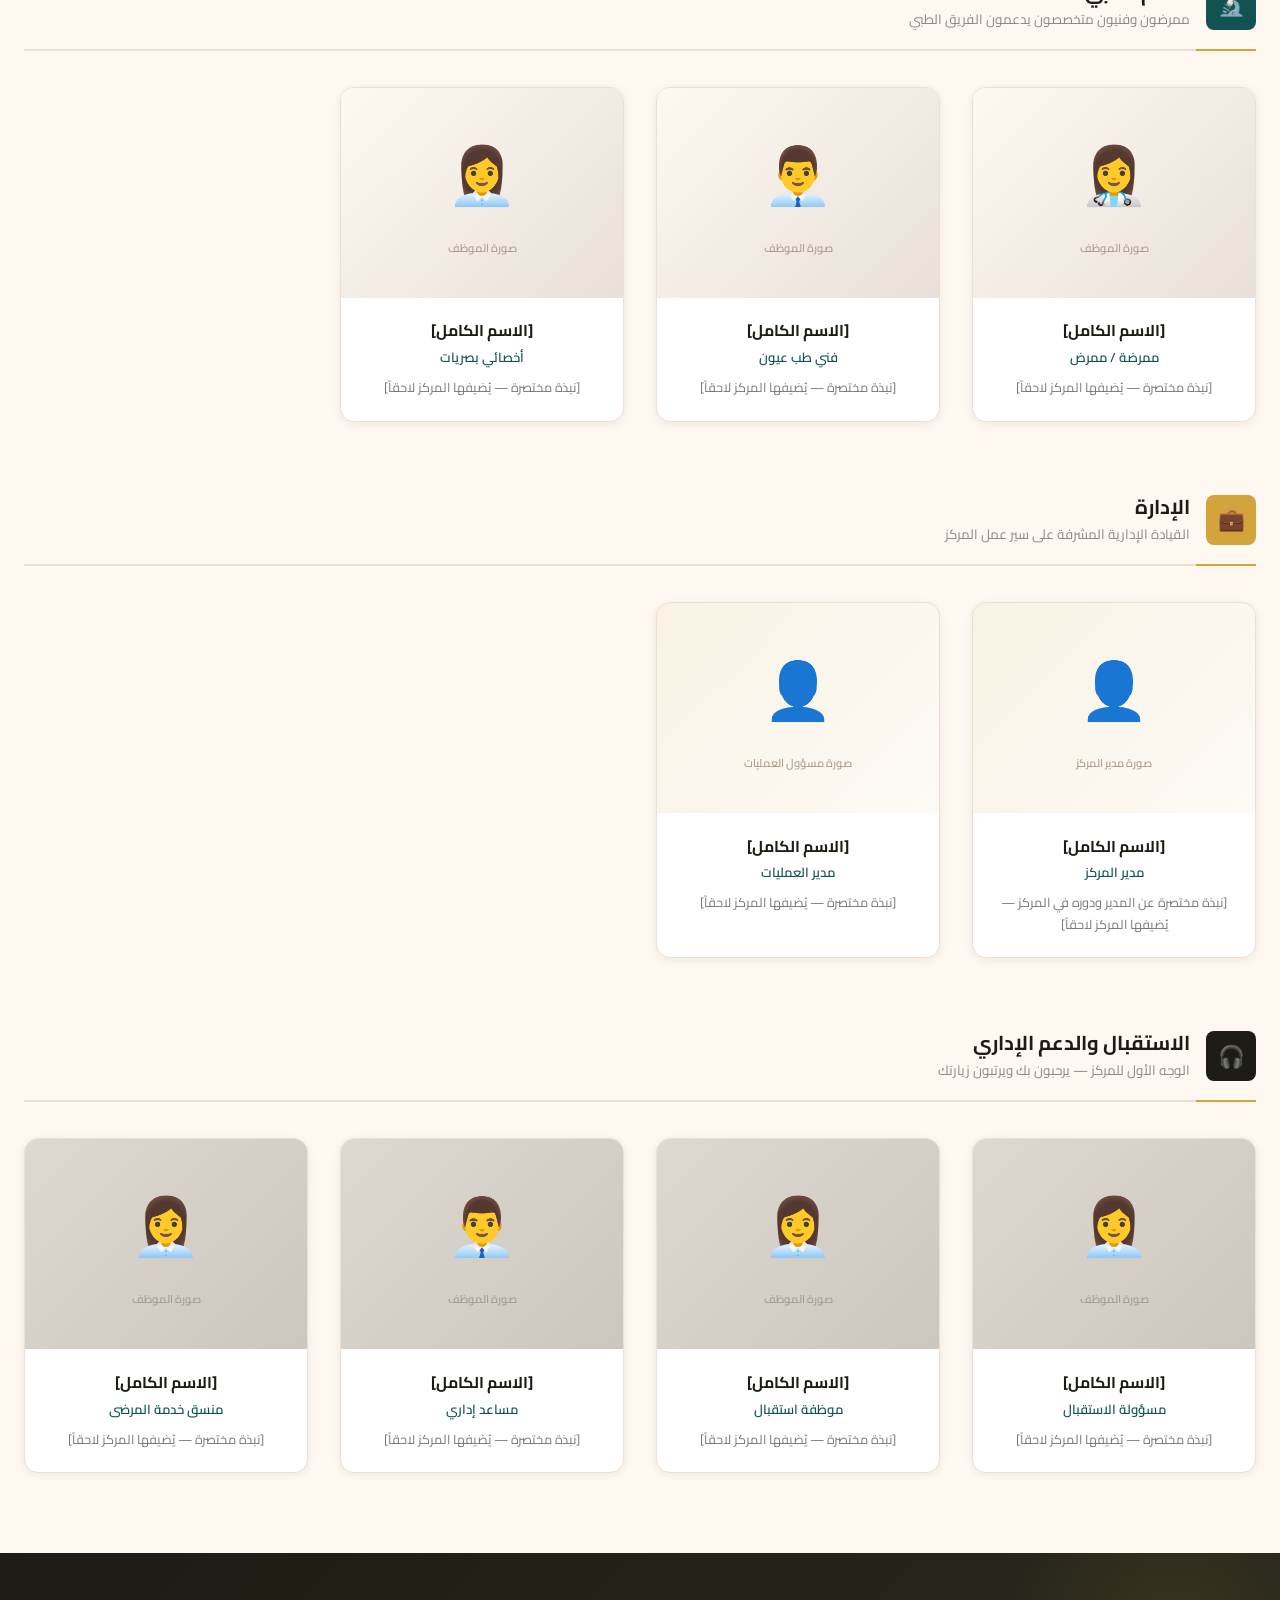
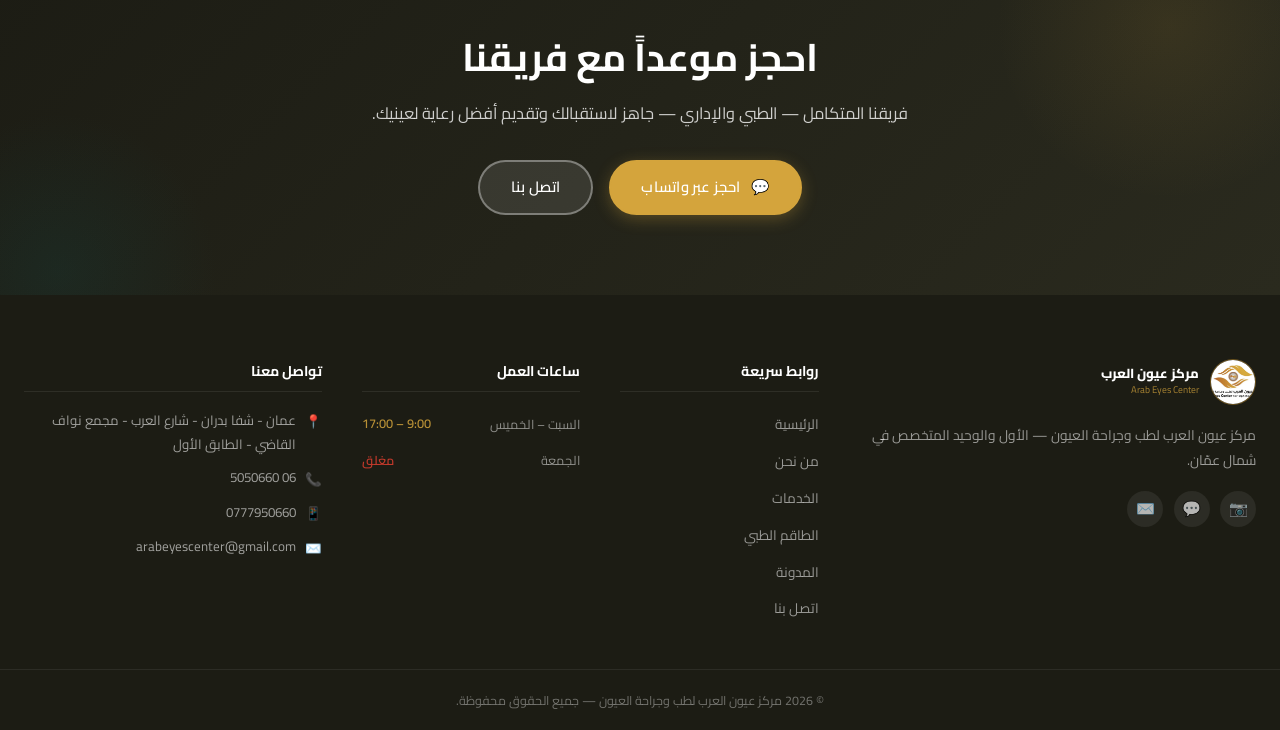
<file: team.html>
﻿<!DOCTYPE html>
<html lang="ar" dir="rtl">
<head>
  <meta charset="UTF-8" />
  <meta name="viewport" content="width=device-width, initial-scale=1.0, viewport-fit=cover" />
  <meta name="description" content="تعرّف على الطاقم الطبي في مركز عيون العرب — أطباء متخصصون في طب وجراحة العيون بخبرات محلية ودولية، يخدمون مرضاهم في شمال عمّان." />
  <meta name="robots" content="index, follow, max-snippet:-1, max-image-preview:large, max-video-preview:-1" />
  <meta name="author" content="مركز عيون العرب" />
  <meta name="keywords" content="طاقم طبي, أطباء عيون, دكتور عيون, أفضل طبيب عيون عمان, فريق طبي, Arab Eyes Center team, ophthalmologist Jordan, eye doctor Amman" />
  <meta name="theme-color" content="#0a4a7e" />
  <meta name="geo.region" content="JO-AM" />
  <meta name="geo.placename" content="شفا بدران، عمّان، الأردن" />
  <!-- Canonical -->
  <link rel="canonical" href="https://www.arabeyescenter.com/team.html" />
  <!-- Open Graph -->
  <meta property="og:type"             content="website" />
  <meta property="og:locale"           content="ar_JO" />
  <meta property="og:locale:alternate" content="en_US" />
  <meta property="og:site_name"        content="مركز عيون العرب | Arab Eyes Center" />
  <meta property="og:url"              content="https://www.arabeyescenter.com/team.html" />
  <meta property="og:title"            content="الطاقم الطبي | مركز عيون العرب — Medical Team" />
  <meta property="og:description"      content="تعرّف على فريقنا من الأطباء المتخصصين والكادر الطبي والإداري في مركز عيون العرب بشمال عمّان." />
  <meta property="og:image"            content="https://www.arabeyescenter.com/images/center.jpg" />
  <meta property="og:image:alt"        content="الطاقم الطبي في مركز عيون العرب — أطباء متخصصون في العيون" />
  <meta property="og:image:type"       content="image/jpeg" />
  <!-- Twitter Card -->
  <meta name="twitter:card"        content="summary_large_image" />
  <meta name="twitter:site"        content="@arab_eyes_center" />
  <meta name="twitter:title"       content="الطاقم الطبي | مركز عيون العرب" />
  <meta name="twitter:description" content="أطباء متخصصون وكادر طبي متميز في مركز عيون العرب بشمال عمّان." />
  <meta name="twitter:image"       content="https://www.arabeyescenter.com/images/center.jpg" />
  <meta name="twitter:image:alt"   content="الطاقم الطبي في مركز عيون العرب" />
  <title>الطاقم الطبي | مركز عيون العرب — Arab Eyes Center Medical Team</title>
  <!-- Breadcrumb Structured Data -->
  <script type="application/ld+json">
  {
    "@context": "https://schema.org",
    "@type": "BreadcrumbList",
    "itemListElement": [
      { "@type": "ListItem", "position": 1, "name": "الرئيسية",    "item": "https://www.arabeyescenter.com/" },
      { "@type": "ListItem", "position": 2, "name": "الطاقم الطبي", "item": "https://www.arabeyescenter.com/team.html" }
    ]
  }
  </script>
  <link rel="preconnect" href="https://fonts.googleapis.com" />
  <link rel="preconnect" href="https://fonts.gstatic.com" crossorigin />
  <link href="https://fonts.googleapis.com/css2?family=Cairo:wght@300;400;600;700;900&family=Montserrat:wght@300;400;500;600;700;800&display=swap" rel="stylesheet" />
  <link rel="icon" type="image/jpeg" href="images/logo.jpg" />
  <link rel="stylesheet" href="css/styles.css" />
  <script>(function(){var l=localStorage.getItem('aec-lang')||'ar';document.documentElement.setAttribute('lang',l);document.documentElement.setAttribute('dir',l==='ar'?'rtl':'ltr');})();</script>
</head>
<body>

<!-- NAVBAR -->
<nav class="navbar">
  <div class="nav-container">
    <a href="index.html" class="nav-logo">
      <div class="logo-img-wrap"><img src="images/logo.jpg" alt="شعار مركز عيون العرب" /></div>
      <div class="logo-text-wrap">
        <span class="logo-ar">مركز عيون العرب</span>
        <span class="logo-en">Arab Eyes Center</span>
      </div>
    </a>
    <ul class="nav-links">
      <li><a href="index.html"    data-ar="الرئيسية"    data-en="Home">الرئيسية</a></li>
      <li><a href="about.html"    data-ar="من نحن"       data-en="About Us">من نحن</a></li>
      <li><a href="services.html" data-ar="الخدمات"      data-en="Services">الخدمات</a></li>
      <li><a href="team.html"     data-ar="الطاقم الطبي" data-en="Medical Team">الطاقم الطبي</a></li>
      <li><a href="blog.html"     data-ar="المدونة"      data-en="Blog">المدونة</a></li>
      <li><a href="contact.html"  data-ar="اتصل بنا"     data-en="Contact">اتصل بنا</a></li>
    </ul>
    <div class="nav-right">
      <div class="lang-toggle">
        <button class="lang-btn" data-lang="ar">ع</button>
        <button class="lang-btn" data-lang="en">EN</button>
      </div>
      <a href="https://wa.me/962777950660" class="nav-book-btn" target="_blank" rel="noopener">احجز موعد</a>
      <button class="menu-toggle" aria-label="Toggle navigation">
        <span></span><span></span><span></span>
      </button>
    </div>
  </div>
</nav>

<!-- PAGE HERO -->
<section class="page-hero">
  <div class="breadcrumb">
    <a href="index.html" data-ar="الرئيسية" data-en="Home">الرئيسية</a>
    <span>/</span>
    <span data-ar="فريقنا" data-en="Our Team">فريقنا</span>
  </div>
  <h1>
    <span class="lang-ar">تعرّف على فريقنا</span>
    <span class="lang-en">Meet Our Team</span>
  </h1>
  <p>
    <span class="lang-ar">طاقم متكامل من الأطباء المتخصصين والإداريين والكوادر الداعمة يعملون معاً لتقديم أفضل تجربة رعاية لعينيك</span>
    <span class="lang-en">A complete team of specialist doctors, administrators, and support staff working together to deliver the best possible eye care experience</span>
  </p>
</section>

<!-- MAIN CONTENT -->
<section class="section" aria-label="Team sections">
  <div class="container">

    <!-- Placeholder notice -->
    <div class="placeholder-notice">
      <div class="lang-ar">
        <strong>ملاحظة للمركز:</strong> جميع البطاقات أدناه جاهزة للتعبئة. استبدل الصور بصور حقيقية من مجلد <code>images/</code>، والأسماء والمسميات الوظيفية بالبيانات الفعلية لكل موظف.
      </div>
      <div class="lang-en">
        <strong>Note for the clinic:</strong> All cards below are ready to fill in. Replace photo placeholders with real images from the <code>images/</code> folder, and update names and job titles with each team member's actual details.
      </div>
    </div>

    <!-- ══════════════════════════════════
         SECTION 1 — MEDICAL TEAM
         الطاقم الطبي
    ══════════════════════════════════ -->
    <div class="team-section" id="medical-team">

      <div class="team-section-hdr">
        <div class="ts-icon teal">🩺</div>
        <div class="ts-title">
          <h3><span class="lang-ar">الطاقم الطبي</span><span class="lang-en">Medical Team</span></h3>
          <p><span class="lang-ar">أطباء متخصصون في طب وجراحة العيون</span><span class="lang-en">Specialist ophthalmologists &amp; eye surgeons</span></p>
        </div>
      </div>

      <div class="team-grid">

        <!-- Doctor 1 -->
        <div class="team-card">
          <div class="team-photo">
            <!-- Replace with: <img src="images/dr-1.jpg" alt="Doctor Name"> -->
            <div class="ph-icon">👨‍⚕️</div>
            <div class="lang-ar"><span class="ph-text">صورة الطبيب</span></div>
            <div class="lang-en"><span class="ph-text">Doctor Photo</span></div>
          </div>
          <div class="team-info">
            <h3><span class="lang-ar">د. [الاسم الكامل]</span><span class="lang-en">Dr. [Full Name]</span></h3>
            <p class="specialty">
              <span class="lang-ar">[التخصص — مثال: طب وجراحة العيون]</span>
              <span class="lang-en">[Specialty — e.g., Ophthalmology &amp; Eye Surgery]</span>
            </p>
            <p class="bio">
              <span class="lang-ar">[نبذة مختصرة عن المؤهلات والخبرة — يُضيفها المركز لاحقاً]</span>
              <span class="lang-en">[Short bio: qualifications &amp; experience — to be added by the clinic]</span>
            </p>
          </div>
        </div>

        <!-- Doctor 2 -->
        <div class="team-card">
          <div class="team-photo">
            <div class="ph-icon">👩‍⚕️</div>
            <div class="lang-ar"><span class="ph-text">صورة الطبيب</span></div>
            <div class="lang-en"><span class="ph-text">Doctor Photo</span></div>
          </div>
          <div class="team-info">
            <h3><span class="lang-ar">د. [الاسم الكامل]</span><span class="lang-en">Dr. [Full Name]</span></h3>
            <p class="specialty">
              <span class="lang-ar">[التخصص — مثال: تصحيح النظر وجراحة القرنية]</span>
              <span class="lang-en">[Specialty — e.g., Refractive Surgery &amp; Cornea]</span>
            </p>
            <p class="bio">
              <span class="lang-ar">[نبذة مختصرة عن المؤهلات والخبرة — يُضيفها المركز لاحقاً]</span>
              <span class="lang-en">[Short bio: qualifications &amp; experience — to be added by the clinic]</span>
            </p>
          </div>
        </div>

        <!-- Doctor 3 -->
        <div class="team-card">
          <div class="team-photo">
            <div class="ph-icon">👨‍⚕️</div>
            <div class="lang-ar"><span class="ph-text">صورة الطبيب</span></div>
            <div class="lang-en"><span class="ph-text">Doctor Photo</span></div>
          </div>
          <div class="team-info">
            <h3><span class="lang-ar">د. [الاسم الكامل]</span><span class="lang-en">Dr. [Full Name]</span></h3>
            <p class="specialty">
              <span class="lang-ar">[التخصص — مثال: أمراض الشبكية]</span>
              <span class="lang-en">[Specialty — e.g., Retinal Diseases]</span>
            </p>
            <p class="bio">
              <span class="lang-ar">[نبذة مختصرة عن المؤهلات والخبرة — يُضيفها المركز لاحقاً]</span>
              <span class="lang-en">[Short bio: qualifications &amp; experience — to be added by the clinic]</span>
            </p>
          </div>
        </div>

        <!-- Doctor 4 -->
        <div class="team-card">
          <div class="team-photo">
            <div class="ph-icon">👩‍⚕️</div>
            <div class="lang-ar"><span class="ph-text">صورة الطبيب</span></div>
            <div class="lang-en"><span class="ph-text">Doctor Photo</span></div>
          </div>
          <div class="team-info">
            <h3><span class="lang-ar">د. [الاسم الكامل]</span><span class="lang-en">Dr. [Full Name]</span></h3>
            <p class="specialty">
              <span class="lang-ar">[التخصص — مثال: طب عيون الأطفال والحول]</span>
              <span class="lang-en">[Specialty — e.g., Pediatric Ophthalmology &amp; Strabismus]</span>
            </p>
            <p class="bio">
              <span class="lang-ar">[نبذة مختصرة عن المؤهلات والخبرة — يُضيفها المركز لاحقاً]</span>
              <span class="lang-en">[Short bio: qualifications &amp; experience — to be added by the clinic]</span>
            </p>
          </div>
        </div>

        <!-- Doctor 5 -->
        <div class="team-card">
          <div class="team-photo">
            <div class="ph-icon">👨‍⚕️</div>
            <div class="lang-ar"><span class="ph-text">صورة الطبيب</span></div>
            <div class="lang-en"><span class="ph-text">Doctor Photo</span></div>
          </div>
          <div class="team-info">
            <h3><span class="lang-ar">د. [الاسم الكامل]</span><span class="lang-en">Dr. [Full Name]</span></h3>
            <p class="specialty">
              <span class="lang-ar">[التخصص — مثال: الزرق وأمراض الحجرة الأمامية]</span>
              <span class="lang-en">[Specialty — e.g., Glaucoma &amp; Anterior Segment]</span>
            </p>
            <p class="bio">
              <span class="lang-ar">[نبذة مختصرة عن المؤهلات والخبرة — يُضيفها المركز لاحقاً]</span>
              <span class="lang-en">[Short bio: qualifications &amp; experience — to be added by the clinic]</span>
            </p>
          </div>
        </div>

        <!-- Doctor 6 -->
        <div class="team-card">
          <div class="team-photo">
            <div class="ph-icon">👩‍⚕️</div>
            <div class="lang-ar"><span class="ph-text">صورة الطبيب</span></div>
            <div class="lang-en"><span class="ph-text">Doctor Photo</span></div>
          </div>
          <div class="team-info">
            <h3><span class="lang-ar">د. [الاسم الكامل]</span><span class="lang-en">Dr. [Full Name]</span></h3>
            <p class="specialty">
              <span class="lang-ar">[التخصص — مثال: تجميل العيون والجراحة التجميلية للمدار]</span>
              <span class="lang-en">[Specialty — e.g., Oculoplastics &amp; Orbital Surgery]</span>
            </p>
            <p class="bio">
              <span class="lang-ar">[نبذة مختصرة عن المؤهلات والخبرة — يُضيفها المركز لاحقاً]</span>
              <span class="lang-en">[Short bio: qualifications &amp; experience — to be added by the clinic]</span>
            </p>
          </div>
        </div>

      </div><!-- /team-grid -->
    </div><!-- /team-section medical -->


    <!-- ══════════════════════════════════
         SECTION 2 — MEDICAL SUPPORT
         الدعم الطبي
    ══════════════════════════════════ -->
    <div class="team-section" id="medical-support">

      <div class="team-section-hdr">
        <div class="ts-icon teal">🔬</div>
        <div class="ts-title">
          <h3><span class="lang-ar">الدعم الطبي</span><span class="lang-en">Medical Support</span></h3>
          <p><span class="lang-ar">ممرضون وفنيون متخصصون يدعمون الفريق الطبي</span><span class="lang-en">Nurses &amp; specialist technicians supporting the medical team</span></p>
        </div>
      </div>

      <div class="team-grid">

        <!-- Medical Support 1 — Nurse -->
        <div class="team-card">
          <div class="team-photo ivory-tint">
            <!-- Replace with: <img src="images/nurse-1.jpg" alt="Name"> -->
            <div class="ph-icon">👩‍⚕️</div>
            <div class="lang-ar"><span class="ph-text">صورة الموظف</span></div>
            <div class="lang-en"><span class="ph-text">Staff Photo</span></div>
          </div>
          <div class="team-info">
            <h3><span class="lang-ar">[الاسم الكامل]</span><span class="lang-en">[Full Name]</span></h3>
            <p class="specialty">
              <span class="lang-ar">ممرضة / ممرض</span>
              <span class="lang-en">Nurse</span>
            </p>
            <p class="bio">
              <span class="lang-ar">[نبذة مختصرة — يُضيفها المركز لاحقاً]</span>
              <span class="lang-en">[Short bio — to be added by the clinic]</span>
            </p>
          </div>
        </div>

        <!-- Medical Support 2 — Ophthalmic Technician -->
        <div class="team-card">
          <div class="team-photo ivory-tint">
            <div class="ph-icon">👨‍💼</div>
            <div class="lang-ar"><span class="ph-text">صورة الموظف</span></div>
            <div class="lang-en"><span class="ph-text">Staff Photo</span></div>
          </div>
          <div class="team-info">
            <h3><span class="lang-ar">[الاسم الكامل]</span><span class="lang-en">[Full Name]</span></h3>
            <p class="specialty">
              <span class="lang-ar">فني طب عيون</span>
              <span class="lang-en">Ophthalmic Technician</span>
            </p>
            <p class="bio">
              <span class="lang-ar">[نبذة مختصرة — يُضيفها المركز لاحقاً]</span>
              <span class="lang-en">[Short bio — to be added by the clinic]</span>
            </p>
          </div>
        </div>

        <!-- Medical Support 3 — Optometrist -->
        <div class="team-card">
          <div class="team-photo ivory-tint">
            <div class="ph-icon">👩‍💼</div>
            <div class="lang-ar"><span class="ph-text">صورة الموظف</span></div>
            <div class="lang-en"><span class="ph-text">Staff Photo</span></div>
          </div>
          <div class="team-info">
            <h3><span class="lang-ar">[الاسم الكامل]</span><span class="lang-en">[Full Name]</span></h3>
            <p class="specialty">
              <span class="lang-ar">أخصائي بصريات</span>
              <span class="lang-en">Optometrist</span>
            </p>
            <p class="bio">
              <span class="lang-ar">[نبذة مختصرة — يُضيفها المركز لاحقاً]</span>
              <span class="lang-en">[Short bio — to be added by the clinic]</span>
            </p>
          </div>
        </div>

      </div><!-- /team-grid -->
    </div><!-- /team-section medical-support -->


    <!-- ══════════════════════════════════
         SECTION 3 — MANAGEMENT
         الإدارة
    ══════════════════════════════════ -->
    <div class="team-section" id="management">

      <div class="team-section-hdr">
        <div class="ts-icon gold">💼</div>
        <div class="ts-title">
          <h3><span class="lang-ar">الإدارة</span><span class="lang-en">Management</span></h3>
          <p><span class="lang-ar">القيادة الإدارية المشرفة على سير عمل المركز</span><span class="lang-en">Administrative leadership overseeing the center's operations</span></p>
        </div>
      </div>

      <div class="team-grid">

        <!-- Manager 1 — Clinic Director -->
        <div class="team-card">
          <div class="team-photo gold-tint">
            <!-- Replace with: <img src="images/director.jpg" alt="Name"> -->
            <div class="ph-icon">👤</div>
            <div class="lang-ar"><span class="ph-text">صورة مدير المركز</span></div>
            <div class="lang-en"><span class="ph-text">Director Photo</span></div>
          </div>
          <div class="team-info">
            <h3><span class="lang-ar">[الاسم الكامل]</span><span class="lang-en">[Full Name]</span></h3>
            <p class="specialty">
              <span class="lang-ar">مدير المركز</span>
              <span class="lang-en">Clinic Director</span>
            </p>
            <p class="bio">
              <span class="lang-ar">[نبذة مختصرة عن المدير ودوره في المركز — يُضيفها المركز لاحقاً]</span>
              <span class="lang-en">[Short bio about the director and their role — to be added by the clinic]</span>
            </p>
          </div>
        </div>

        <!-- Manager 2 — Operations Manager -->
        <div class="team-card">
          <div class="team-photo gold-tint">
            <div class="ph-icon">👤</div>
            <div class="lang-ar"><span class="ph-text">صورة مسؤول العمليات</span></div>
            <div class="lang-en"><span class="ph-text">Manager Photo</span></div>
          </div>
          <div class="team-info">
            <h3><span class="lang-ar">[الاسم الكامل]</span><span class="lang-en">[Full Name]</span></h3>
            <p class="specialty">
              <span class="lang-ar">مدير العمليات</span>
              <span class="lang-en">Operations Manager</span>
            </p>
            <p class="bio">
              <span class="lang-ar">[نبذة مختصرة — يُضيفها المركز لاحقاً]</span>
              <span class="lang-en">[Short bio — to be added by the clinic]</span>
            </p>
          </div>
        </div>

      </div><!-- /team-grid -->
    </div><!-- /team-section management -->


    <!-- ══════════════════════════════════
         SECTION 4 — RECEPTION & SUPPORT
         الاستقبال والدعم
    ══════════════════════════════════ -->
    <div class="team-section" id="reception">

      <div class="team-section-hdr">
        <div class="ts-icon charcoal">🎧</div>
        <div class="ts-title">
          <h3><span class="lang-ar">الاستقبال والدعم الإداري</span><span class="lang-en">Reception &amp; Administrative Support</span></h3>
          <p><span class="lang-ar">الوجه الأول للمركز — يرحبون بك ويرتبون زيارتك</span><span class="lang-en">The first face of the center — welcoming you and organizing your visit</span></p>
        </div>
      </div>

      <div class="team-grid">

        <!-- Reception 1 — Head of Reception -->
        <div class="team-card">
          <div class="team-photo dark-tint">
            <!-- Replace with: <img src="images/reception-head.jpg" alt="Name"> -->
            <div class="ph-icon">👩‍💼</div>
            <div class="lang-ar"><span class="ph-text">صورة الموظف</span></div>
            <div class="lang-en"><span class="ph-text">Staff Photo</span></div>
          </div>
          <div class="team-info">
            <h3><span class="lang-ar">[الاسم الكامل]</span><span class="lang-en">[Full Name]</span></h3>
            <p class="specialty">
              <span class="lang-ar">مسؤولة الاستقبال</span>
              <span class="lang-en">Head of Reception</span>
            </p>
            <p class="bio">
              <span class="lang-ar">[نبذة مختصرة — يُضيفها المركز لاحقاً]</span>
              <span class="lang-en">[Short bio — to be added by the clinic]</span>
            </p>
          </div>
        </div>

        <!-- Reception 2 -->
        <div class="team-card">
          <div class="team-photo dark-tint">
            <div class="ph-icon">👩‍💼</div>
            <div class="lang-ar"><span class="ph-text">صورة الموظف</span></div>
            <div class="lang-en"><span class="ph-text">Staff Photo</span></div>
          </div>
          <div class="team-info">
            <h3><span class="lang-ar">[الاسم الكامل]</span><span class="lang-en">[Full Name]</span></h3>
            <p class="specialty">
              <span class="lang-ar">موظفة استقبال</span>
              <span class="lang-en">Receptionist</span>
            </p>
            <p class="bio">
              <span class="lang-ar">[نبذة مختصرة — يُضيفها المركز لاحقاً]</span>
              <span class="lang-en">[Short bio — to be added by the clinic]</span>
            </p>
          </div>
        </div>

        <!-- Reception 3 — Administrative Assistant -->
        <div class="team-card">
          <div class="team-photo dark-tint">
            <div class="ph-icon">👨‍💼</div>
            <div class="lang-ar"><span class="ph-text">صورة الموظف</span></div>
            <div class="lang-en"><span class="ph-text">Staff Photo</span></div>
          </div>
          <div class="team-info">
            <h3><span class="lang-ar">[الاسم الكامل]</span><span class="lang-en">[Full Name]</span></h3>
            <p class="specialty">
              <span class="lang-ar">مساعد إداري</span>
              <span class="lang-en">Administrative Assistant</span>
            </p>
            <p class="bio">
              <span class="lang-ar">[نبذة مختصرة — يُضيفها المركز لاحقاً]</span>
              <span class="lang-en">[Short bio — to be added by the clinic]</span>
            </p>
          </div>
        </div>

        <!-- Reception 4 — Patient Coordinator -->
        <div class="team-card">
          <div class="team-photo dark-tint">
            <div class="ph-icon">👩‍💼</div>
            <div class="lang-ar"><span class="ph-text">صورة الموظف</span></div>
            <div class="lang-en"><span class="ph-text">Staff Photo</span></div>
          </div>
          <div class="team-info">
            <h3><span class="lang-ar">[الاسم الكامل]</span><span class="lang-en">[Full Name]</span></h3>
            <p class="specialty">
              <span class="lang-ar">منسق خدمة المرضى</span>
              <span class="lang-en">Patient Coordinator</span>
            </p>
            <p class="bio">
              <span class="lang-ar">[نبذة مختصرة — يُضيفها المركز لاحقاً]</span>
              <span class="lang-en">[Short bio — to be added by the clinic]</span>
            </p>
          </div>
        </div>

      </div><!-- /team-grid -->
    </div><!-- /team-section reception -->

  </div><!-- /container -->
</section>

<!--
  HOW TO FILL IN REAL TEAM PROFILES:
  ─────────────────────────────────────
  1. Save photos to images/ folder (e.g., images/dr-1.jpg, images/director.jpg)
  2. In each .team-photo div, replace the placeholder block with:
       <img src="images/filename.jpg" alt="Person Name">
  3. Replace [الاسم الكامل] / [Full Name] with the real name
  4. The specialty line already has the correct job title — just leave it or edit it
  5. Replace bio placeholder text with a real 1-2 sentence description
  6. Add or remove .team-card blocks freely within any section
-->

<!-- CTA -->
<section class="cta-banner">
  <div class="container">
    <h2>
      <span class="lang-ar">احجز موعداً مع فريقنا</span>
      <span class="lang-en">Book an Appointment with Our Team</span>
    </h2>
    <p>
      <span class="lang-ar">فريقنا المتكامل — الطبي والإداري — جاهز لاستقبالك وتقديم أفضل رعاية لعينيك.</span>
      <span class="lang-en">Our complete team — medical and administrative — is ready to welcome you and provide the best eye care.</span>
    </p>
    <div class="cta-buttons">
      <a href="https://wa.me/962777950660" class="btn btn-gold" target="_blank" rel="noopener">
        💬&nbsp;<span class="lang-ar">احجز عبر واتساب</span><span class="lang-en">Book via WhatsApp</span>
      </a>
      <a href="contact.html" class="btn btn-ghost">
        <span class="lang-ar">اتصل بنا</span><span class="lang-en">Contact Us</span>
      </a>
    </div>
  </div>
</section>

<!-- FOOTER -->
<footer class="footer">
  <div class="footer-grid">
    <div class="footer-brand">
      <div class="f-logo">
        <div class="f-logo-img"><img src="images/logo.jpg" alt="شعار مركز عيون العرب" /></div>
        <div class="f-logo-txt">
          <span class="f-ar">مركز عيون العرب</span>
          <span class="f-en">Arab Eyes Center</span>
        </div>
      </div>
      <div class="lang-ar"><p>مركز عيون العرب لطب وجراحة العيون — الأول والوحيد المتخصص في شمال عمّان.</p></div>
      <div class="lang-en"><p>Arab Eyes Center for Ophthalmology — the first and only specialized eye care center in north Amman.</p></div>
      <div class="social-row">
        <a href="https://instagram.com/arab_eyes_center" class="soc-link" target="_blank" rel="noopener" aria-label="Instagram">📷</a>
        <a href="https://wa.me/962777950660" class="soc-link" target="_blank" rel="noopener" aria-label="WhatsApp">💬</a>
        <a href="mailto:arabeyescenter@gmail.com" class="soc-link" aria-label="Email">✉️</a>
      </div>
    </div>
    <div class="footer-col">
      <div class="lang-ar"><h4>روابط سريعة</h4></div>
      <div class="lang-en"><h4>Quick Links</h4></div>
      <ul class="f-links">
        <li><a href="index.html"    data-ar="الرئيسية"    data-en="Home">الرئيسية</a></li>
        <li><a href="about.html"    data-ar="من نحن"       data-en="About Us">من نحن</a></li>
        <li><a href="services.html" data-ar="الخدمات"      data-en="Services">الخدمات</a></li>
        <li><a href="team.html"     data-ar="الطاقم الطبي" data-en="Medical Team">الطاقم الطبي</a></li>
        <li><a href="blog.html"     data-ar="المدونة"      data-en="Blog">المدونة</a></li>
        <li><a href="contact.html"  data-ar="اتصل بنا"     data-en="Contact Us">اتصل بنا</a></li>
      </ul>
    </div>
    <div class="footer-col">
      <div class="lang-ar"><h4>ساعات العمل</h4></div>
      <div class="lang-en"><h4>Working Hours</h4></div>
      <div class="f-hours">
        <div class="f-hour-row">
          <div class="lang-ar"><span class="d">السبت – الخميس</span></div>
          <div class="lang-en"><span class="d">Sat – Thu</span></div>
          <span class="t">9:00 – 17:00</span>
        </div>
        <div class="f-hour-row">
          <div class="lang-ar"><span class="d">الجمعة</span></div>
          <div class="lang-en"><span class="d">Friday</span></div>
          <div class="lang-ar"><span class="t cl">مغلق</span></div>
          <div class="lang-en"><span class="t cl">Closed</span></div>
        </div>
      </div>
    </div>
    <div class="footer-col">
      <div class="lang-ar"><h4>تواصل معنا</h4></div>
      <div class="lang-en"><h4>Contact Us</h4></div>
      <div class="f-contact-list">
        <div class="fci">
          <span class="fci-ico">📍</span>
          <div>
            <div class="lang-ar"><span>عمان - شفا بدران - شارع العرب - مجمع نواف القاضي - الطابق الأول</span></div>
            <div class="lang-en"><span>Amman, Shafa Badran, Arab Street, Nawaf Al Qadi Complex, 1st Floor</span></div>
          </div>
        </div>
        <div class="fci"><span class="fci-ico">📞</span><a href="tel:0665050660">06 5050660</a></div>
        <div class="fci"><span class="fci-ico">📱</span><a href="tel:0777950660">0777950660</a></div>
        <div class="fci"><span class="fci-ico">✉️</span><a href="mailto:arabeyescenter@gmail.com">arabeyescenter@gmail.com</a></div>
      </div>
    </div>
  </div>
  <div class="footer-bottom">
    <div class="lang-ar">© 2026 مركز عيون العرب لطب وجراحة العيون — جميع الحقوق محفوظة.</div>
    <div class="lang-en">© 2026 Arab Eyes Center for Ophthalmology — All rights reserved.</div>
  </div>
</footer>

<div class="floating-wrap">
  <button class="ai-fab" id="ai-fab" aria-label="فتح المساعد الذكي / Open AI Assistant">
    <svg viewBox="0 0 28 28" fill="none" xmlns="http://www.w3.org/2000/svg" aria-hidden="true" width="26" height="26">
      <ellipse cx="14" cy="14" rx="11" ry="7.5" stroke="white" stroke-width="2"/>
      <circle cx="14" cy="14" r="3.8" fill="white"/>
      <circle cx="14" cy="14" r="1.7" fill="#125352"/>
      <path d="M20.5 7.5l1.2-1.2M7.5 7.5L6.3 6.3M20.5 20.5l1.2 1.2M7.5 20.5l-1.2 1.2" stroke="rgba(255,255,255,0.6)" stroke-width="1.5" stroke-linecap="round"/>
    </svg>
  </button>
  <a href="https://wa.me/962777950660" class="float-book" target="_blank" rel="noopener">احجز موعداً</a>
</div>

<script src="js/main.js"></script>
<script src="js/chatbot.js"></script>
</body>
</html>
</file>
<file: css/styles.css>
/* ================================================
   Arab Eyes Center – Main Stylesheet
   Fonts: Cairo (AR) | Montserrat (EN)
   ================================================ */

@import url('https://fonts.googleapis.com/css2?family=Cairo:wght@300;400;600;700;900&family=Montserrat:wght@300;400;500;600;700;800&display=swap');

/* ================================================
   VARIABLES
   ================================================ */
:root {
  --gold:       #D4A43C;
  --dark-gold:  #9C6C1C;
  --charcoal:   #1C1C14;
  --ivory:      #FEF8F1;
  --beige:      #EEDFD4;
  --teal:       #125352;
  --teal-light: #1a6e6d;
  --white:      #ffffff;

  --shadow-sm:  0 2px 8px rgba(28,28,20,.07);
  --shadow-md:  0 4px 20px rgba(28,28,20,.11);
  --shadow-lg:  0 10px 40px rgba(28,28,20,.16);

  --radius-sm:  8px;
  --radius-md:  14px;
  --radius-lg:  22px;

  --transition: .3s ease;
  --max-w:      1280px;
}

/* ================================================
   RESET & BASE
   ================================================ */
*, *::before, *::after { margin: 0; padding: 0; box-sizing: border-box; }

html { scroll-behavior: smooth; }

html[lang="ar"] body { font-family: 'Cairo', sans-serif; }
html[lang="en"] body { font-family: 'Montserrat', sans-serif; }

body {
  background: var(--ivory);
  color: var(--charcoal);
  font-size: 16px;
  line-height: 1.75;
  overflow-x: hidden;
}

a  { color: inherit; text-decoration: none; }
ul { list-style: none; }
img { max-width: 100%; height: auto; display: block; }
button { font-family: inherit; cursor: pointer; border: none; background: none; }

/* ================================================
   LANGUAGE BLOCKS  (CSS-driven, no flash)
   ================================================ */
.lang-ar { display: block; }
.lang-en { display: none;  }
html[lang="en"] .lang-ar { display: none;  }
html[lang="en"] .lang-en { display: block; }

/* Inline-level language spans */
span.lang-ar { display: inline; }
span.lang-en { display: none;   }
html[lang="en"] span.lang-ar { display: none;   }
html[lang="en"] span.lang-en { display: inline; }

/* ================================================
   TYPOGRAPHY
   ================================================ */
h1 { font-size: clamp(2rem,   5vw, 3.6rem); line-height: 1.2; font-weight: 900; }
h2 { font-size: clamp(1.55rem,3.5vw, 2.4rem); line-height: 1.3; font-weight: 700; }
h3 { font-size: clamp(1.1rem, 2.2vw, 1.6rem); line-height: 1.35; font-weight: 700; }
h4 { font-size: clamp(.95rem, 1.8vw, 1.15rem); font-weight: 600; }

.section-tag {
  display: inline-block;
  background: rgba(18,83,82,.09);
  color: var(--teal);
  font-size: .78rem;
  font-weight: 700;
  letter-spacing: .08em;
  text-transform: uppercase;
  padding: .3rem .9rem;
  border-radius: 30px;
  margin-bottom: .75rem;
}

.section-title    { margin-bottom: .4rem; }
.section-subtitle { color: #666; font-size: 1rem; margin-bottom: 2.75rem; max-width: 640px; }

.divider {
  width: 52px;
  height: 3px;
  background: linear-gradient(to right, var(--gold), var(--teal));
  border-radius: 3px;
  margin: .75rem 0 1.5rem;
}

/* centered variants */
.text-center { text-align: center; }
.text-center .divider { margin-left: auto; margin-right: auto; }
.text-center .section-subtitle { margin-left: auto; margin-right: auto; }

/* ================================================
   BUTTONS
   ================================================ */
.btn {
  display: inline-flex;
  align-items: center;
  gap: .45rem;
  padding: .8rem 1.9rem;
  border-radius: 50px;
  font-weight: 600;
  font-size: .92rem;
  cursor: pointer;
  transition: var(--transition);
  border: 2px solid transparent;
  letter-spacing: .015em;
  white-space: nowrap;
}

.btn-primary {
  background: var(--teal);
  color: var(--white);
  border-color: var(--teal);
  box-shadow: 0 4px 16px rgba(18,83,82,.25);
}
.btn-primary:hover {
  background: var(--charcoal);
  border-color: var(--charcoal);
  transform: translateY(-2px);
  box-shadow: 0 6px 20px rgba(28,28,20,.25);
}

.btn-outline {
  background: transparent;
  color: var(--charcoal);
  border-color: var(--charcoal);
}
.btn-outline:hover {
  background: var(--charcoal);
  color: var(--white);
  transform: translateY(-2px);
}

.btn-gold {
  background: var(--gold);
  color: var(--white);
  border-color: var(--gold);
  box-shadow: 0 4px 16px rgba(212,164,60,.3);
}
.btn-gold:hover {
  background: var(--dark-gold);
  border-color: var(--dark-gold);
  transform: translateY(-2px);
}

.btn-ghost {
  background: rgba(255,255,255,.1);
  color: var(--white);
  border-color: rgba(255,255,255,.35);
}
.btn-ghost:hover {
  background: rgba(255,255,255,.2);
  transform: translateY(-2px);
}

/* ================================================
   NAVBAR
   ================================================ */
.navbar {
  position: sticky;
  top: 0;
  z-index: 1000;
  background: rgba(254,248,241,.96);
  backdrop-filter: blur(12px);
  -webkit-backdrop-filter: blur(12px);
  border-bottom: 1px solid rgba(212,164,60,.12);
  transition: box-shadow var(--transition);
}
.navbar.scrolled { box-shadow: var(--shadow-md); }

.nav-container {
  max-width: var(--max-w);
  margin: 0 auto;
  padding: 0 1.5rem;
  display: flex;
  align-items: center;
  justify-content: space-between;
  height: 72px;
}

/* Logo */
.nav-logo {
  display: flex;
  align-items: center;
  gap: .7rem;
  flex-shrink: 0;
}

.logo-img-wrap {
  width: 52px;
  height: 52px;
  border-radius: 50%;
  overflow: hidden;
  border: 2px solid rgba(212,164,60,.35);
  background: #000;
  flex-shrink: 0;
}
.logo-img-wrap img {
  width: 100%; height: 100%;
  object-fit: cover;
  object-position: center 18%;
}
.logo-img-wrap .logo-fallback {
  font-size: .55rem;
  font-weight: 700;
  color: var(--gold);
  text-align: center;
  line-height: 1.3;
  padding: 4px;
  display: flex;
  align-items: center;
  justify-content: center;
  width: 100%; height: 100%;
}

.logo-text-wrap { display: flex; flex-direction: column; line-height: 1.2; }
.logo-ar { font-family: 'Cairo', sans-serif; font-size: .82rem; font-weight: 800; color: var(--charcoal); }
.logo-en { font-family: 'Montserrat', sans-serif; font-size: .6rem; font-weight: 500; color: var(--teal); letter-spacing: .03em; }

/* Nav links */
.nav-links {
  display: flex;
  align-items: center;
  gap: .1rem;
}
.nav-links a {
  padding: .45rem .8rem;
  border-radius: var(--radius-sm);
  font-size: .875rem;
  font-weight: 500;
  color: #444;
  transition: var(--transition);
}
.nav-links a:hover,
.nav-links a.active {
  color: var(--teal);
  background: rgba(18,83,82,.07);
}

/* Right cluster */
.nav-right {
  display: flex;
  align-items: center;
  gap: .85rem;
}

/* Language toggle */
.lang-toggle {
  display: flex;
  background: var(--beige);
  border-radius: 30px;
  padding: 3px;
  gap: 2px;
}
.lang-btn {
  padding: .28rem .72rem;
  border-radius: 20px;
  font-size: .78rem;
  font-weight: 700;
  color: #888;
  transition: var(--transition);
}
.lang-btn.active { background: var(--teal); color: var(--white); }

/* Book button (desktop) */
.nav-book-btn {
  background: var(--gold);
  color: var(--white);
  padding: .52rem 1.2rem;
  border-radius: 30px;
  font-size: .82rem;
  font-weight: 700;
  transition: var(--transition);
}
.nav-book-btn:hover { background: var(--dark-gold); transform: translateY(-1px); }

/* Hamburger */
.menu-toggle {
  display: none;
  flex-direction: column;
  gap: 5px;
  padding: 4px;
}
.menu-toggle span {
  display: block;
  width: 23px;
  height: 2px;
  background: var(--charcoal);
  border-radius: 2px;
  transition: var(--transition);
}
.menu-toggle.open span:nth-child(1) { transform: rotate(45deg) translate(5px, 5px); }
.menu-toggle.open span:nth-child(2) { opacity: 0; }
.menu-toggle.open span:nth-child(3) { transform: rotate(-45deg) translate(5px, -5px); }

/* ================================================
   PAGE HERO (inner pages)
   ================================================ */
.page-hero {
  background: linear-gradient(135deg, var(--beige) 0%, var(--ivory) 60%, rgba(18,83,82,.04) 100%);
  padding: 5rem 1.5rem 4rem;
  text-align: center;
  position: relative;
  overflow: hidden;
}
.page-hero::before {
  content: '';
  position: absolute;
  inset: 0;
  background: radial-gradient(ellipse at 80% 20%, rgba(212,164,60,.07) 0%, transparent 60%);
  pointer-events: none;
}
.page-hero .breadcrumb {
  display: flex;
  align-items: center;
  justify-content: center;
  gap: .5rem;
  font-size: .8rem;
  color: #999;
  margin-bottom: 1rem;
}
.page-hero .breadcrumb a { color: var(--teal); }
.page-hero .breadcrumb span { color: #ccc; }
.page-hero h1 { margin-bottom: .6rem; }
.page-hero p  { color: #666; max-width: 560px; margin: 0 auto; font-size: 1rem; }

/* ================================================
   LAYOUT HELPERS
   ================================================ */
.section    { padding: 5rem 1.5rem; }
.section-alt { background: var(--beige); }
.section-dark { background: var(--charcoal); color: var(--white); }
.section-teal { background: var(--teal); color: var(--white); }

.container  { max-width: var(--max-w); margin: 0 auto; }

/* ================================================
   HOME HERO
   ================================================ */
.hero {
  min-height: calc(100vh - 72px);
  display: flex;
  align-items: center;
  background: linear-gradient(145deg, var(--ivory) 0%, var(--beige) 55%, rgba(18,83,82,.05) 100%);
  position: relative;
  overflow: hidden;
  padding: 3rem 1.5rem 4rem;
}
.hero::before {
  content: '';
  position: absolute;
  top: 5%;
  right: 3%;
  width: 480px;
  height: 480px;
  background: radial-gradient(circle, rgba(212,164,60,.07) 0%, transparent 70%);
  border-radius: 50%;
  pointer-events: none;
}
.hero::after {
  content: '';
  position: absolute;
  bottom: 5%;
  left: 3%;
  width: 300px;
  height: 300px;
  background: radial-gradient(circle, rgba(18,83,82,.06) 0%, transparent 70%);
  border-radius: 50%;
  pointer-events: none;
}

.hero-inner {
  max-width: var(--max-w);
  margin: 0 auto;
  width: 100%;
  display: grid;
  grid-template-columns: 1.1fr 0.9fr;
  gap: 4rem;
  align-items: center;
  position: relative;
  z-index: 1;
}

.hero-badge {
  display: inline-flex;
  align-items: center;
  gap: .5rem;
  background: rgba(18,83,82,.09);
  color: var(--teal);
  padding: .38rem 1rem;
  border-radius: 30px;
  font-size: .82rem;
  font-weight: 700;
  margin-bottom: 1.5rem;
  border: 1px solid rgba(18,83,82,.14);
}

.hero h1 { margin-bottom: .9rem; }
.hero h1 .gold { color: var(--gold); }

.hero-tagline {
  font-size: clamp(1rem, 2.2vw, 1.3rem);
  color: var(--teal);
  font-weight: 600;
  margin-bottom: 1.2rem;
  font-style: italic;
}

.hero-desc {
  color: #555;
  margin-bottom: 2.5rem;
  font-size: 1rem;
  line-height: 1.85;
  max-width: 520px;
}

.hero-cta { display: flex; gap: 1rem; flex-wrap: wrap; }

/* Visual card */
.hero-card {
  background: var(--white);
  border-radius: var(--radius-lg);
  box-shadow: var(--shadow-lg);
  overflow: hidden;
  border: 1px solid rgba(212,164,60,.12);
}
.hero-card-header {
  background: linear-gradient(135deg, var(--charcoal), #2a2a1e);
  padding: 2rem 1.75rem;
  text-align: center;
  color: var(--white);
}
.hero-card-header .big-icon { font-size: 3.5rem; display: block; margin-bottom: .75rem; }
.hero-card-header h3 { color: var(--white); font-size: 1rem; }

.hero-card-body { padding: 1.75rem; }

.stat-row { display: grid; grid-template-columns: 1fr 1fr; gap: 1rem; margin-bottom: 1.25rem; }
.stat-box {
  background: var(--ivory);
  border-radius: var(--radius-sm);
  padding: 1rem;
  text-align: center;
  border: 1px solid var(--beige);
}
.stat-num { display: block; font-size: 1.6rem; font-weight: 800; color: var(--gold); line-height: 1; margin-bottom: .25rem; }
.stat-lbl { font-size: .72rem; color: #777; }

.hero-list {
  background: var(--ivory);
  border-radius: var(--radius-sm);
  padding: 1rem 1.25rem;
  font-size: .85rem;
  color: #555;
  line-height: 2;
}

/* ================================================
   TRUST STRIP
   ================================================ */
.trust-strip {
  background: var(--charcoal);
  padding: 1.4rem 1.5rem;
}
.trust-inner {
  max-width: var(--max-w);
  margin: 0 auto;
  display: flex;
  align-items: center;
  justify-content: center;
  gap: 3rem;
  flex-wrap: wrap;
}
.trust-item {
  display: flex;
  align-items: center;
  gap: .7rem;
  color: rgba(255,255,255,.82);
  font-size: .88rem;
  font-weight: 500;
}
.trust-item .ti { font-size: 1.3rem; }

/* ================================================
   HOME ABOUT SNIPPET
   ================================================ */
.about-snippet-grid {
  display: grid;
  grid-template-columns: 1fr 1fr;
  gap: 4rem;
  align-items: center;
}
.about-visual-box {
  background: var(--white);
  border-radius: var(--radius-lg);
  box-shadow: var(--shadow-lg);
  padding: 3rem 2rem;
  text-align: center;
  border: 1px solid rgba(212,164,60,.1);
  position: relative;
  overflow: hidden;
}
.about-visual-box::after {
  content: '';
  position: absolute;
  bottom: 0; left: 0; right: 0;
  height: 4px;
  background: linear-gradient(to right, var(--gold), var(--teal));
}
.about-visual-box .eye-big { font-size: 5rem; display: block; margin-bottom: 1.5rem; }

.about-stats-grid { display: grid; grid-template-columns: 1fr 1fr; gap: 1rem; margin-top: 1.5rem; }
.about-stat {
  background: var(--ivory);
  border-radius: var(--radius-sm);
  padding: 1.1rem;
  text-align: center;
}
.about-stat .num { display: block; font-size: 1.5rem; font-weight: 800; color: var(--gold); }
.about-stat .lbl { font-size: .75rem; color: #666; }

.about-text p { color: #555; line-height: 1.9; margin-bottom: 1rem; }
.about-text .value-list { margin-top: 1.5rem; display: flex; flex-direction: column; gap: .75rem; }
.value-item {
  display: flex;
  align-items: flex-start;
  gap: .8rem;
  padding: .8rem 1rem;
  background: var(--ivory);
  border-radius: var(--radius-sm);
  border: 1px solid var(--beige);
  font-size: .92rem;
  color: #444;
}
.value-check {
  width: 20px; height: 20px;
  background: var(--teal);
  border-radius: 50%;
  display: flex;
  align-items: center;
  justify-content: center;
  color: var(--white);
  font-size: .6rem;
  flex-shrink: 0;
  margin-top: .15rem;
}

/* ================================================
   SERVICES GRID
   ================================================ */
.services-grid {
  display: grid;
  grid-template-columns: repeat(auto-fill, minmax(270px, 1fr));
  gap: 1.5rem;
}

.service-card {
  background: var(--white);
  border-radius: var(--radius-md);
  padding: 1.75rem;
  border: 1px solid rgba(238,223,212,.9);
  transition: var(--transition);
  position: relative;
  overflow: hidden;
}
.service-card::before {
  content: '';
  position: absolute;
  top: 0; left: 0; right: 0;
  height: 3px;
  background: linear-gradient(to right, var(--gold), var(--teal));
  opacity: 0;
  transition: var(--transition);
}
.service-card:hover {
  transform: translateY(-6px);
  box-shadow: var(--shadow-lg);
  border-color: rgba(212,164,60,.25);
}
.service-card:hover::before { opacity: 1; }

.service-icon {
  width: 52px; height: 52px;
  background: linear-gradient(135deg, rgba(18,83,82,.09), rgba(212,164,60,.09));
  border-radius: var(--radius-sm);
  display: flex;
  align-items: center;
  justify-content: center;
  font-size: 1.6rem;
  margin-bottom: 1.1rem;
}
.service-card h3 { font-size: 1rem; margin-bottom: .6rem; }
.service-card p  { font-size: .875rem; color: #666; line-height: 1.75; }

/* ================================================
   EQUIPMENT SECTION
   ================================================ */
.equip-cards {
  display: grid;
  grid-template-columns: repeat(auto-fill, minmax(260px, 1fr));
  gap: 1.5rem;
  margin-top: 2rem;
}
.equip-card {
  background: var(--white);
  border: 1px solid rgba(238,223,212,.9);
  border-radius: var(--radius-md);
  padding: 1.75rem;
  display: flex;
  flex-direction: column;
  gap: 1rem;
  transition: var(--transition);
  box-shadow: var(--shadow-sm);
}
.equip-card:hover {
  background: var(--ivory);
  border-color: rgba(212,164,60,.4);
  transform: translateY(-4px);
  box-shadow: var(--shadow-md);
}
.equip-icon {
  width: 58px; height: 58px;
  background: rgba(212,164,60,.14);
  border: 1px solid rgba(212,164,60,.3);
  border-radius: var(--radius-sm);
  display: flex; align-items: center; justify-content: center;
  flex-shrink: 0;
}
.equip-icon svg { width: 34px; height: 34px; }
.equip-card .device-name {
  font-size: .96rem;
  font-weight: 700;
  color: var(--gold);
  margin-bottom: .45rem;
  line-height: 1.3;
}
.equip-card p { font-size: .86rem; color: #666; line-height: 1.85; }

/* ================================================
   CTA BANNER
   ================================================ */
.cta-banner {
  background: linear-gradient(135deg, var(--charcoal) 0%, #2a2a1e 100%);
  padding: 5rem 1.5rem;
  text-align: center;
  position: relative;
  overflow: hidden;
}
.cta-banner::before {
  content: '';
  position: absolute;
  top: -30%; right: -5%;
  width: 350px; height: 350px;
  background: radial-gradient(circle, rgba(212,164,60,.1) 0%, transparent 70%);
  border-radius: 50%;
  pointer-events: none;
}
.cta-banner h2 { color: var(--white); margin-bottom: 1rem; }
.cta-banner p  { color: rgba(255,255,255,.78); margin-bottom: 2rem; font-size: 1.02rem; max-width: 540px; margin-left: auto; margin-right: auto; }
.cta-buttons { display: flex; gap: 1rem; justify-content: center; flex-wrap: wrap; }

/* ================================================
   TEAM PAGE — SECTION HEADERS
   ================================================ */
.team-section { margin-bottom: 4.5rem; }
.team-section:last-child { margin-bottom: 0; }

.team-section-hdr {
  display: flex;
  align-items: center;
  gap: 1rem;
  margin-bottom: 2.25rem;
  padding-bottom: 1.1rem;
  border-bottom: 2px solid var(--beige);
  position: relative;
}
.team-section-hdr::after {
  content: '';
  position: absolute;
  bottom: -2px;
  width: 60px;
  height: 2px;
  background: var(--gold);
}
html[dir="rtl"] .team-section-hdr::after { right: 0; }
html[dir="ltr"]  .team-section-hdr::after { left:  0; }

.ts-icon {
  width: 50px; height: 50px;
  border-radius: var(--radius-sm);
  display: flex;
  align-items: center;
  justify-content: center;
  font-size: 1.35rem;
  flex-shrink: 0;
}
.ts-icon.teal    { background: var(--teal);        color: var(--white); }
.ts-icon.gold    { background: var(--gold);         color: var(--white); }
.ts-icon.charcoal{ background: var(--charcoal);     color: var(--white); }
.ts-icon.soft    { background: var(--beige);        color: var(--teal);  }

.ts-title h3 { font-size: 1.25rem; margin-bottom: .2rem; line-height: 1.3; }
.ts-title p  { font-size: .84rem; color: #888; margin: 0; }

/* Photo background variants for different roles */
.team-photo.gold-tint  { background: linear-gradient(135deg, rgba(212,164,60,.14), rgba(212,164,60,.05)); }
.team-photo.ivory-tint { background: linear-gradient(135deg, var(--ivory), #e8e0d8); }
.team-photo.dark-tint  { background: linear-gradient(135deg, #ddd8d0, #ccc6be); }

/* ================================================
   TEAM CARDS
   ================================================ */
.team-grid {
  display: grid;
  grid-template-columns: repeat(auto-fill, minmax(230px, 1fr));
  gap: 2rem;
}
.team-card {
  background: var(--white);
  border-radius: var(--radius-md);
  overflow: hidden;
  box-shadow: var(--shadow-sm);
  border: 1px solid var(--beige);
  transition: var(--transition);
  text-align: center;
}
.team-card:hover { transform: translateY(-5px); box-shadow: var(--shadow-lg); }

.team-photo {
  width: 100%;
  height: 210px;
  background: linear-gradient(135deg, #e8ddd5, #d4c4b8);
  display: flex;
  flex-direction: column;
  align-items: center;
  justify-content: center;
  gap: .5rem;
  position: relative;
  overflow: hidden;
}
.team-photo .ph-icon { font-size: 3.5rem; color: #b8a898; }
.team-photo .ph-text { font-size: .7rem; color: #a89888; font-weight: 500; }
.team-photo img { width: 100%; height: 100%; object-fit: cover; position: absolute; inset: 0; }

.team-info { padding: 1.4rem 1.25rem; }
.team-info h3 { font-size: .98rem; margin-bottom: .3rem; }
.team-info .specialty { font-size: .82rem; color: var(--teal); font-weight: 600; margin-bottom: .5rem; }
.team-info .bio { font-size: .8rem; color: #777; line-height: 1.65; }

/* ================================================
   BLOG CARDS
   ================================================ */
.blog-grid {
  display: grid;
  grid-template-columns: repeat(auto-fill, minmax(310px, 1fr));
  gap: 2rem;
}
.blog-card {
  background: var(--white);
  border-radius: var(--radius-md);
  overflow: hidden;
  box-shadow: var(--shadow-sm);
  border: 1px solid var(--beige);
  transition: var(--transition);
}
.blog-card:hover { transform: translateY(-4px); box-shadow: var(--shadow-lg); }

.blog-thumb {
  width: 100%;
  height: 195px;
  background: linear-gradient(135deg, var(--beige), rgba(18,83,82,.08));
  display: flex;
  align-items: center;
  justify-content: center;
  font-size: 3rem;
  color: rgba(18,83,82,.25);
  position: relative;
}
.blog-cat {
  position: absolute;
  top: 1rem;
  background: var(--teal);
  color: var(--white);
  font-size: .72rem;
  font-weight: 700;
  padding: .22rem .7rem;
  border-radius: 20px;
}
html[dir="rtl"] .blog-cat { right: 1rem; }
html[dir="ltr"] .blog-cat  { left:  1rem; }

.blog-body { padding: 1.4rem; }
.blog-meta { font-size: .78rem; color: #999; margin-bottom: .6rem; display: flex; align-items: center; gap: .45rem; }
.blog-body h3 { font-size: 1rem; margin-bottom: .6rem; line-height: 1.45; }
.blog-body p  { font-size: .87rem; color: #666; line-height: 1.75; margin-bottom: 1.1rem; }
.read-more {
  font-size: .84rem;
  font-weight: 700;
  color: var(--teal);
  display: inline-flex;
  align-items: center;
  gap: .3rem;
  transition: var(--transition);
}
.read-more:hover { color: var(--gold); gap: .55rem; }

/* ================================================
   CONTACT PAGE
   ================================================ */
.contact-layout {
  display: grid;
  grid-template-columns: 1fr 1fr;
  gap: 3rem;
  align-items: start;
}

.contact-info-stack { display: flex; flex-direction: column; gap: 1.1rem; }

.ci-item {
  display: flex;
  gap: .9rem;
  align-items: flex-start;
  padding: 1.1rem;
  background: var(--white);
  border-radius: var(--radius-sm);
  border: 1px solid var(--beige);
  transition: var(--transition);
}
.ci-item:hover { border-color: rgba(18,83,82,.2); box-shadow: var(--shadow-sm); }

.ci-icon {
  width: 42px; height: 42px;
  background: rgba(18,83,82,.09);
  border-radius: var(--radius-sm);
  display: flex;
  align-items: center;
  justify-content: center;
  font-size: 1.15rem;
  color: var(--teal);
  flex-shrink: 0;
}
.ci-content h4 { font-size: .8rem; color: var(--teal); margin-bottom: .2rem; font-weight: 700; letter-spacing: .03em; }
.ci-content p,
.ci-content a  { font-size: .93rem; color: var(--charcoal); line-height: 1.65; }
.ci-content a:hover { color: var(--teal); }

/* Hours table */
.hours-tbl { width: 100%; border-collapse: collapse; margin-top: .4rem; }
.hours-tbl td { padding: .3rem 0; font-size: .88rem; }
.hours-tbl .day-cell { color: var(--charcoal); }
.hours-tbl .time-cell { color: var(--teal); font-weight: 600; text-align: end; }
.hours-tbl .closed { color: #c0392b; }

/* Contact form */
.contact-form {
  background: var(--white);
  padding: 2.25rem;
  border-radius: var(--radius-md);
  box-shadow: var(--shadow-sm);
  border: 1px solid var(--beige);
}
.contact-form h3 { margin-bottom: 1.4rem; font-size: 1.25rem; }

.form-row { display: grid; grid-template-columns: 1fr 1fr; gap: 1rem; }
.form-group { margin-bottom: 1.1rem; }
.form-group label { display: block; font-size: .82rem; font-weight: 600; margin-bottom: .38rem; color: var(--charcoal); }
.form-group input,
.form-group select,
.form-group textarea {
  width: 100%;
  padding: .72rem 1rem;
  border: 1.5px solid var(--beige);
  border-radius: var(--radius-sm);
  background: var(--ivory);
  color: var(--charcoal);
  font-size: .92rem;
  font-family: inherit;
  transition: var(--transition);
  outline: none;
}
.form-group input:focus,
.form-group select:focus,
.form-group textarea:focus {
  border-color: var(--teal);
  background: var(--white);
  box-shadow: 0 0 0 3px rgba(18,83,82,.09);
}
.form-group textarea { resize: vertical; min-height: 120px; }

/* Map button */
.map-btn {
  display: inline-flex;
  align-items: center;
  gap: .5rem;
  padding: .7rem 1.4rem;
  background: var(--beige);
  border-radius: var(--radius-sm);
  font-size: .88rem;
  font-weight: 500;
  color: var(--charcoal);
  border: 1px solid rgba(238,223,212,.8);
  transition: var(--transition);
  margin-top: .6rem;
}
.map-btn:hover { background: var(--teal); color: var(--white); border-color: var(--teal); transform: translateY(-2px); }

/* ================================================
   ABOUT PAGE
   ================================================ */
.about-grid {
  display: grid;
  grid-template-columns: 1fr 1fr;
  gap: 4rem;
  align-items: center;
}
.about-card {
  background: var(--white);
  border-radius: var(--radius-lg);
  padding: 3rem 2.25rem;
  text-align: center;
  box-shadow: var(--shadow-lg);
  border: 1px solid rgba(212,164,60,.1);
  position: relative;
  overflow: hidden;
}
.about-card::after {
  content: '';
  position: absolute;
  bottom: 0; left: 0; right: 0;
  height: 4px;
  background: linear-gradient(to right, var(--gold), var(--teal));
}
.about-card .big { font-size: 4.5rem; display: block; margin-bottom: 1.25rem; }
.about-card p { font-size: .9rem; color: #666; line-height: 1.8; }

.about-text-col p { color: #555; line-height: 1.9; margin-bottom: 1.1rem; }

/* Features 2-col */
.features-2col { display: grid; grid-template-columns: 1fr 1fr; gap: 1rem; margin-top: 1.5rem; }
.feature-box {
  padding: 1.25rem 1rem;
  background: var(--ivory);
  border-radius: var(--radius-sm);
  border: 1px solid var(--beige);
  text-align: center;
}
.feature-box .icon { font-size: 1.5rem; margin-bottom: .5rem; display: block; }
.feature-box h4 { font-size: .88rem; margin-bottom: .3rem; }
.feature-box p  { font-size: .78rem; color: #777; line-height: 1.6; }

/* ================================================
   FOOTER
   ================================================ */
.footer {
  background: var(--charcoal);
  color: rgba(255,255,255,.78);
  padding-top: 4rem;
}
.footer-grid {
  max-width: var(--max-w);
  margin: 0 auto;
  padding: 0 1.5rem;
  display: grid;
  grid-template-columns: 2fr 1fr 1.1fr 1.5fr;
  gap: 2.5rem;
}

.footer-brand .f-logo {
  display: flex;
  align-items: center;
  gap: .7rem;
  margin-bottom: 1.1rem;
}
.f-logo-img {
  width: 46px; height: 46px;
  border-radius: 50%;
  background: #000;
  border: 1.5px solid rgba(212,164,60,.5);
  overflow: hidden;
  font-size: .5rem;
  font-weight: 700;
  color: rgba(212,164,60,.7);
  flex-shrink: 0;
  overflow: hidden;
  text-align: center;
  line-height: 1.3;
}
.f-logo-img img { width: 100%; height: 100%; object-fit: cover; object-position: center 18%; }
.f-logo-txt .f-ar { font-family: 'Cairo', sans-serif; font-size: .82rem; font-weight: 800; color: var(--white); line-height: 1.2; display: block; }
.f-logo-txt .f-en { font-size: .6rem; color: rgba(212,164,60,.75); display: block; }

.footer-brand p { font-size: .86rem; line-height: 1.85; color: rgba(255,255,255,.55); margin-bottom: 1.1rem; }

.social-row { display: flex; gap: .65rem; }
.soc-link {
  width: 36px; height: 36px;
  background: rgba(255,255,255,.07);
  border-radius: 50%;
  display: flex;
  align-items: center;
  justify-content: center;
  font-size: .95rem;
  color: rgba(255,255,255,.65);
  transition: var(--transition);
}
.soc-link:hover { background: var(--gold); color: var(--white); transform: translateY(-2px); }

.footer-col h4 {
  font-size: .88rem;
  font-weight: 700;
  color: var(--white);
  margin-bottom: 1.1rem;
  padding-bottom: .45rem;
  border-bottom: 1px solid rgba(255,255,255,.08);
}
.f-links { display: flex; flex-direction: column; gap: .55rem; }
.f-links a { font-size: .85rem; color: rgba(255,255,255,.55); transition: var(--transition); }
.f-links a:hover { color: var(--gold); }
html[dir="rtl"] .f-links a:hover { padding-right: 4px; }
html[dir="ltr"] .f-links a:hover  { padding-left:  4px; }

.f-hours { display: flex; flex-direction: column; gap: .45rem; }
.f-hour-row { display: flex; justify-content: space-between; align-items: center; gap: .5rem; }
.f-hour-row .d { font-size: .8rem; color: rgba(255,255,255,.5); }
.f-hour-row .t { font-size: .8rem; color: rgba(212,164,60,.85); font-weight: 600; }
.f-hour-row .cl { color: #c0392b; }

.f-contact-list { display: flex; flex-direction: column; gap: .7rem; }
.fci {
  display: flex;
  gap: .55rem;
  align-items: flex-start;
  font-size: .83rem;
}
.fci .fci-ico { color: var(--gold); flex-shrink: 0; padding-top: .1rem; }
.fci a,
.fci span { color: rgba(255,255,255,.58); line-height: 1.65; }
.fci a:hover { color: var(--gold); }

.footer-bottom {
  border-top: 1px solid rgba(255,255,255,.07);
  margin-top: 3rem;
  padding: 1.2rem 1.5rem;
  text-align: center;
  font-size: .78rem;
  color: rgba(255,255,255,.38);
}

/* ================================================
   FLOATING BUTTON
   ================================================ */
.floating-wrap {
  position: fixed;
  bottom: 1.75rem;
  z-index: 998;
  display: flex;
  flex-direction: column;
  align-items: center;
  gap: .6rem;
}
html[dir="rtl"] .floating-wrap { left:  1.5rem; }
html[dir="ltr"]  .floating-wrap { right: 1.5rem; }

.ai-fab {
  width: 54px; height: 54px;
  background: var(--teal);
  border-radius: 50%;
  display: flex;
  align-items: center;
  justify-content: center;
  box-shadow: 0 4px 18px rgba(18,83,82,.45);
  transition: var(--transition);
  border: none; cursor: pointer;
  position: relative;
}
.ai-fab:hover { transform: scale(1.1); box-shadow: 0 6px 24px rgba(18,83,82,.6); }
.ai-fab--active { background: var(--charcoal); }
.ai-fab svg { width: 26px; height: 26px; }

.float-book {
  background: var(--gold);
  color: var(--white);
  padding: .52rem 1.05rem;
  border-radius: 30px;
  font-size: .76rem;
  font-weight: 700;
  white-space: nowrap;
  box-shadow: var(--shadow-md);
  transition: var(--transition);
  text-align: center;
}
.float-book:hover { background: var(--dark-gold); transform: translateY(-2px); }

/* ================================================
   MISC
   ================================================ */
.gold-text { color: var(--gold); }
.teal-text { color: var(--teal); }

/* Placeholder notice */
.placeholder-notice {
  background: rgba(212,164,60,.08);
  border: 1px dashed rgba(212,164,60,.4);
  border-radius: var(--radius-sm);
  padding: 1.25rem 1.5rem;
  text-align: center;
  font-size: .88rem;
  color: var(--dark-gold);
  margin-bottom: 2rem;
}

/* Empty state */
.empty-state {
  text-align: center;
  padding: 5rem 2rem;
  color: #999;
}
.empty-state .es-icon { font-size: 3rem; display: block; margin-bottom: 1rem; }
.empty-state h3 { color: #666; margin-bottom: .5rem; }

/* ================================================
   RESPONSIVE
   ================================================ */
@media (max-width: 1100px) {
  .hero-inner        { grid-template-columns: 1fr; text-align: center; }
  .hero-desc         { margin-left: auto; margin-right: auto; }
  .hero-cta          { justify-content: center; }
  .hero-card         { display: none; }
  .about-snippet-grid{ grid-template-columns: 1fr; }
  .about-visual-box  { display: none; }
  .about-grid        { grid-template-columns: 1fr; }
  .about-card        { display: none; }
  .footer-grid       { grid-template-columns: 1fr 1fr; }
}

@media (max-width: 900px) {
  .contact-layout { grid-template-columns: 1fr; }
}

@media (max-width: 768px) {
  /* Mobile nav — proper dropdown (no fixed, no offset bug) */
  .nav-links {
    position: absolute;
    top: 100%; left: 0; right: 0;
    background: var(--white);
    border-top: 2px solid var(--gold);
    border-bottom: 1px solid var(--beige);
    padding: .5rem .75rem .75rem;
    flex-direction: column;
    align-items: stretch;
    gap: .1rem;
    opacity: 0;
    visibility: hidden;
    transform: translateY(-6px);
    transition: opacity .22s ease, transform .22s ease, visibility .22s;
    z-index: 999;
    box-shadow: 0 10px 28px rgba(28,28,20,.13);
    max-height: calc(100vh - 62px);
    overflow-y: auto;
  }
  .nav-links.open {
    opacity: 1;
    visibility: visible;
    transform: translateY(0);
  }
  .nav-links a { padding: .75rem 1rem; font-size: .93rem; }
  .nav-book-btn  { display: none; }
  .menu-toggle   { display: flex; }

  .footer-grid { grid-template-columns: 1fr; gap: 1.75rem; }
  .features-2col { grid-template-columns: 1fr; }
  .form-row      { grid-template-columns: 1fr; }
  .services-grid { grid-template-columns: 1fr; }
  .team-grid     { grid-template-columns: repeat(2, 1fr); }
  .blog-grid     { grid-template-columns: 1fr; }

  .section { padding: 3.5rem 1.25rem; }
  .hero    { min-height: auto; padding: 4rem 1.25rem 3.5rem; }
  .trust-inner { gap: 1.75rem; }
}

@media (max-width: 480px) {
  .team-grid  { grid-template-columns: 1fr; }
  .hero-cta   { flex-direction: column; align-items: stretch; }
  .hero-cta .btn { justify-content: center; }
  .cta-buttons { flex-direction: column; align-items: center; }
  .stat-row    { grid-template-columns: 1fr 1fr; }
  .about-stats-grid { grid-template-columns: 1fr 1fr; }
}

/* ================================================
   ANNOUNCE BAR
   ================================================ */
.announce-bar {
  background: var(--teal);
  color: rgba(255,255,255,.92);
  text-align: center;
  padding: .6rem 3.5rem;
  font-size: .82rem;
  font-weight: 600;
  position: relative;
  line-height: 1.5;
  z-index: 1001;
}
.announce-bar a { color: var(--gold); font-weight: 700; }
.announce-bar a:hover { color: #f7d370; }
.announce-close {
  position: absolute; top: 50%; transform: translateY(-50%);
  background: none; border: none; color: rgba(255,255,255,.45);
  font-size: 1rem; cursor: pointer; padding: .2rem .6rem;
  transition: color .2s; line-height: 1;
}
.announce-close:hover { color: rgba(255,255,255,.9); }
html[dir="rtl"] .announce-close { left: .75rem; }
html[dir="ltr"]  .announce-close { right: .75rem; }
.aec-hidden { display: none !important; }

/* ================================================
   SKIP LINK (accessibility)
   ================================================ */
.skip-link {
  position: absolute; top: -200%; left: 0; z-index: 9999;
  background: var(--teal); color: var(--white);
  padding: .5rem 1.25rem; font-size: .85rem; font-weight: 700;
  border-radius: 0 0 var(--radius-sm) 0; transition: top .2s;
}
.skip-link:focus { top: 0; }

/* ================================================
   SCROLL TO TOP
   ================================================ */
.scroll-top {
  position: fixed; bottom: 9rem; z-index: 997;
  width: 40px; height: 40px;
  background: rgba(28,28,20,.82); color: var(--white);
  border-radius: 50%; border: none; cursor: pointer;
  font-size: .9rem; display: flex; align-items: center; justify-content: center;
  backdrop-filter: blur(6px);
  opacity: 0; pointer-events: none;
  transition: opacity .3s, transform .3s, background .2s;
  transform: translateY(8px);
}
html[dir="rtl"] .scroll-top { left: 1.5rem; }
html[dir="ltr"]  .scroll-top { right: 1.5rem; }
.scroll-top.visible { opacity: 1; pointer-events: auto; transform: translateY(0); }
.scroll-top:hover { background: var(--teal); }

/* ================================================
   STICKY MOBILE CTA BAR
   ================================================ */
.sticky-cta-bar {
  display: none;
  position: fixed; bottom: 0; left: 0; right: 0; z-index: 996;
  background: var(--white); border-top: 1px solid var(--beige);
  padding: .6rem 1rem; gap: .75rem;
  box-shadow: 0 -4px 18px rgba(0,0,0,.08);
}
@media (max-width: 768px) {
  .sticky-cta-bar { display: flex; }
  .sticky-cta-bar.aec-hidden { display: none !important; }
}
.sticky-cta-bar a {
  flex: 1; text-align: center; padding: .62rem .5rem;
  border-radius: var(--radius-sm); font-size: .82rem; font-weight: 700;
  display: flex; align-items: center; justify-content: center; gap: .35rem;
  transition: var(--transition);
}
.scta-call { background: var(--ivory); color: var(--charcoal); border: 1.5px solid var(--beige); }
.scta-call:hover { background: var(--beige); }
.scta-wa { background: #25D366; color: var(--white); }
.scta-wa:hover { background: #1da851; }

/* ================================================
   AI FAB PULSE RING
   ================================================ */
@keyframes ai-ring {
  0%   { transform: scale(1); opacity: .55; }
  100% { transform: scale(2.5); opacity: 0; }
}
.ai-fab::before,
.ai-fab::after {
  content: ''; position: absolute; inset: 0;
  border-radius: 50%; background: var(--teal);
  animation: ai-ring 2.6s ease-out infinite; z-index: -1;
  pointer-events: none;
}
.ai-fab::after { animation-delay: 1.3s; }
.ai-fab--active::before,
.ai-fab--active::after { display: none; }

/* ================================================
   STATS COUNTER STRIP
   ================================================ */
.stats-strip {
  background: var(--white);
  border-top: 1px solid var(--beige); border-bottom: 1px solid var(--beige);
  padding: 2.75rem 1.5rem;
}
.stats-strip-inner {
  max-width: var(--max-w); margin: 0 auto;
  display: grid; grid-template-columns: repeat(4,1fr);
  gap: 2rem; text-align: center;
}
.ctr-item {}
.ctr-num {
  display: block; font-size: clamp(2rem,4vw,3rem);
  font-weight: 900; color: var(--teal); line-height: 1; margin-bottom: .3rem;
}
.ctr-suffix { color: var(--gold); }
.ctr-lbl { font-size: .8rem; color: #888; display: block; line-height: 1.5; }
@media (max-width: 640px) { .stats-strip-inner { grid-template-columns: repeat(2,1fr); gap: 1.5rem 1rem; } }

/* ================================================
   TESTIMONIALS
   ================================================ */
.testimonials-grid {
  display: grid; grid-template-columns: repeat(auto-fill,minmax(280px,1fr)); gap: 1.5rem;
}
.testimonial-card {
  background: var(--white); border-radius: var(--radius-md);
  padding: 1.75rem; border: 1px solid var(--beige); box-shadow: var(--shadow-sm);
  display: flex; flex-direction: column; gap: 1rem; transition: var(--transition);
  position: relative;
}
.testimonial-card::before {
  content: '"'; position: absolute; top: .4rem;
  font-size: 5.5rem; color: rgba(212,164,60,.1);
  font-family: Georgia,serif; line-height: 1; pointer-events: none;
}
html[dir="rtl"] .testimonial-card::before { right: 1rem; }
html[dir="ltr"]  .testimonial-card::before { left:  1rem; }
.testimonial-card:hover { transform: translateY(-4px); box-shadow: var(--shadow-md); }
.t-stars { color: var(--gold); font-size: .9rem; letter-spacing: .15em; }
.t-quote {
  flex: 1; line-height: 1.85; font-size: .88rem; color: #555; font-style: italic;
}
.t-reviewer {
  display: flex; align-items: center; gap: .75rem;
  padding-top: .75rem; border-top: 1px solid var(--beige);
}
.t-avatar {
  width: 38px; height: 38px; background: var(--beige);
  border-radius: 50%; display: flex; align-items: center; justify-content: center;
  font-size: 1.1rem; flex-shrink: 0;
}
.t-name { display: block; font-size: .85rem; font-weight: 700; color: var(--charcoal); }
.t-service { display: block; font-size: .74rem; color: #bbb; }

/* ================================================
   FAQ ACCORDION
   ================================================ */
.faq-list { display: flex; flex-direction: column; gap: .6rem; max-width: 820px; margin: 0 auto; }
.faq-item {
  background: var(--white); border-radius: var(--radius-sm);
  border: 1px solid var(--beige); overflow: hidden; transition: border-color .2s, box-shadow .2s;
}
.faq-item.open { border-color: rgba(18,83,82,.25); box-shadow: var(--shadow-sm); }
.faq-q {
  width: 100%; display: flex; align-items: center; justify-content: space-between; gap: 1rem;
  padding: 1.1rem 1.25rem; background: none; border: none; cursor: pointer;
  font-family: inherit; font-size: .95rem; font-weight: 600; color: var(--charcoal);
  text-align: start; transition: background .2s;
}
.faq-item.open .faq-q { color: var(--teal); background: rgba(18,83,82,.03); }
.faq-q:hover { background: var(--ivory); }
.faq-chevron {
  flex-shrink: 0; width: 22px; height: 22px; background: var(--beige);
  border-radius: 50%; display: flex; align-items: center; justify-content: center;
  font-size: .6rem; transition: transform .3s, background .2s, color .2s; color: var(--charcoal);
}
.faq-item.open .faq-chevron { transform: rotate(180deg); background: var(--teal); color: var(--white); }
.faq-a { max-height: 0; overflow: hidden; transition: max-height .35s ease, padding .3s ease; padding: 0 1.25rem; }
.faq-item.open .faq-a { max-height: 500px; padding: 0 1.25rem 1.1rem; }
.faq-a p { font-size: .88rem; color: #666; line-height: 1.9; }

/* ================================================
   CERTIFICATIONS PLACEHOLDER
   ================================================ */
.cert-grid {
  display: grid; grid-template-columns: repeat(auto-fill,minmax(180px,1fr)); gap: 1.25rem;
}
.cert-card {
  background: var(--white); border: 1.5px dashed rgba(212,164,60,.35);
  border-radius: var(--radius-md); padding: 1.5rem 1rem; text-align: center;
  transition: var(--transition);
}
.cert-card:hover { border-color: var(--gold); border-style: solid; box-shadow: var(--shadow-sm); }
.cert-card .cert-icon { font-size: 2rem; display: block; margin-bottom: .55rem; }
.cert-card h4 { font-size: .85rem; color: var(--charcoal); margin-bottom: .2rem; font-weight: 600; }
.cert-card p  { font-size: .74rem; color: #bbb; line-height: 1.5; }

/* ================================================
   BEFORE / AFTER PLACEHOLDER
   ================================================ */
.ba-grid { display: grid; grid-template-columns: repeat(auto-fill,minmax(270px,1fr)); gap: 2rem; }
.ba-card { border-radius: var(--radius-md); overflow: hidden; border: 1px solid var(--beige); box-shadow: var(--shadow-sm); }
.ba-images { display: grid; grid-template-columns: 1fr 1fr; }
.ba-panel {
  height: 140px; display: flex; flex-direction: column;
  align-items: center; justify-content: center; gap: .3rem;
}
.ba-panel.ba-before { background: linear-gradient(135deg,#e4dad3,#cfc5bc); }
.ba-panel.ba-after  { background: linear-gradient(135deg,rgba(18,83,82,.14),rgba(18,83,82,.06)); }
.ba-panel-label { font-size: .65rem; font-weight: 700; letter-spacing: .06em; }
.ba-before .ba-panel-label { color: #aaa; }
.ba-after  .ba-panel-label { color: var(--teal); }
.ba-panel-icon { font-size: 1.75rem; opacity: .45; }
.ba-info { padding: 1rem 1.2rem; background: var(--white); }
.ba-info h4 { font-size: .9rem; margin-bottom: .2rem; }
.ba-info p  { font-size: .78rem; color: #aaa; }

/* ================================================
   ENHANCED FOCUS (accessibility)
   ================================================ */
:focus-visible { outline: 2px solid var(--teal); outline-offset: 3px; border-radius: 3px; }

/* ================================================
   4. SCROLL PROGRESS BAR
   ================================================ */
.scroll-progress {
  position: fixed; top: 0; left: 0;
  height: 3px; width: 0%;
  background: linear-gradient(to right, var(--gold), var(--dark-gold));
  z-index: 1010; border-radius: 0 2px 2px 0;
  pointer-events: none; transition: width .08s linear;
}

/* ================================================
   8. NAVBAR SHRINK ON SCROLL
   ================================================ */
.nav-container { transition: height .3s ease; }
.navbar.scrolled .nav-container { height: 54px; }

.logo-img-wrap { transition: width .3s ease, height .3s ease; }
.navbar.scrolled .logo-img-wrap { width: 40px; height: 40px; }

.logo-ar, .logo-en { transition: font-size .3s ease; }
.navbar.scrolled .logo-ar { font-size: .72rem; }
.navbar.scrolled .logo-en { font-size: .52rem; }

@media (max-width: 768px) {
  /* no top override needed — nav-links now use position: absolute; top: 100% */
}

/* ================================================
   1. OPEN NOW BADGE
   ================================================ */
.open-badge {
  display: inline-flex; align-items: center; gap: .3rem;
  padding: .22rem .65rem; border-radius: 20px;
  font-size: .72rem; font-weight: 700; white-space: nowrap; flex-shrink: 0;
}
.open-badge.is-open  { background: rgba(39,174,96,.12); color: #1a7d41; }
.open-badge.is-closed { background: rgba(192,57,43,.10); color: #c0392b; }
.open-dot {
  width: 6px; height: 6px; border-radius: 50%; flex-shrink: 0; display: inline-block;
}
.is-open  .open-dot { background: #27ae60; animation: badge-pulse 1.8s ease-in-out infinite; }
.is-closed .open-dot { background: #e74c3c; }
@keyframes badge-pulse { 0%, 100% { opacity: 1; } 50% { opacity: .3; } }
@media (max-width: 768px) {
  .open-badge .badge-text { display: none; }
  .open-badge { padding: .28rem; }
  .open-dot { width: 8px; height: 8px; }
}
#open-badge-hours { margin-top: .45rem; font-size: .78rem; }

/* ================================================
   2. WHATSAPP GREETING BUBBLE
   ================================================ */
.wa-bubble {
  position: absolute;
  bottom: calc(100% + 10px);
  width: 215px;
  background: var(--white);
  box-shadow: var(--shadow-lg);
  padding: .9rem 1rem;
  border: 1px solid rgba(238,223,212,.9);
  opacity: 0; pointer-events: none;
  transform: translateY(6px) scale(.96);
  transition: opacity .35s ease, transform .35s ease;
  z-index: 10;
}
html[dir="rtl"] .wa-bubble { left: 0;  border-radius: var(--radius-md) var(--radius-md) var(--radius-md) 0; }
html[dir="ltr"]  .wa-bubble { right: 0; border-radius: var(--radius-md) var(--radius-md) 0 var(--radius-md); }
.wa-bubble.visible { opacity: 1; transform: translateY(0) scale(1); pointer-events: auto; }
.wa-bubble::after {
  content: ''; position: absolute; bottom: -7px;
  width: 13px; height: 13px;
  background: var(--white);
  border-right: 1px solid rgba(238,223,212,.9);
  border-bottom: 1px solid rgba(238,223,212,.9);
  transform: rotate(45deg);
}
html[dir="rtl"] .wa-bubble::after { left: 14px; }
html[dir="ltr"]  .wa-bubble::after { right: 14px; }
.wa-bubble-close {
  position: absolute; top: .4rem;
  width: 20px; height: 20px; border-radius: 50%;
  background: none; border: none; cursor: pointer;
  color: #bbb; font-size: .78rem; line-height: 1;
  display: flex; align-items: center; justify-content: center;
  transition: background .2s, color .2s;
}
html[dir="rtl"] .wa-bubble-close { left: .4rem; }
html[dir="ltr"]  .wa-bubble-close { right: .4rem; }
.wa-bubble-close:hover { background: var(--beige); color: var(--charcoal); }
.wa-bubble-from {
  font-size: .7rem; color: var(--teal); font-weight: 700;
  margin: 0 0 .35rem; display: flex; align-items: center; gap: .3rem;
}
.wa-bubble-msg { font-size: .82rem; color: var(--charcoal); line-height: 1.6; margin: 0; }

/* ================================================
   3. TOAST NOTIFICATIONS
   ================================================ */
.toast-wrap {
  position: fixed; z-index: 9500;
  bottom: 8.5rem;
  display: flex; flex-direction: column; gap: .55rem;
  max-width: 310px; pointer-events: none;
}
html[dir="rtl"] .toast-wrap { left: 1.5rem; }
html[dir="ltr"]  .toast-wrap { right: 1.5rem; }
@media (max-width: 768px) { .toast-wrap { bottom: 5.5rem; max-width: calc(100vw - 3rem); } }
.toast {
  position: relative; overflow: hidden;
  background: var(--charcoal); color: var(--white);
  padding: .85rem 1.1rem 1.1rem;
  border-radius: var(--radius-sm);
  box-shadow: var(--shadow-lg);
  font-size: .86rem; line-height: 1.5;
  display: flex; gap: .6rem; align-items: flex-start;
  pointer-events: auto;
  opacity: 0; transform: translateY(10px);
  transition: opacity .3s ease, transform .3s ease;
}
html[dir="rtl"] .toast { border-left:  3px solid var(--gold); }
html[dir="ltr"]  .toast { border-right: 3px solid var(--gold); }
.toast.show { opacity: 1; transform: translateY(0); }
.toast.hide { opacity: 0; transform: translateY(8px); }
.toast-ico { font-size: 1.1rem; flex-shrink: 0; margin-top: .1rem; }
.toast-body { flex: 1; }
.toast-body p { margin: 0; }
.toast-progress {
  position: absolute; bottom: 0; left: 0;
  height: 3px; background: var(--gold);
  animation: toast-drain 4s linear forwards;
}
@keyframes toast-drain { from { width: 100%; } to { width: 0%; } }

/* ════════════════════════════════════════════════════════
   ✦ 2026 PREMIUM ENHANCEMENTS LAYER ✦
   Additive polish — modern, tasteful, performant
   ════════════════════════════════════════════════════════ */

/* ---- Extra design tokens ---- */
:root {
  --grad-gold:  linear-gradient(135deg, #E8BE5A 0%, #D4A43C 45%, #9C6C1C 100%);
  --grad-teal:  linear-gradient(135deg, #1a6e6d 0%, #125352 100%);
  --grad-brand: linear-gradient(120deg, var(--teal) 0%, var(--gold) 100%);
  --glass:      rgba(255,255,255,.72);
  --glass-brd:  rgba(255,255,255,.55);
  --ease-out:   cubic-bezier(.16,.84,.44,1);
  --shadow-xl:  0 24px 60px -12px rgba(28,28,20,.28);
  --shadow-glow:0 0 0 1px rgba(212,164,60,.18), 0 20px 50px -18px rgba(212,164,60,.45);
}

/* ════════════════ ANIMATED HERO BACKGROUND ════════════════ */
.hero::before {
  animation: orb-drift-a 16s var(--ease-out) infinite alternate;
  filter: blur(8px);
}
.hero::after {
  animation: orb-drift-b 19s var(--ease-out) infinite alternate;
  filter: blur(8px);
}
@keyframes orb-drift-a {
  0%   { transform: translate(0,0) scale(1); }
  100% { transform: translate(-40px,30px) scale(1.18); }
}
@keyframes orb-drift-b {
  0%   { transform: translate(0,0) scale(1); }
  100% { transform: translate(35px,-25px) scale(1.22); }
}

/* Subtle dotted grid overlay on hero for depth */
.hero { isolation: isolate; }

/* ════════════════ HERO TEXT ENTRANCE ════════════════ */
.hero-badge   { animation: fade-up .7s var(--ease-out) both; }
.hero h1      { animation: fade-up .7s var(--ease-out) .08s both; }
.hero-tagline { animation: fade-up .7s var(--ease-out) .16s both; }
.hero-desc    { animation: fade-up .7s var(--ease-out) .24s both; }
.hero-cta     { animation: fade-up .7s var(--ease-out) .32s both; }
.hero-visual  { animation: fade-scale .9s var(--ease-out) .2s both; }

@keyframes fade-up   { from { opacity: 0; transform: translateY(24px); } to { opacity: 1; transform: none; } }
@keyframes fade-scale{ from { opacity: 0; transform: translateY(20px) scale(.97); } to { opacity: 1; transform: none; } }

.hero-badge {
  position: relative;
  background: rgba(18,83,82,.08);
  backdrop-filter: blur(4px);
}
/* Live pulse dot inside hero badge */
.hero-badge::after {
  content: '';
  width: 7px; height: 7px; border-radius: 50%;
  background: var(--gold);
  box-shadow: 0 0 0 0 rgba(212,164,60,.6);
  animation: badge-pulse-ring 2s ease-out infinite;
}
@keyframes badge-pulse-ring {
  0%   { box-shadow: 0 0 0 0 rgba(212,164,60,.5); }
  70%  { box-shadow: 0 0 0 8px rgba(212,164,60,0); }
  100% { box-shadow: 0 0 0 0 rgba(212,164,60,0); }
}

/* Animated gradient on the gold headline accent */
.hero h1 .gold {
  background: var(--grad-gold);
  -webkit-background-clip: text;
  background-clip: text;
  -webkit-text-fill-color: transparent;
  background-size: 200% auto;
  animation: gold-shimmer 5s linear infinite;
}
@keyframes gold-shimmer { to { background-position: 200% center; } }

/* ════════════════ HERO PREMIUM PHOTO VISUAL ════════════════ */
.hero-visual {
  position: relative;
  display: block;
  perspective: 1200px;
}
.hero-photo {
  position: relative;
  border-radius: 26px;
  overflow: hidden;
  box-shadow: var(--shadow-xl);
  border: 1px solid rgba(255,255,255,.5);
  transform: rotateY(-4deg) rotateX(2deg);
  transition: transform .6s var(--ease-out);
  aspect-ratio: 16 / 11;
  background: var(--charcoal);
}
html[dir="rtl"] .hero-photo { transform: rotateY(4deg) rotateX(2deg); }
.hero-visual:hover .hero-photo { transform: rotateY(0) rotateX(0); }
.hero-photo img {
  width: 100%; height: 100%;
  object-fit: cover;
  display: block;
}
.hero-photo-glow {
  position: absolute; inset: 0;
  background: linear-gradient(120deg, transparent 40%, rgba(212,164,60,.18) 100%);
  pointer-events: none;
}

/* Floating glass badges */
.hero-float {
  position: absolute;
  background: var(--glass);
  backdrop-filter: blur(14px);
  -webkit-backdrop-filter: blur(14px);
  border: 1px solid var(--glass-brd);
  border-radius: 16px;
  box-shadow: var(--shadow-lg);
  padding: .75rem .95rem;
  display: flex;
  align-items: center;
  gap: .6rem;
  z-index: 2;
}
.hero-float .hf-text { display: flex; flex-direction: column; line-height: 1.25; }
.hero-float strong { font-size: 1.15rem; font-weight: 900; color: var(--teal); }
.hero-float span { font-size: .68rem; color: #6b6b60; font-weight: 600; }

.hero-float-rating {
  top: 7%;
  animation: float-y 5s ease-in-out infinite;
}
html[dir="rtl"] .hero-float-rating { left: 2%; }
html[dir="ltr"] .hero-float-rating { right: 2%; }
.hf-stars { color: var(--gold); font-size: .8rem; letter-spacing: .1em; }
.hero-float-rating strong { color: var(--gold); font-size: 1.3rem; }

.hero-float-device {
  bottom: 14%;
  animation: float-y 6s ease-in-out infinite .8s;
}
html[dir="rtl"] .hero-float-device { right: -2%; }
html[dir="ltr"] .hero-float-device { left: -2%; }
.hf-icon {
  width: 38px; height: 38px; flex-shrink: 0;
  border-radius: 11px;
  background: var(--grad-gold);
  color: #fff;
  display: flex; align-items: center; justify-content: center;
}
.hf-icon svg { width: 24px; height: 24px; }

.hero-float-spec {
  bottom: -5%;
  flex-direction: column;
  text-align: center;
  gap: 0;
  padding: .7rem 1.1rem;
  animation: float-y 5.5s ease-in-out infinite .4s;
}
html[dir="rtl"] .hero-float-spec { left: 12%; }
html[dir="ltr"] .hero-float-spec { right: 12%; }
.hero-float-spec strong { font-size: 1.5rem; color: var(--gold); }

@keyframes float-y { 0%,100% { transform: translateY(0); } 50% { transform: translateY(-10px); } }

/* ════════════════ SCROLL CUE ════════════════ */
.hero-scroll-cue {
  position: absolute;
  bottom: 1.4rem; left: 50%;
  transform: translateX(-50%);
  z-index: 3;
  opacity: .55;
  transition: opacity .3s;
  animation: fade-up 1s var(--ease-out) 1s both;
}
.hero-scroll-cue:hover { opacity: 1; }
.hsc-mouse {
  display: block;
  width: 24px; height: 38px;
  border: 2px solid var(--teal);
  border-radius: 13px;
  position: relative;
}
.hsc-wheel {
  position: absolute; top: 7px; left: 50%;
  width: 3px; height: 7px;
  margin-left: -1.5px;
  background: var(--teal);
  border-radius: 2px;
  animation: wheel-fall 1.6s ease-in-out infinite;
}
@keyframes wheel-fall { 0% { opacity: 0; transform: translateY(0); } 30% { opacity: 1; } 60% { opacity: 1; transform: translateY(10px); } 100% { opacity: 0; transform: translateY(12px); } }
@media (max-width: 1100px) { .hero-scroll-cue { display: none; } }

/* ════════════════ GRADIENT SECTION HEADINGS ════════════════ */
.section-title .lang-ar,
.section-title .lang-en {
  background: linear-gradient(120deg, var(--charcoal) 0%, var(--teal) 70%);
  -webkit-background-clip: text;
  background-clip: text;
  -webkit-text-fill-color: transparent;
}
.divider {
  height: 4px;
  width: 60px;
  background: var(--grad-brand);
  background-size: 200% auto;
  animation: gold-shimmer 4s linear infinite;
}

/* ════════════════ BUTTON SHINE ════════════════ */
.btn { position: relative; overflow: hidden; }
.btn::after {
  content: '';
  position: absolute; top: 0; left: -120%;
  width: 60%; height: 100%;
  background: linear-gradient(100deg, transparent, rgba(255,255,255,.35), transparent);
  transform: skewX(-20deg);
  transition: left .6s var(--ease-out);
  pointer-events: none;
}
.btn:hover::after { left: 130%; }
.btn-primary:hover { box-shadow: 0 10px 28px rgba(18,83,82,.32); }

/* ════════════════ PREMIUM CARD HOVERS ════════════════ */
.service-card, .equip-card, .testimonial-card, .team-card, .blog-card {
  transition: transform .4s var(--ease-out), box-shadow .4s var(--ease-out), border-color .4s var(--ease-out);
}
.service-card:hover {
  transform: translateY(-8px);
  box-shadow: var(--shadow-glow);
}
.service-card::before { height: 4px; background: var(--grad-brand); }

/* Gradient icon tiles */
.service-icon {
  background: var(--grad-teal);
  color: #fff;
  box-shadow: 0 8px 18px -6px rgba(18,83,82,.5);
  transition: transform .4s var(--ease-out);
}
.service-card:nth-child(even) .service-icon { background: var(--grad-gold); box-shadow: 0 8px 18px -6px rgba(212,164,60,.5); }
.service-card:hover .service-icon { transform: scale(1.08) rotate(-4deg); }
.service-icon svg { width: 28px; height: 28px; }

.equip-icon { transition: transform .4s var(--ease-out), background .3s; }
.equip-card:hover .equip-icon { transform: scale(1.08) rotate(3deg); background: rgba(212,164,60,.22); }

/* ════════════════ TESTIMONIAL GRADIENT AVATARS ════════════════ */
.t-avatar {
  background: var(--grad-brand);
  color: #fff;
  font-weight: 800;
  font-size: .9rem;
}
.testimonial-card { transition: transform .4s var(--ease-out), box-shadow .4s var(--ease-out); }
.testimonial-card:hover { transform: translateY(-6px); box-shadow: var(--shadow-glow); }

/* ════════════════ TRUST STRIP SHEEN ════════════════ */
.trust-strip {
  background: linear-gradient(100deg, var(--charcoal) 0%, #25251a 50%, var(--charcoal) 100%);
}
.trust-item { transition: transform .3s var(--ease-out), color .3s; }
.trust-item:hover { transform: translateY(-3px); color: #fff; }
.trust-item:hover .ti { transform: scale(1.15); }
.trust-item .ti { transition: transform .3s var(--ease-out); display: inline-block; }

/* ════════════════ STATS COUNTER GRADIENT ════════════════ */
.ctr-num {
  background: var(--grad-brand);
  -webkit-background-clip: text;
  background-clip: text;
  -webkit-text-fill-color: transparent;
}
.ctr-num .ctr-suffix { -webkit-text-fill-color: var(--gold); }
.ctr-item { transition: transform .3s var(--ease-out); }
.ctr-item:hover { transform: translateY(-4px); }

/* ════════════════ NAV LINK UNDERLINE ════════════════ */
.nav-links a { position: relative; }
.nav-links a::after {
  content: '';
  position: absolute; bottom: 4px; left: 50%;
  width: 0; height: 2px;
  background: var(--grad-brand);
  border-radius: 2px;
  transform: translateX(-50%);
  transition: width .3s var(--ease-out);
}
.nav-links a:hover::after,
.nav-links a.active::after { width: 60%; }
.nav-links a.active { background: transparent; }

/* Logo subtle ring on hover */
.logo-img-wrap { transition: width .3s ease, height .3s ease, box-shadow .3s, transform .3s; }
.nav-logo:hover .logo-img-wrap { box-shadow: 0 0 0 3px rgba(212,164,60,.25); transform: scale(1.04); }

/* ════════════════ CTA BANNER GLOW ════════════════ */
.cta-banner::after {
  content: '';
  position: absolute; bottom: -40%; left: -8%;
  width: 320px; height: 320px;
  background: radial-gradient(circle, rgba(18,83,82,.18) 0%, transparent 70%);
  border-radius: 50%; pointer-events: none;
}

/* ════════════════ SCROLL-REVEAL (stagger-ready) ════════════════ */
.reveal { opacity: 0; transform: translateY(28px); transition: opacity .7s var(--ease-out), transform .7s var(--ease-out); }
.reveal.in { opacity: 1; transform: none; }

/* ════════════════ AI FAB REFINEMENT ════════════════ */
.ai-fab { background: var(--teal); box-shadow: 0 8px 24px rgba(18,83,82,.45); }

/* ════════════════ AI CHAT PANEL ════════════════ */
.ai-panel {
  position: fixed;
  bottom: 8.5rem;
  width: min(380px, calc(100vw - 3rem));
  max-height: min(540px, calc(100vh - 130px));
  background: var(--white);
  border-radius: var(--radius-lg);
  box-shadow: 0 20px 60px rgba(18,83,82,.22), 0 4px 16px rgba(28,28,20,.12);
  display: flex;
  flex-direction: column;
  overflow: hidden;
  z-index: 9990;
  border: 1px solid rgba(18,83,82,.12);
  /* hidden by default — use visibility so CSS transitions work */
  visibility: hidden;
  pointer-events: none;
  opacity: 0;
  transform: translateY(16px) scale(.97);
  transition: opacity .28s ease, transform .28s ease, visibility 0s linear .28s;
}
html[dir="rtl"] .ai-panel { left: 1.5rem; }
html[dir="ltr"]  .ai-panel { right: 1.5rem; }
.ai-panel--open {
  visibility: visible;
  pointer-events: auto;
  opacity: 1;
  transform: translateY(0) scale(1);
  transition: opacity .28s ease, transform .28s ease, visibility 0s linear 0s;
}

/* Header */
.ai-panel-header {
  background: linear-gradient(135deg, var(--teal) 0%, var(--teal-light) 100%);
  padding: .9rem 1rem;
  display: flex;
  align-items: center;
  justify-content: space-between;
  flex-shrink: 0;
}
.ai-panel-brand { display: flex; align-items: center; gap: .75rem; }
.ai-panel-avatar {
  width: 42px; height: 42px;
  background: rgba(255,255,255,.15);
  border-radius: 50%;
  display: flex; align-items: center; justify-content: center;
  flex-shrink: 0;
}
.ai-panel-avatar svg { width: 26px; height: 26px; }
.ai-panel-info { display: flex; flex-direction: column; gap: .15rem; }
.ai-panel-name { font-size: .9rem; font-weight: 700; color: white; line-height: 1.2; }
.ai-panel-status {
  display: flex; align-items: center; gap: .35rem;
  font-size: .72rem; color: rgba(255,255,255,.82); font-weight: 500;
}
.ai-status-dot {
  width: 7px; height: 7px; border-radius: 50%;
  background: #4ade80;
  box-shadow: 0 0 5px rgba(74,222,128,.8);
  flex-shrink: 0;
}
.ai-panel-close {
  width: 32px; height: 32px; border-radius: 50%;
  background: rgba(255,255,255,.15);
  border: none; cursor: pointer;
  display: flex; align-items: center; justify-content: center;
  transition: background .2s;
  flex-shrink: 0;
}
.ai-panel-close:hover { background: rgba(255,255,255,.28); }
.ai-panel-close svg { width: 16px; height: 16px; }

/* Messages area */
.ai-messages {
  flex: 1;
  overflow-y: auto;
  padding: 1.1rem 1rem;
  display: flex;
  flex-direction: column;
  gap: .85rem;
  background: var(--ivory);
  scroll-behavior: smooth;
}
.ai-messages::-webkit-scrollbar { width: 4px; }
.ai-messages::-webkit-scrollbar-track { background: transparent; }
.ai-messages::-webkit-scrollbar-thumb { background: var(--beige); border-radius: 4px; }

/* Message rows */
.ai-msg {
  display: flex;
  align-items: flex-end;
  gap: .5rem;
  max-width: 100%;
}
.ai-msg--bot { align-self: flex-start; }
.ai-msg--user { align-self: flex-end; flex-direction: row-reverse; }

/* Bot avatar */
.ai-bot-avatar {
  width: 28px; height: 28px; border-radius: 50%;
  background: var(--teal);
  display: flex; align-items: center; justify-content: center;
  flex-shrink: 0;
}
.ai-bot-avatar svg { width: 18px; height: 18px; }

/* Bubbles */
.ai-bubble {
  padding: .62rem .9rem;
  border-radius: var(--radius-md);
  font-size: .84rem;
  line-height: 1.65;
  max-width: calc(100% - 44px);
  word-break: break-word;
  white-space: pre-wrap;
}
.ai-msg--bot  .ai-bubble {
  background: var(--white);
  color: var(--charcoal);
  border: 1px solid var(--beige);
  border-bottom-left-radius: 4px;
  box-shadow: var(--shadow-sm);
}
html[dir="ltr"] .ai-msg--bot .ai-bubble { border-bottom-left-radius: 4px; border-bottom-right-radius: var(--radius-md); }
.ai-msg--user .ai-bubble {
  background: var(--teal);
  color: white;
  border-bottom-right-radius: 4px;
}
html[dir="ltr"] .ai-msg--user .ai-bubble { border-bottom-right-radius: 4px; border-bottom-left-radius: var(--radius-md); }

/* Typing dots */
.ai-typing-dots {
  display: flex; align-items: center; gap: .3rem;
  padding: .7rem .9rem; min-width: 52px;
}
.ai-typing-dots span {
  width: 7px; height: 7px; border-radius: 50%;
  background: var(--teal); opacity: .5;
  animation: ai-dot-bounce .9s ease-in-out infinite;
}
.ai-typing-dots span:nth-child(2) { animation-delay: .17s; }
.ai-typing-dots span:nth-child(3) { animation-delay: .34s; }
@keyframes ai-dot-bounce {
  0%, 80%, 100% { transform: translateY(0); opacity: .5; }
  40%            { transform: translateY(-6px); opacity: 1; }
}

/* Input bar */
.ai-input-bar {
  display: flex; align-items: center; gap: .5rem;
  padding: .7rem .85rem;
  border-top: 1px solid var(--beige);
  background: var(--white);
  flex-shrink: 0;
}
.ai-input {
  flex: 1;
  border: 1.5px solid var(--beige);
  border-radius: 24px;
  padding: .52rem .95rem;
  font-size: .84rem;
  font-family: inherit;
  background: var(--ivory);
  color: var(--charcoal);
  outline: none;
  transition: border-color .2s;
}
.ai-input:focus { border-color: var(--teal); background: var(--white); }
.ai-send {
  width: 38px; height: 38px;
  border-radius: 50%;
  background: var(--teal);
  border: none; cursor: pointer;
  display: flex; align-items: center; justify-content: center;
  flex-shrink: 0;
  transition: background .2s, transform .15s;
}
.ai-send:hover  { background: var(--teal-light); transform: scale(1.08); }
.ai-send:disabled { background: var(--beige); cursor: not-allowed; transform: none; }
.ai-send svg { width: 16px; height: 16px; }

/* Mobile adjustments */
@media (max-width: 480px) {
  .ai-panel {
    width: calc(100vw - 2rem);
    bottom: 7.5rem;
    max-height: calc(100vh - 120px);
  }
  html[dir="rtl"] .ai-panel { left: 1rem; }
  html[dir="ltr"]  .ai-panel { right: 1rem; }
}

/* ════════════════ SECTION TAG GRADIENT ════════════════ */
.section-tag {
  background: linear-gradient(120deg, rgba(18,83,82,.12), rgba(212,164,60,.12));
  color: var(--teal);
  border: 1px solid rgba(18,83,82,.1);
}

/* ════════════════ RESPONSIVE — HERO VISUAL ════════════════ */
@media (max-width: 1100px) {
  .hero-visual { display: none; }
}

/* ════════════════ REDUCED MOTION ════════════════ */
@media (prefers-reduced-motion: reduce) {
  *, *::before, *::after {
    animation-duration: .001ms !important;
    animation-iteration-count: 1 !important;
    transition-duration: .001ms !important;
    scroll-behavior: auto !important;
  }
  .hero-photo { transform: none !important; }
}

/* ════════════════════════════════════════════════════════════
   COMPREHENSIVE MOBILE-FIRST RESPONSIVE LAYER
   ════════════════════════════════════════════════════════════ */

/* ── Tablet (≤ 1024px) ─────────────────────────────────── */
@media (max-width: 1024px) {
  :root { --max-w: 100%; }

  .hero-inner {
    grid-template-columns: 1fr;
    gap: 2.5rem;
    text-align: center;
    padding: 2rem 1.25rem 3rem;
  }
  .hero-text { order: 1; }
  .hero-desc { margin-left: auto; margin-right: auto; max-width: 540px; }
  .hero-cta  { justify-content: center; }
  .hero-badge { font-size: .76rem; }

  /* Show hero visual as a full-width image on tablet */
  .hero-visual {
    display: block;
    order: 2;
    width: 100%;
    max-width: 560px;
    margin: 0 auto;
  }
  .hero-photo { transform: none !important; aspect-ratio: 16/9; border-radius: 20px; }

  /* Reposition floating badges for tablet */
  .hero-float-rating { top: 6%; }
  html[dir="rtl"] .hero-float-rating { left: 4%; }
  html[dir="ltr"] .hero-float-rating { right: 4%; }
  .hero-float-device { bottom: 10%; }
  html[dir="rtl"] .hero-float-device { right: 2%; }
  html[dir="ltr"] .hero-float-device { left: 2%; }

  .about-snippet-grid { grid-template-columns: 1fr; gap: 2rem; }
  .about-visual-box   { display: none; }
  .about-grid         { grid-template-columns: 1fr; gap: 2rem; }
  .about-card         { display: none; }

  .footer-grid { grid-template-columns: 1fr 1fr; gap: 2rem; }
}

/* ── Mobile (≤ 768px) ──────────────────────────────────── */
@media (max-width: 768px) {

  /* ---- Base typography ---- */
  body { font-size: 15px; }
  h1   { font-size: clamp(1.7rem, 7vw, 2.4rem); line-height: 1.25; }
  h2   { font-size: clamp(1.3rem, 5vw, 1.8rem); }
  h3   { font-size: clamp(1rem,   4vw, 1.3rem); }

  /* ---- Navbar ---- */
  .navbar { position: sticky; top: 0; }
  .nav-container { height: 62px; padding: 0 1rem; }
  .logo-img-wrap { width: 44px; height: 44px; }
  .logo-ar { font-size: .76rem; }
  .logo-en { display: none; }
  .nav-book-btn { display: none; }
  .menu-toggle  { display: flex; }

  .nav-links {
    position: absolute;
    top: 100%; left: 0; right: 0;
    background: var(--white);
    border-top: 2px solid var(--gold);
    border-bottom: 1px solid var(--beige);
    padding: .5rem .75rem .75rem;
    flex-direction: column;
    align-items: stretch;
    gap: .1rem;
    opacity: 0;
    visibility: hidden;
    transform: translateY(-6px);
    transition: opacity .22s ease, transform .22s ease, visibility .22s;
    z-index: 999;
    box-shadow: 0 10px 28px rgba(28,28,20,.13);
    max-height: calc(100vh - 62px);
    overflow-y: auto;
  }
  .nav-links.open {
    opacity: 1;
    visibility: visible;
    transform: translateY(0);
  }
  .nav-links a {
    padding: .78rem 1rem;
    font-size: .93rem;
    border-radius: var(--radius-sm);
    border-bottom: 1px solid rgba(238,223,212,.45);
    color: var(--charcoal);
    font-weight: 600;
  }
  .nav-links a:hover, .nav-links a.active {
    color: var(--teal);
    background: rgba(18,83,82,.07);
  }
  .nav-links li:last-child a { border-bottom: none; }
  /* hide desktop underline pseudo-element inside mobile dropdown */
  .nav-links a::after { display: none; }

  /* ---- Hero: image-first layout on mobile ---- */
  .hero {
    min-height: auto;
    padding: 0 0 2rem;
  }
  .hero-inner {
    grid-template-columns: 1fr;
    gap: 0;
    text-align: center;
    padding: 0;
  }
  /* Text goes below the image */
  .hero-text {
    order: 2;
    padding: 1.75rem 1rem 0;
  }
  .hero-badge { font-size: .72rem; padding: .3rem .75rem; }
  .hero h1    { margin-bottom: .7rem; }
  .hero-tagline { font-size: 1rem; }
  .hero-desc  { font-size: .9rem; margin-bottom: 1.75rem; max-width: 100%; }
  .hero-cta   { flex-direction: column; gap: .75rem; align-items: stretch; }
  .hero-cta .btn { justify-content: center; font-size: .9rem; padding: .85rem 1.5rem; }

  /* Hero visual: full-width image banner at top */
  .hero-visual {
    display: block;
    order: 1;
    width: 100%;
    margin: 0;
  }
  .hero-photo {
    aspect-ratio: 16/9;
    max-height: 250px;
    border-radius: 0 0 24px 24px;
    transform: none !important;
    border: none;
    overflow: hidden;
  }
  .hero-photo-glow { display: none; }

  /* Floating badges: compact, inside image corners */
  .hero-float { padding: .45rem .65rem; border-radius: 10px; gap: .4rem; }
  .hero-float strong { font-size: .9rem; }
  .hero-float span   { font-size: .58rem; }
  .hf-icon { width: 28px; height: 28px; border-radius: 7px; }
  .hf-icon svg { width: 16px; height: 16px; }
  .hf-stars { font-size: .65rem; }

  .hero-float-rating { top: 10px; }
  html[dir="rtl"] .hero-float-rating { left: 12px; }
  html[dir="ltr"] .hero-float-rating { right: 12px; }
  .hero-float-device { bottom: 40px; }
  html[dir="rtl"] .hero-float-device { right: 10px; }
  html[dir="ltr"] .hero-float-device { left: 10px; }
  .hero-float-spec { display: none; }
  .hero-float-spec { bottom: -10px; }
  html[dir="rtl"] .hero-float-spec { left: 50%; transform: translateX(-50%); }
  html[dir="ltr"] .hero-float-spec  { right: 50%; transform: translateX(50%); }

  /* ---- Trust strip ---- */
  .trust-strip { padding: 1rem; }
  .trust-inner {
    gap: .75rem 1.25rem;
    display: grid;
    grid-template-columns: 1fr 1fr;
    justify-items: start;
  }
  .trust-item { font-size: .78rem; gap: .45rem; }
  .trust-item .ti { font-size: 1.1rem; }

  /* ---- Stats strip ---- */
  .stats-strip { padding: 1.75rem 1rem; }
  .stats-strip-inner { grid-template-columns: repeat(2,1fr); gap: 1.25rem .75rem; }
  .ctr-num { font-size: clamp(1.5rem,6vw,2.2rem); }
  .ctr-lbl { font-size: .72rem; }

  /* ---- Sections ---- */
  .section { padding: 3rem 1rem; }
  .section-subtitle { font-size: .9rem; margin-bottom: 2rem; }

  /* ---- Services ---- */
  .services-grid { grid-template-columns: 1fr; gap: 1rem; }
  .service-card  { padding: 1.35rem; }
  .service-icon  { width: 44px; height: 44px; margin-bottom: .85rem; }
  .service-icon svg { width: 22px; height: 22px; }
  .service-card h3 { font-size: .95rem; }
  .service-card p  { font-size: .82rem; }

  /* ---- Equipment ---- */
  .equip-cards { grid-template-columns: 1fr; gap: 1rem; }
  .equip-card  { flex-direction: row; align-items: flex-start; padding: 1.25rem; gap: .9rem; }
  .equip-icon  { flex-shrink: 0; width: 50px; height: 50px; }
  .equip-icon svg { width: 28px; height: 28px; }
  .equip-card .device-name { font-size: .88rem; }
  .equip-card p { font-size: .8rem; }

  /* ---- About snippet ---- */
  .about-snippet-grid { grid-template-columns: 1fr; gap: 0; }
  .about-visual-box   { display: none; }
  .value-item { font-size: .85rem; padding: .65rem .85rem; }
  .value-check { width: 18px; height: 18px; font-size: .55rem; flex-shrink: 0; }

  /* ---- Testimonials ---- */
  .testimonials-grid { grid-template-columns: 1fr; gap: 1rem; }
  .testimonial-card  { padding: 1.35rem; }
  .t-quote { font-size: .83rem; }
  .t-name  { font-size: .8rem; }

  /* ---- FAQ ---- */
  .faq-list { padding: 0; }
  .faq-q    { font-size: .88rem; padding: 1rem; }
  .faq-a p  { font-size: .83rem; }

  /* ---- CTA Banner ---- */
  .cta-banner { padding: 3rem 1rem; }
  .cta-banner h2 { font-size: clamp(1.3rem,5vw,1.8rem); }
  .cta-buttons { flex-direction: column; align-items: stretch; gap: .75rem; }
  .cta-buttons .btn { justify-content: center; }

  /* ---- Footer ---- */
  .footer { padding-top: 2.5rem; }
  .footer-grid {
    grid-template-columns: 1fr;
    gap: 1.5rem;
    padding: 0 1rem;
  }
  .footer-col h4 { font-size: .82rem; margin-bottom: .75rem; }
  .f-links a { font-size: .82rem; }
  .footer-bottom { padding: 1rem; font-size: .72rem; }

  /* ---- Social links ---- */
  .social-row { gap: .5rem; }
  .soc-link { width: 32px; height: 32px; font-size: .85rem; }

  /* ---- Contact page ---- */
  .contact-layout { grid-template-columns: 1fr; gap: 1.5rem; }
  .contact-form   { padding: 1.5rem 1.1rem; }
  .ci-item { padding: .9rem; }
  .form-row { grid-template-columns: 1fr; }

  /* ---- Team ---- */
  .team-grid { grid-template-columns: repeat(2,1fr); gap: 1rem; }
  .team-photo { height: 170px; }
  .team-info  { padding: 1rem; }
  .team-info h3 { font-size: .88rem; }
  .team-info .specialty { font-size: .76rem; }

  /* ---- Blog ---- */
  .blog-grid { grid-template-columns: 1fr; gap: 1.25rem; }
  .blog-thumb { height: 170px; }
  .blog-body  { padding: 1.1rem; }
  .blog-body h3 { font-size: .92rem; }

  /* ---- Page hero ---- */
  .page-hero { padding: 3.5rem 1rem 2.5rem; }
  .page-hero h1 { font-size: clamp(1.4rem,6vw,2rem); }
  .page-hero p  { font-size: .88rem; }

  /* ---- Floating buttons ---- */
  .floating-wrap { bottom: 5.5rem; }
  .float-wa { width: 48px; height: 48px; font-size: 1.25rem; }
  .float-book { font-size: .7rem; padding: .45rem .9rem; }

  /* ---- Announce bar ---- */
  .announce-bar { font-size: .74rem; padding: .55rem 2.5rem; }

  /* ---- Open badge ---- */
  .open-badge { display: none; }

  /* ---- Scroll top ---- */
  .scroll-top { bottom: 6.5rem; width: 36px; height: 36px; font-size: .8rem; }
}

/* ── Small mobile (≤ 480px) ────────────────────────────── */
@media (max-width: 480px) {
  .nav-container { height: 58px; }
  .nav-links { max-height: calc(100vh - 58px); }

  h1 { font-size: clamp(1.5rem, 8vw, 2rem); }

  /* Hero on small phones */
  .hero { padding: 0 0 1.5rem; }
  .hero-text { padding: 1.25rem .875rem 0; }
  .hero-photo { max-height: 200px; aspect-ratio: 4/3; }
  .hero-float { display: none; }

  /* Trust: wrap to 2-col */
  .trust-inner { grid-template-columns: 1fr 1fr; gap: .6rem .9rem; }
  .trust-item  { font-size: .72rem; }

  /* Stats: 2x2 */
  .stats-strip-inner { grid-template-columns: repeat(2,1fr); gap: 1rem .5rem; }

  /* Services: single col already; tighten padding */
  .service-card { padding: 1.15rem; }
  .section { padding: 2.5rem .875rem; }

  /* Equip: keep row but smaller */
  .equip-card { padding: 1rem .875rem; gap: .75rem; }
  .equip-icon { width: 44px; height: 44px; }

  /* Team: single col on tiny phones */
  .team-grid  { grid-template-columns: 1fr; }
  .team-photo { height: 200px; }

  /* Footer: tighter */
  .footer-grid { padding: 0 .875rem; gap: 1.25rem; }
  .f-contact-list { gap: .55rem; }

  /* Form */
  .contact-form { padding: 1.25rem .875rem; }
  .form-group input,
  .form-group select,
  .form-group textarea { font-size: .88rem; padding: .65rem .875rem; }

  /* CTA buttons */
  .cta-buttons .btn { padding: .85rem 1rem; font-size: .84rem; }

  /* Floating WA — smaller button, no pulsing rings on mobile */
  html[dir="rtl"] .floating-wrap { left: 1rem; }
  html[dir="ltr"]  .floating-wrap { right: 1rem; }
  .float-wa { width: 44px; height: 44px; font-size: 1.2rem; box-shadow: 0 4px 14px rgba(37,211,102,.4); }
  .float-wa::before, .float-wa::after { display: none; }
  .wa-bubble { width: 185px; font-size: .8rem; }
  .wa-bubble-msg { font-size: .78rem; }
  .floating-wrap { gap: .4rem; bottom: 1.25rem; }

  /* Sticky CTA bar: slightly taller tap targets */
  .sticky-cta-bar a { padding: .72rem .4rem; font-size: .78rem; }

  /* Testimonials: tighter */
  .testimonial-card { padding: 1.1rem; }

  /* FAQ */
  .faq-q  { font-size: .83rem; padding: .85rem; }
  .faq-a p{ font-size: .8rem; }
  .faq-item.open .faq-a { padding: 0 .85rem .85rem; }

  /* Page hero */
  .page-hero { padding: 2.75rem .875rem 2rem; }

  /* Divider: centered always */
  .divider { margin-left: auto !important; margin-right: auto !important; }
}

/* ── Very small (≤ 360px) ──────────────────────────────── */
@media (max-width: 360px) {
  html { font-size: 14px; }
  .nav-container { padding: 0 .75rem; }
  .logo-ar { font-size: .7rem; }
  .hero { padding: 1.75rem .75rem 1.25rem; }
  .hero h1 { font-size: 1.55rem; }
  .service-card { padding: 1rem .75rem; }
  .footer-grid  { padding: 0 .75rem; }
  .contact-form { padding: 1rem .75rem; }
  .section { padding: 2rem .75rem; }
}

/* ── Mid-mobile (≤ 600px): 2-col services on wider phones ─ */
@media (min-width: 481px) and (max-width: 768px) {
  .services-grid     { grid-template-columns: repeat(2, 1fr); gap: 1rem; }
  .testimonials-grid { grid-template-columns: repeat(2, 1fr); gap: 1rem; }
  .equip-cards       { grid-template-columns: 1fr; }
}

/* ── Touch devices: remove desktop-only hover transforms ─ */
@media (hover: none) {
  .service-card:hover,
  .equip-card:hover,
  .team-card:hover,
  .blog-card:hover,
  .testimonial-card:hover { transform: none; box-shadow: var(--shadow-sm); }

  .btn:hover::after { left: -120%; }
  .nav-links a::after { display: none; }
  .trust-item:hover  { transform: none; }
  .ctr-item:hover    { transform: none; }
  .soc-link:hover    { transform: none; }
  .float-wa:hover    { transform: none; }
  .float-book:hover  { transform: none; }
  .nav-logo:hover .logo-img-wrap { transform: none; box-shadow: none; }
}

/* ── Safe-area insets (iPhone notch / home bar) ─────────── */
@supports (padding-bottom: env(safe-area-inset-bottom)) {
  .sticky-cta-bar {
    padding-bottom: calc(.6rem + env(safe-area-inset-bottom));
  }
  .floating-wrap {
    bottom: calc(5.5rem + env(safe-area-inset-bottom));
  }
  @media (max-width: 768px) {
    .floating-wrap {
      bottom: calc(5.5rem + env(safe-area-inset-bottom));
    }
  }
}

/* ── Landscape phone ────────────────────────────────────── */
@media (max-width: 768px) and (orientation: landscape) {
  .hero    { padding: 1.5rem 1rem 1rem; min-height: auto; }
  .hero h1 { font-size: 1.6rem; }
  .hero-visual { display: none; }
  .hero-cta    { flex-direction: row; }
  .hero-cta .btn { flex: 1; }
  .nav-links { max-height: 70vh; overflow-y: auto; }
}
</file>
